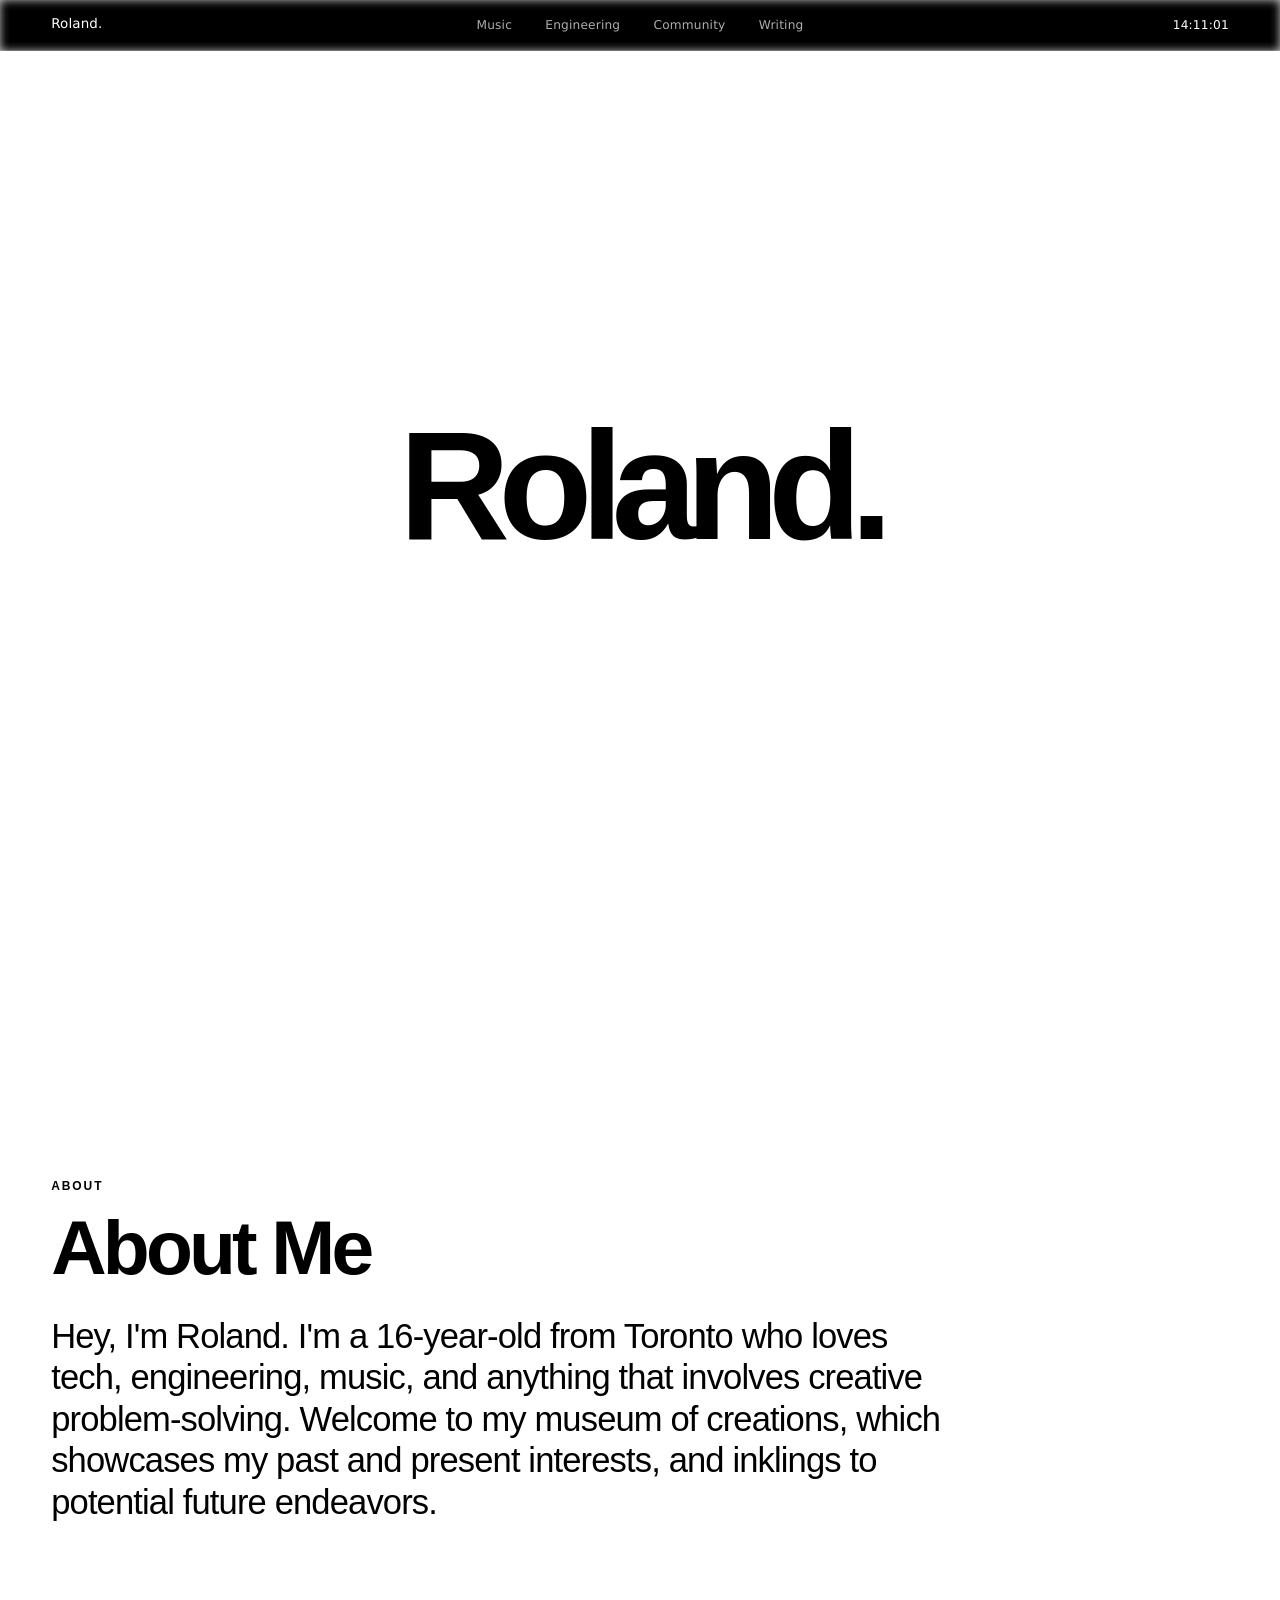
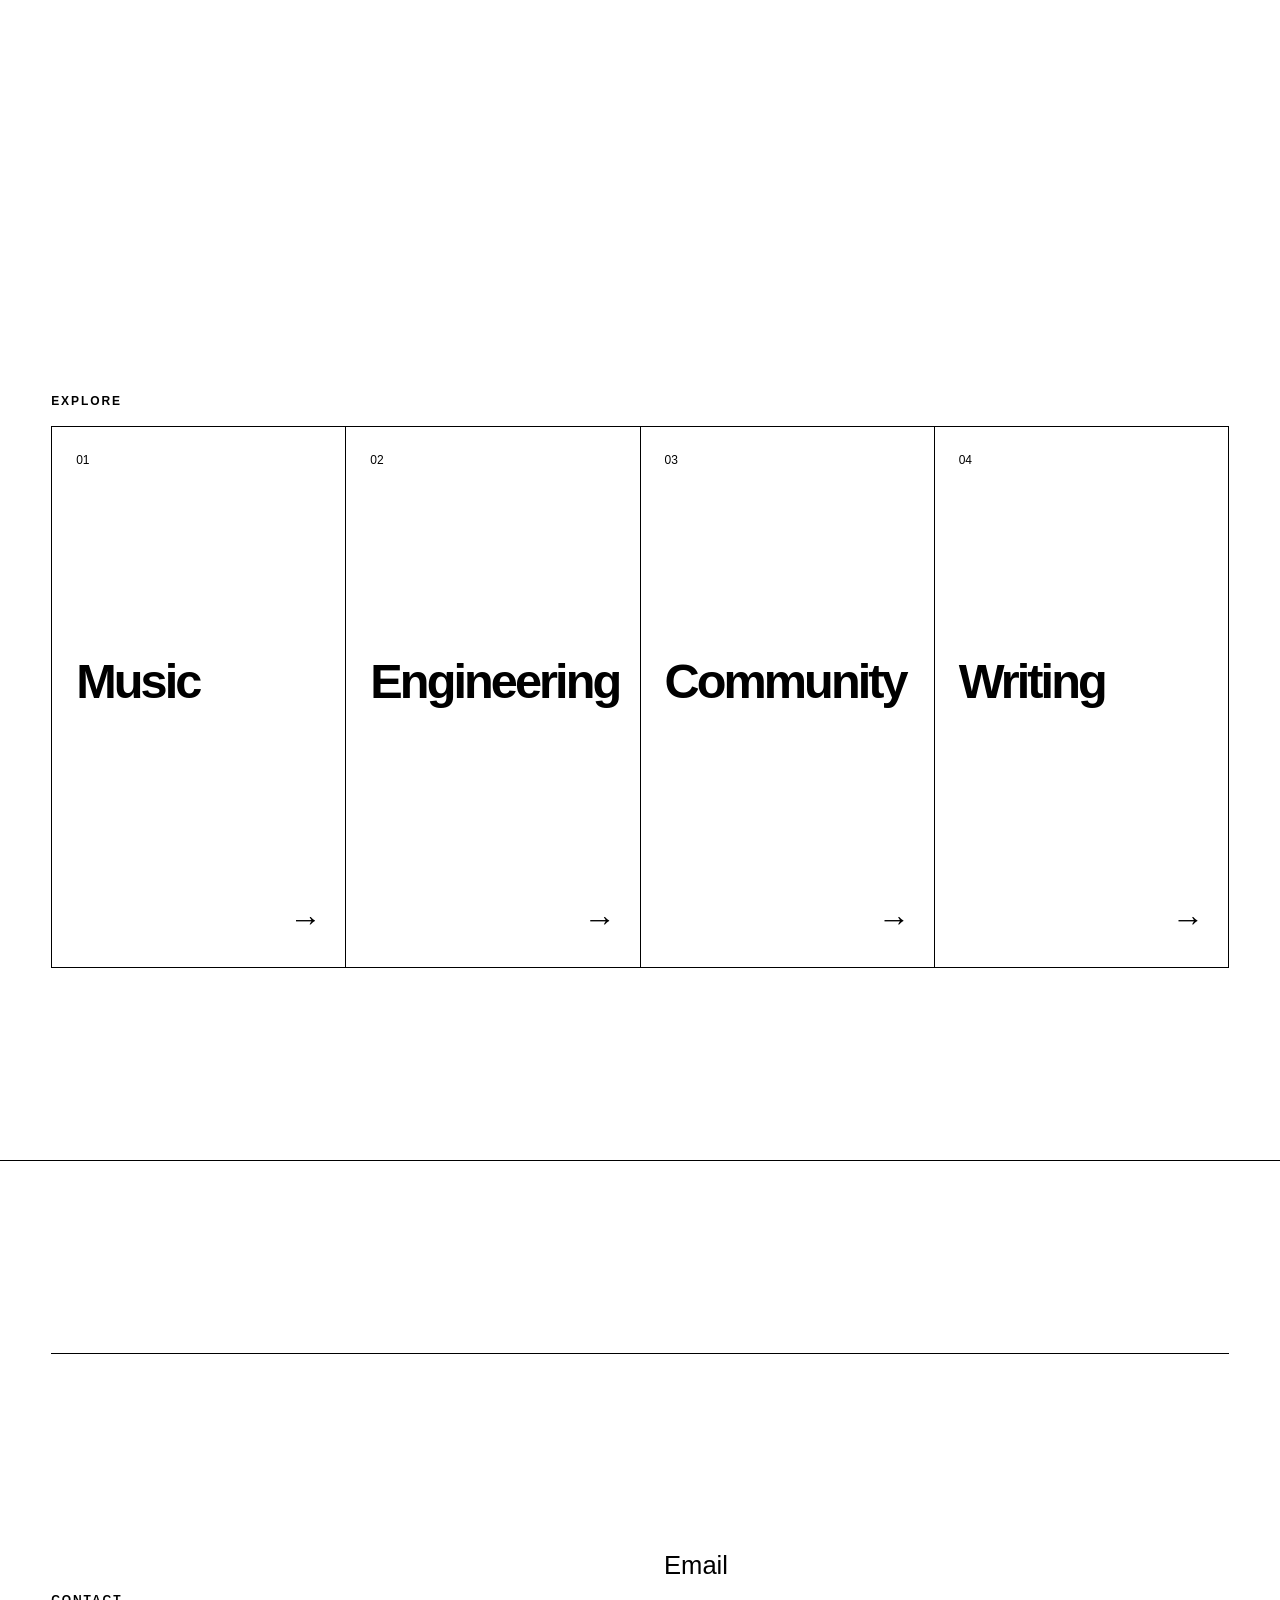
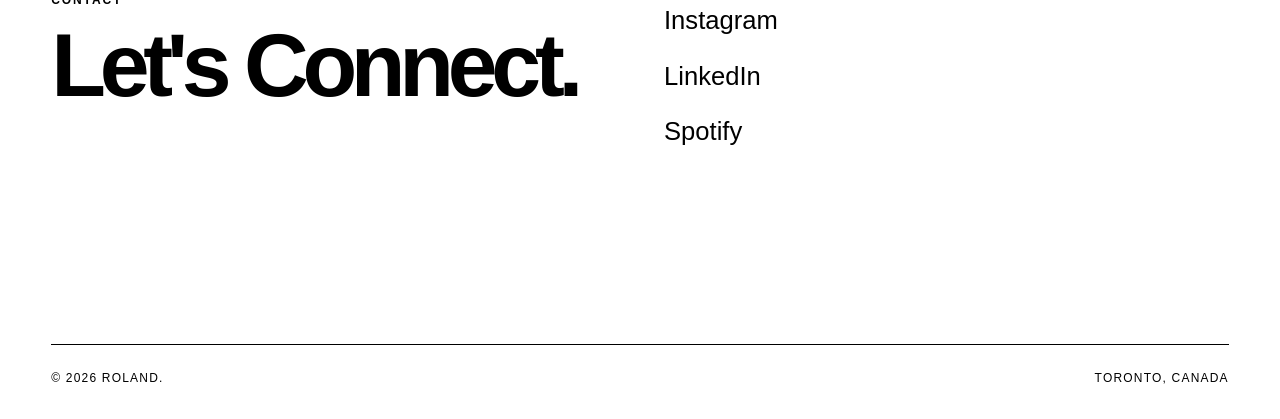
<file: index.html>
<!DOCTYPE html>
<html lang="en">
<head>
    <meta charset="UTF-8" />

    <!--
        Makes the layout responsive on phones/tablets.
    -->
    <meta
        name="viewport"
        content="width=device-width, initial-scale=1.0"
    />

    <meta
        name="description"
        content="Personal portfolio website"
    />

    <title>Roland. — Portfolio</title>

    <!-- Main stylesheet -->
    <link rel="stylesheet" href="styles.css" />
</head>

<body>

    <!-- =========================================================
         FIXED NAVIGATION
         ========================================================= -->
    <!-- =====================================================
     SITE HEADER
====================================================== -->

<header class="site-header">

    <!--
        Top-left logo / home button.
        Since we're already on the homepage,
        this still links back to index.html.
    -->
    <a
        href="index.html"
        class="site-header__name"
        aria-label="Roland — Home"
    >
        Roland.
    </a>


    <!--
        Center navigation.
    -->
    <nav
        class="site-header__nav"
        aria-label="Primary navigation"
    >

        <a href="music.html">
            Music
        </a>

        <a href="engineering.html">
            Engineering
        </a>

        <a href="community.html">
            Community
        </a>

        <a href="writing.html">
            Writing
        </a>

    </nav>


    <!--
        Your existing script.js can continue updating
        this element with Toronto time.
    -->
    <div
        id="toronto-clock"
        class="site-header__clock"
        aria-label="Current time in Toronto"
    >
        Toronto
    </div>

</header>


    <!-- =========================================================
         MAIN CONTENT
         ========================================================= -->
    <main>

        <!-- =====================================================
             HERO
             ===================================================== -->
        <section
            id="home"
            class="hero"
            aria-labelledby="hero-title"
        >

            <!--
                Cursor image layer.

                JavaScript dynamically creates temporary
                images inside this element when the mouse
                moves across the hero.
            -->
            <div
                id="cursor-pop-layer"
                class="cursor-pop-layer"
                aria-hidden="true"
            ></div>


            <!--
                The large central name.

                JavaScript modifies:
                - opacity
                - blur
                - scale

                as the page scrolls.
            -->
            <div class="hero-name-wrapper">
                <h1 id="hero-title" class="hero-name">
                    Roland.
                </h1>
            </div>

        </section>


        <!-- =====================================================
             ABOUT ME
             ===================================================== -->
        <section
            id="about"
            class="about section-reveal"
            aria-labelledby="about-heading"
        >

            <div class="content-container">

                <p class="section-label">
                    About
                </p>

                <h2 id="about-heading">
                    About Me
                </h2>

                <!--
                    REPLACE THIS TEXT with your actual biography.
                -->
                <p class="about-text">
                    Hey, I'm Roland. I'm a 16-year-old from Toronto who 
                    loves tech, engineering, music, and anything that involves 
                    creative problem-solving. Welcome to my museum of creations, 
                    which showcases my past and present interests, and inklings 
                    to potential future endeavors.
                </p>

            </div>

        </section>


        <!-- =====================================================
             CATEGORY PILLARS
             ===================================================== -->
        <section
            id="categories"
            class="categories"
            aria-labelledby="categories-heading"
        >

            <div class="content-container">

                <p class="section-label">
                    Explore
                </p>

                <h2 id="categories-heading" class="sr-only">
                    Portfolio Categories
                </h2>

                <div class="category-grid">

                    <!-- MUSIC -->
                    <a
                        href="music.html"
                        class="category-card section-reveal"
                        data-category="music"
                    >
                        <span class="category-number">
                            01
                        </span>

                        <span class="category-title">
                            Music
                        </span>

                        <span class="category-arrow">
                            →
                        </span>
                    </a>


                    <!-- ENGINEERING -->
                    <a
                        href="engineering.html"
                        class="category-card section-reveal"
                        data-category="engineering"
                    >
                        <span class="category-number">
                            02
                        </span>

                        <span class="category-title">
                            Engineering
                        </span>

                        <span class="category-arrow">
                            →
                        </span>
                    </a>


                    <!-- COMMUNITY -->
                    <a
                        href="community.html"
                        class="category-card section-reveal"
                        data-category="community"
                    >
                        <span class="category-number">
                            03
                        </span>

                        <span class="category-title">
                            Community
                        </span>

                        <span class="category-arrow">
                            →
                        </span>
                    </a>


                    <!-- WRITING -->
                    <a
                        href="writing.html"
                        class="category-card section-reveal"
                        data-category="writing"
                    >
                        <span class="category-number">
                            04
                        </span>

                        <span class="category-title">
                            Writing
                        </span>

                        <span class="category-arrow">
                            →
                        </span>
                    </a>

                </div>

            </div>

        </section>


        <!-- =====================================================
             FOOTER
             ===================================================== -->
        <footer class="site-footer">

            <div class="content-container">

                <!-- =================================================
                     PHOTO GALLERY
                     ================================================= -


                =================================================
                     CONTACT
                     ================================================= -->
                <section
                    class="contact-section"
                    aria-labelledby="contact-heading"
                >

                    <div>
                        <p class="section-label">
                            Contact
                        </p>

                        <h2 id="contact-heading">
                            Let's Connect.
                        </h2>
                    </div>


                    <div class="contact-links">

                        <!--
                            Replace these placeholder links
                            with your actual contact information.
                        -->

                        <a
                            href="mailto:rolandding1007@gmail.com"
                            class="contact-link"
                        >
                            Email
                        </a>

                        <a
                            href="https://www.instagram.com/_r014nd_/"
                            target="_blank"
                            rel="noopener noreferrer"
                            class="contact-link"
                        >
                            Instagram
                        </a>

                        <a
                            href="https://www.linkedin.com/in/roland-ding-085025352/"
                            target="_blank"
                            rel="noopener noreferrer"
                            class="contact-link"
                        >
                            LinkedIn
                        </a>

                        <a
                            href="https://open.spotify.com/artist/5dKHX4kZrWJDdj8Nybg2la?si=z5fyQTNGR42-eQhkdFoxZQ"
                            target="_blank"
                            rel="noopener noreferrer"
                            class="contact-link"
                        >
                            Spotify
                        </a>

                    </div>

                </section>


                <!-- =================================================
                     COPYRIGHT / FOOTER META
                     ================================================= -->
                <div class="footer-bottom">

                    <span>
                        © <span id="current-year"></span> Roland.
                    </span>

                    <span>
                        Toronto, Canada
                    </span>

                </div>

            </div>

        </footer>

    </main>


    <!-- Main JavaScript -->
    <script src="script.js"></script>

</body>
</html>
</file>
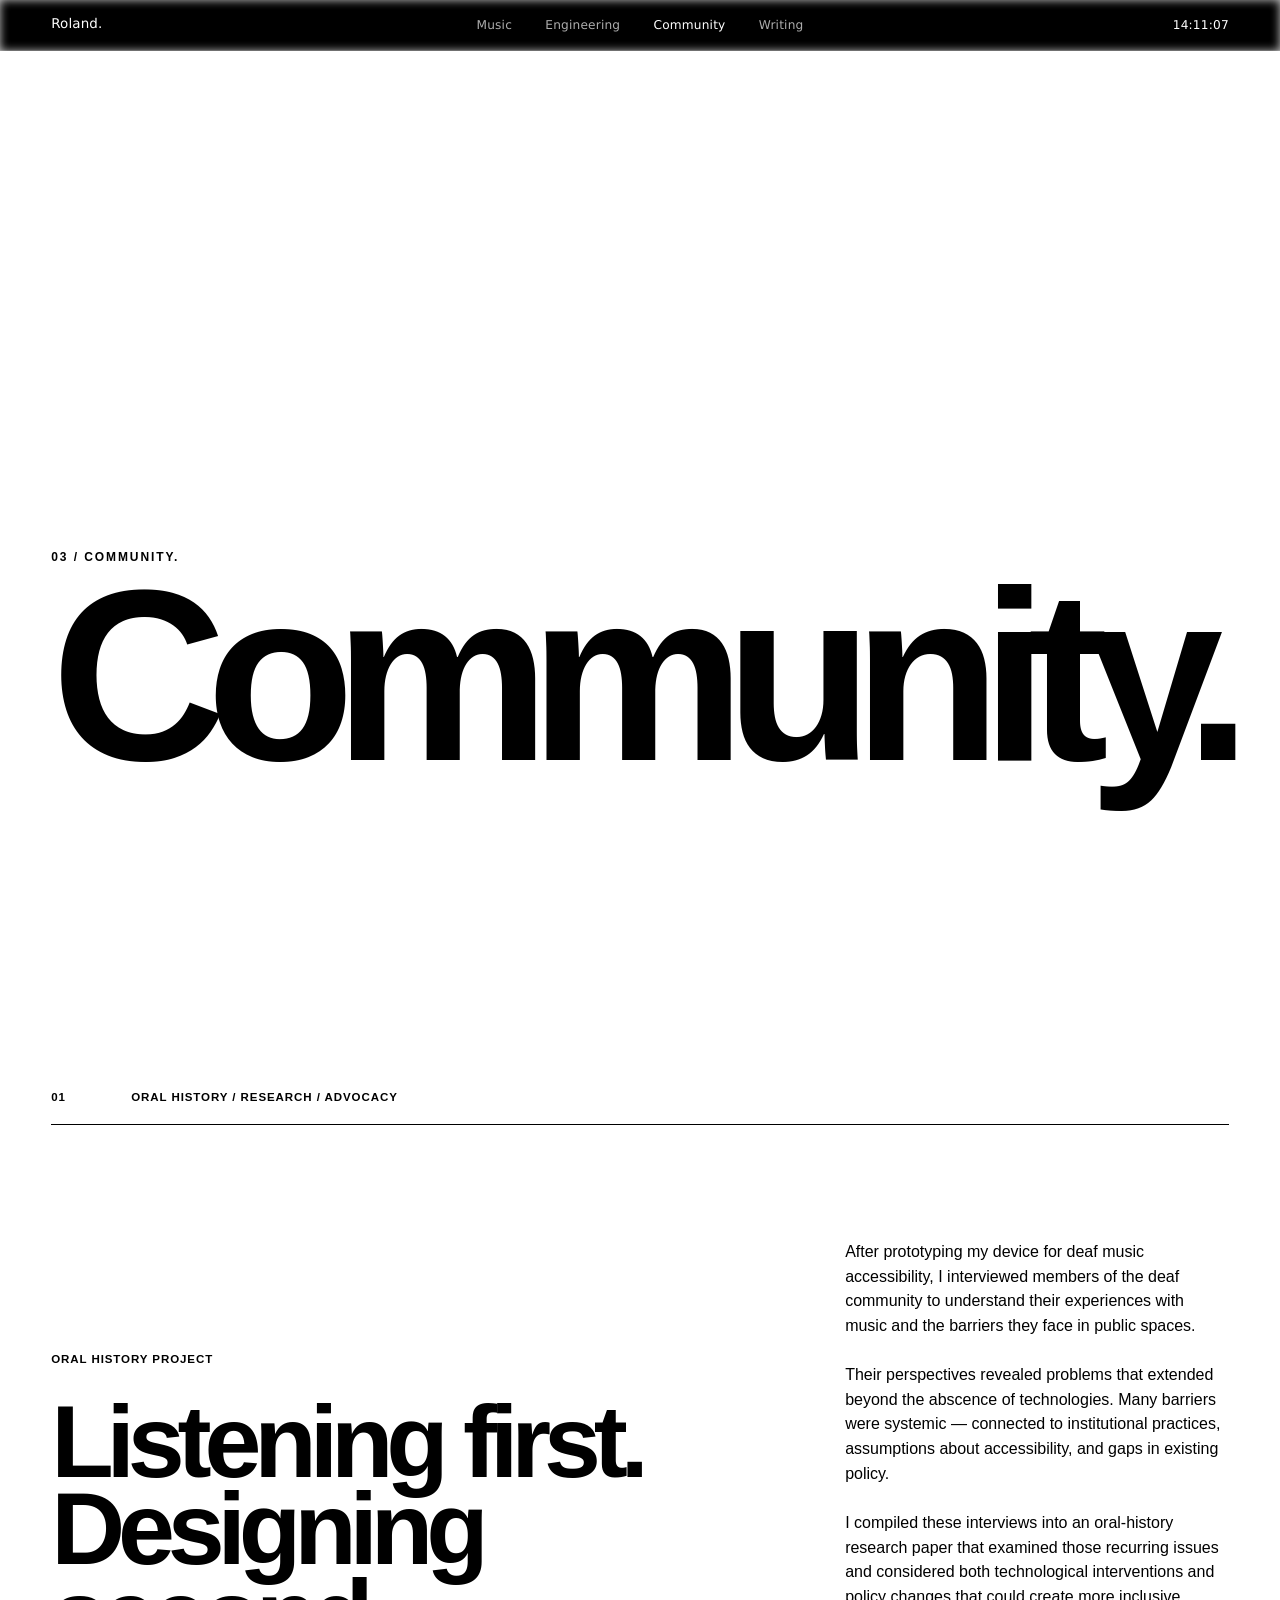
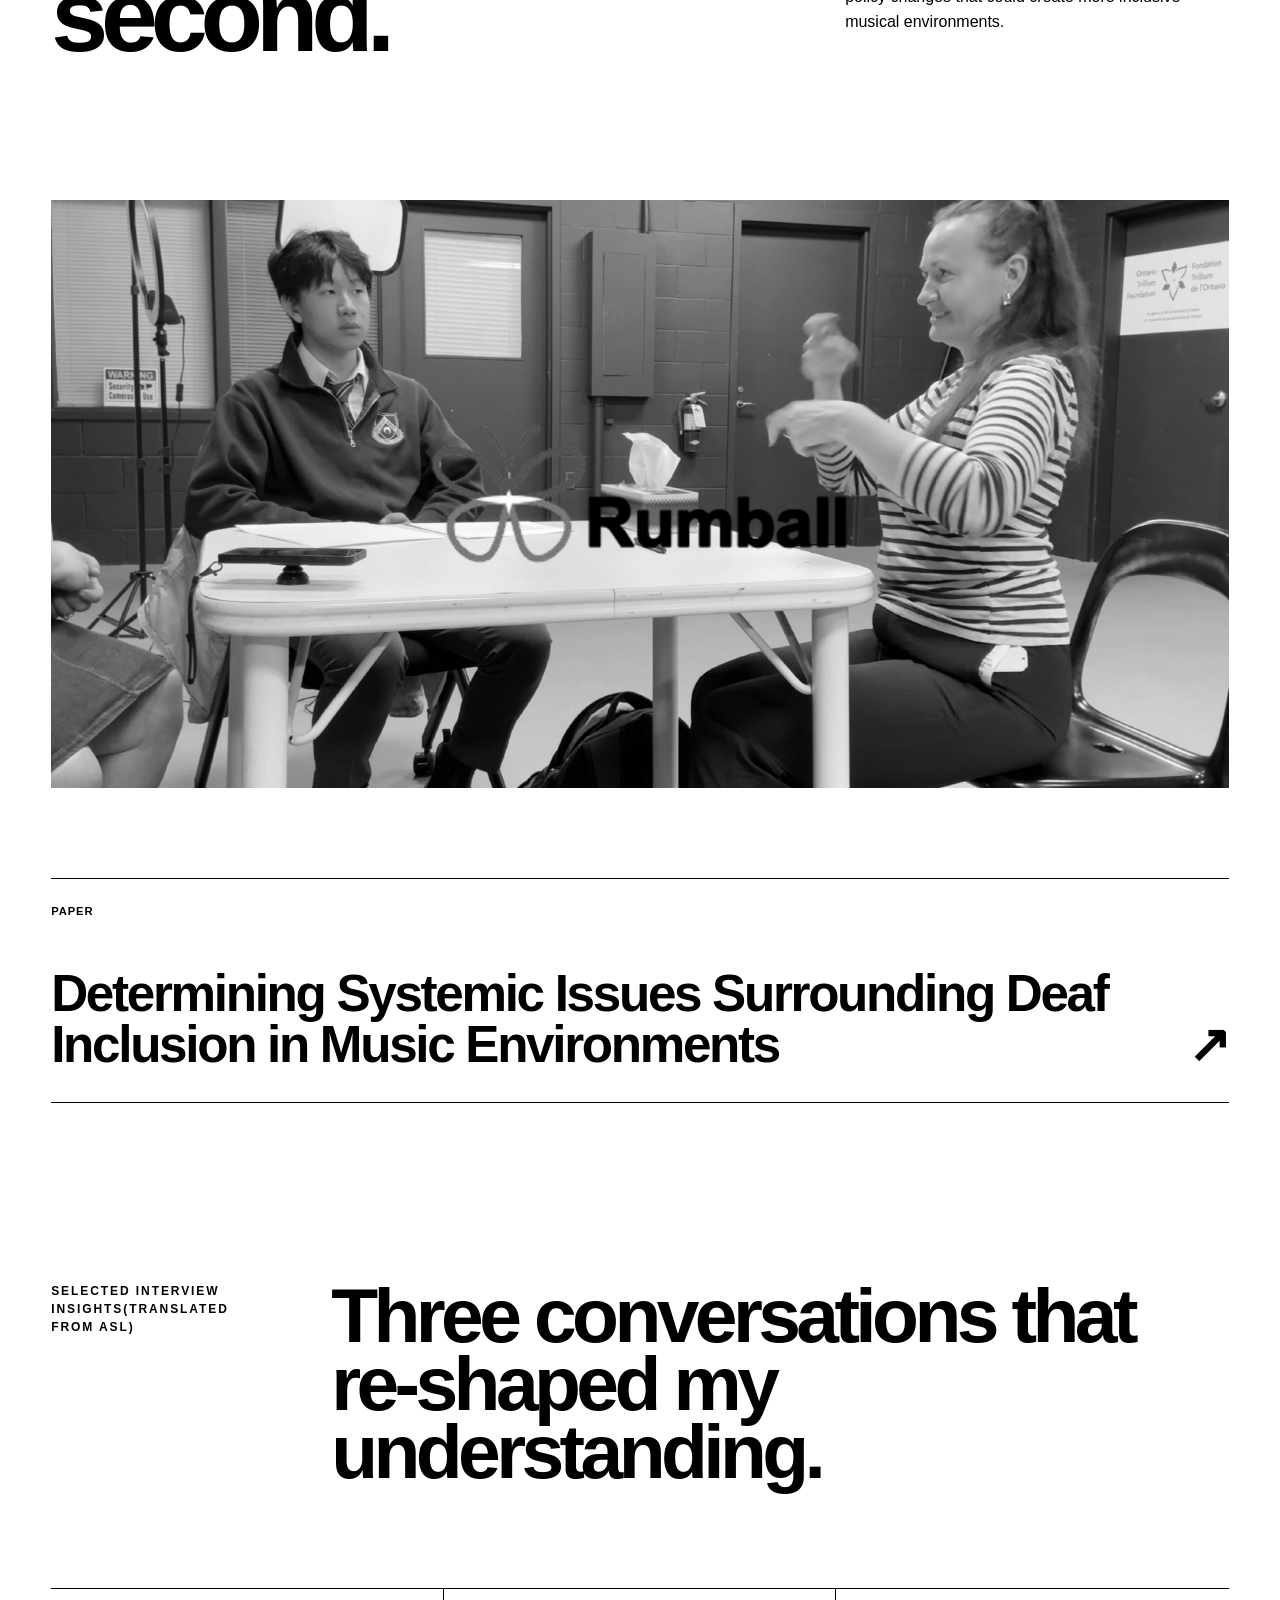
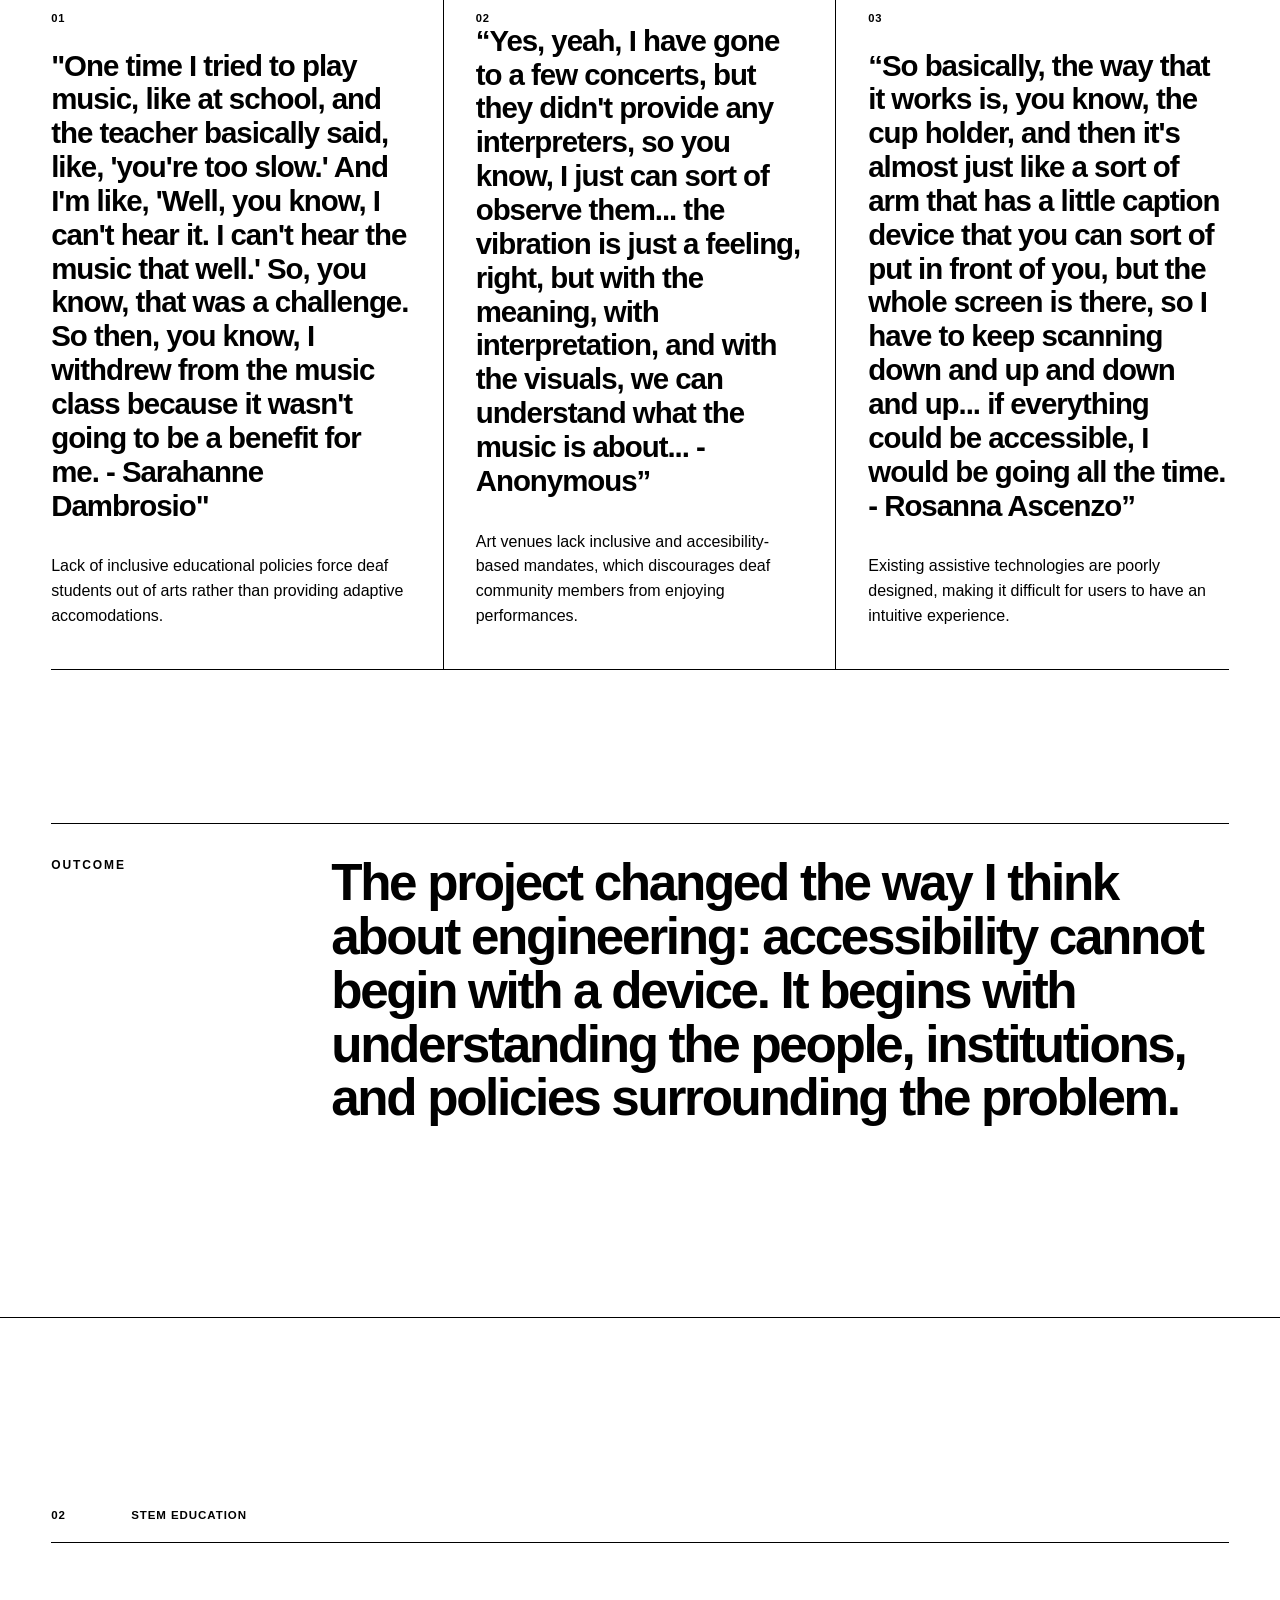
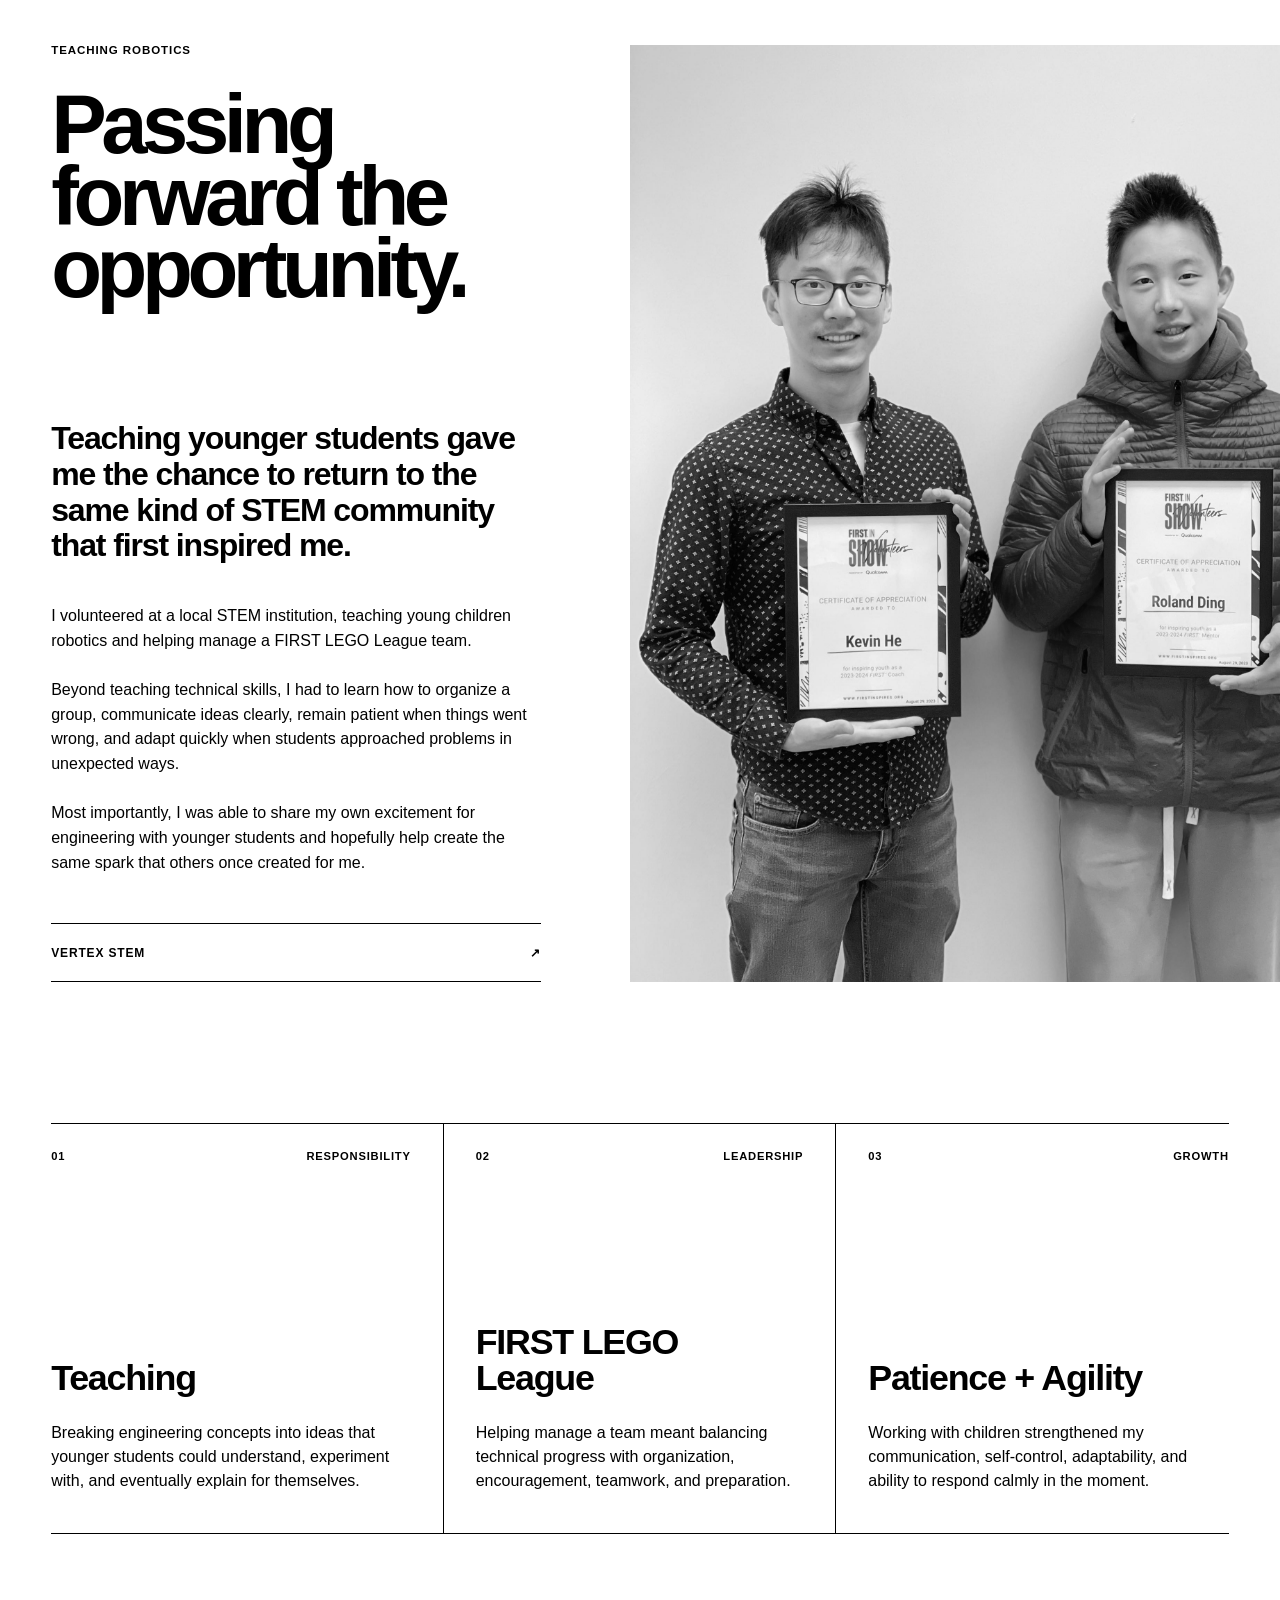
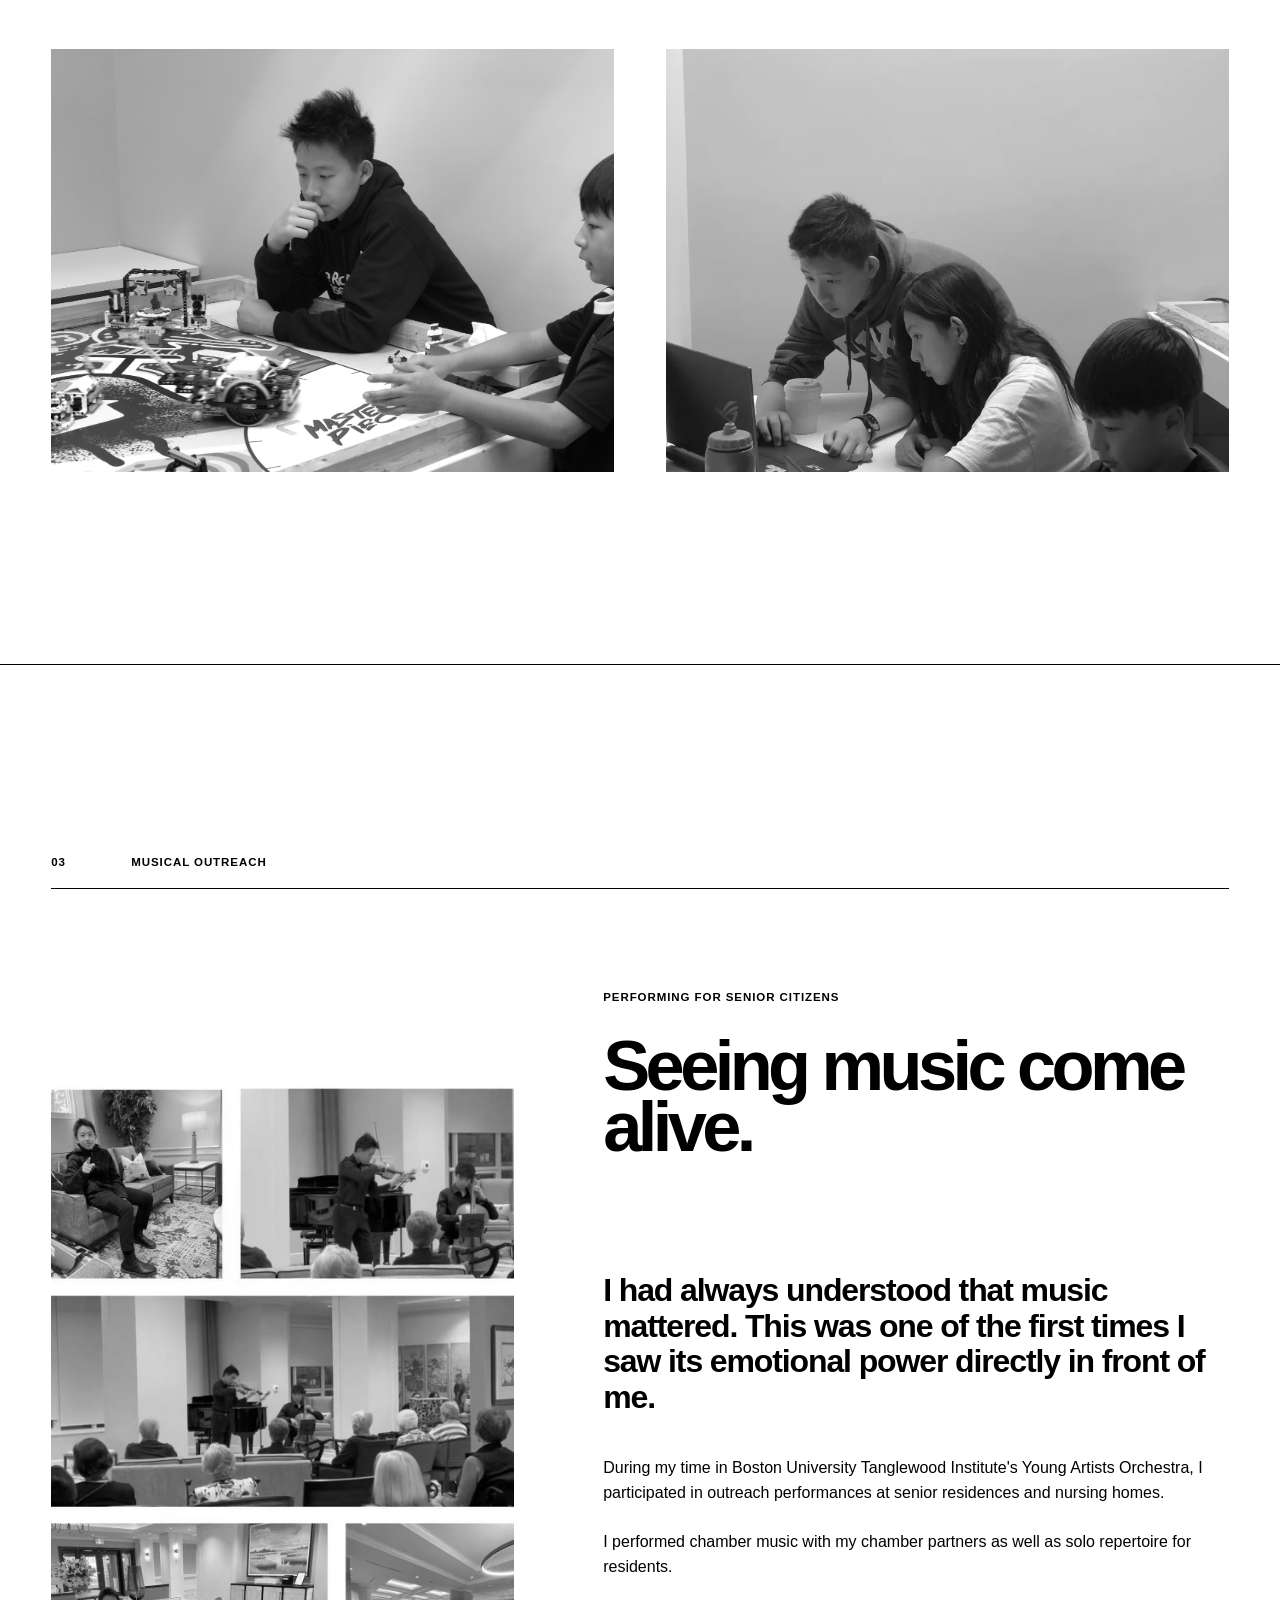
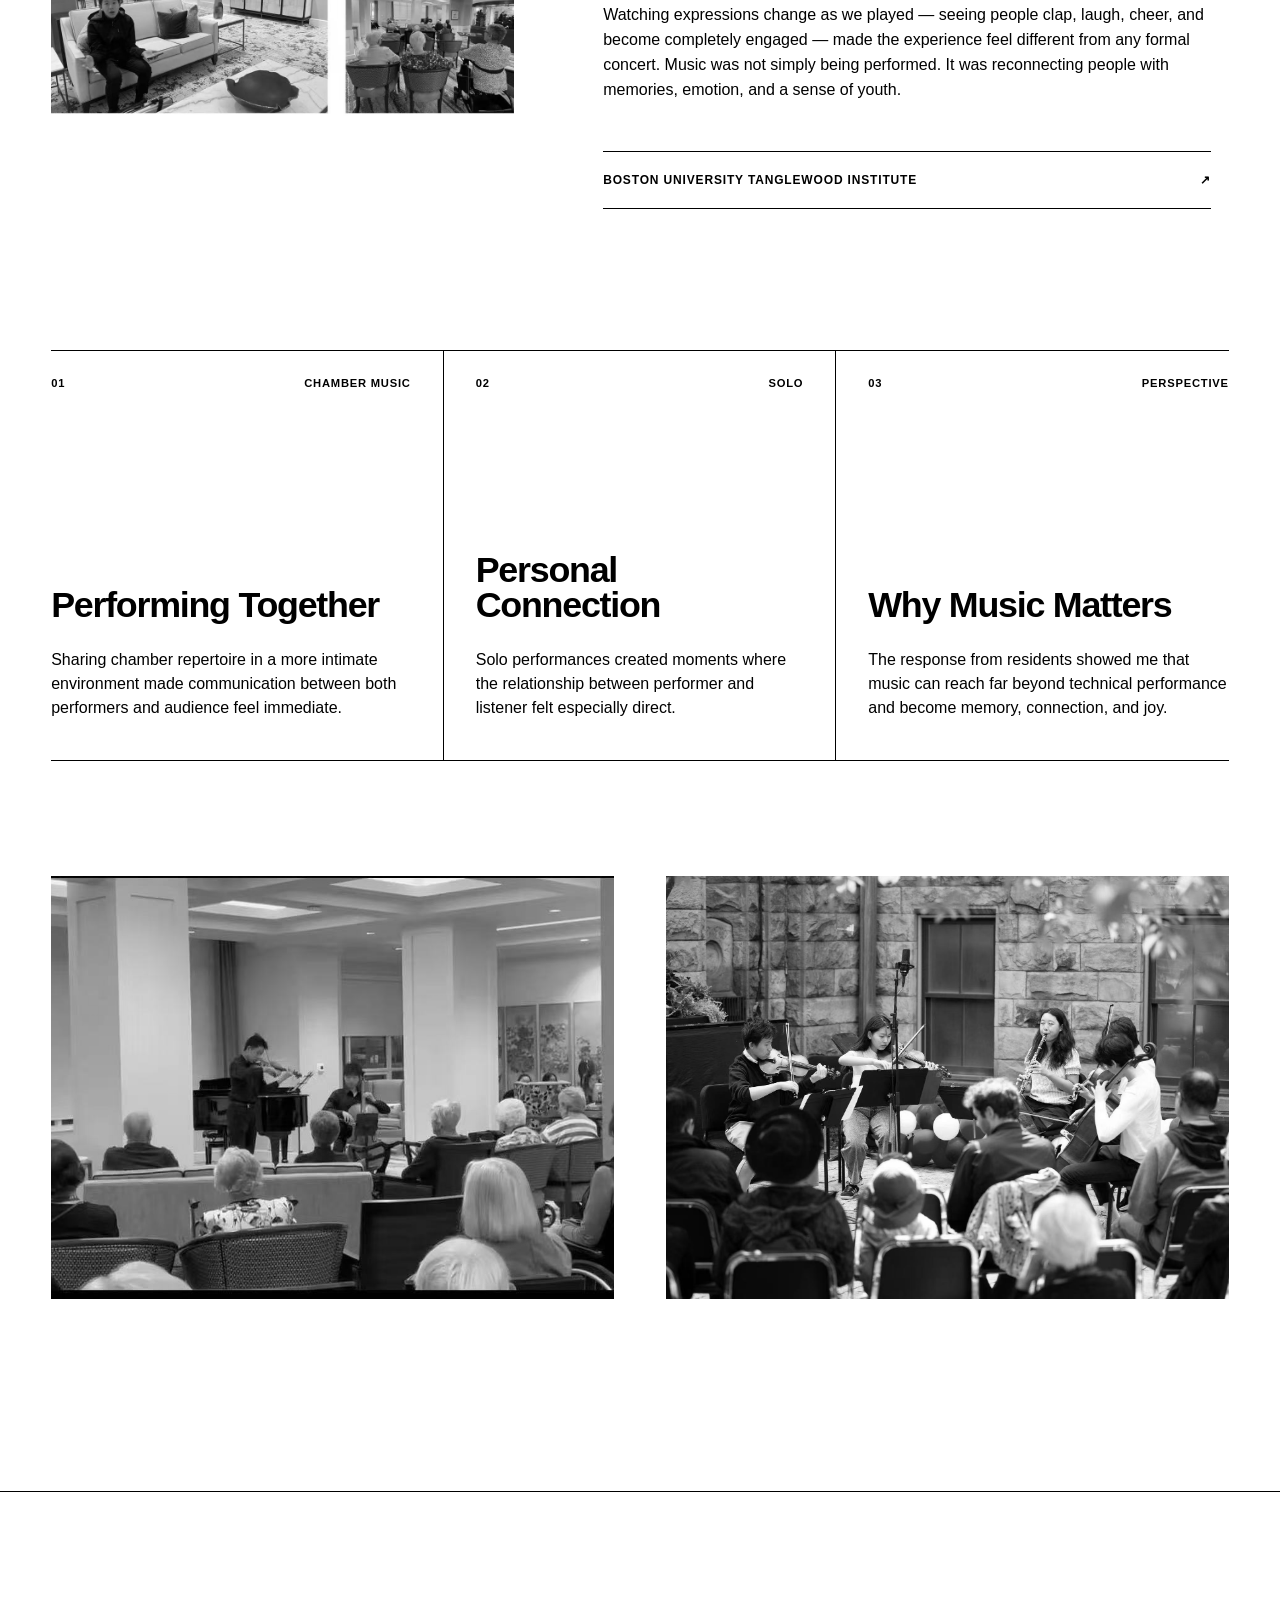
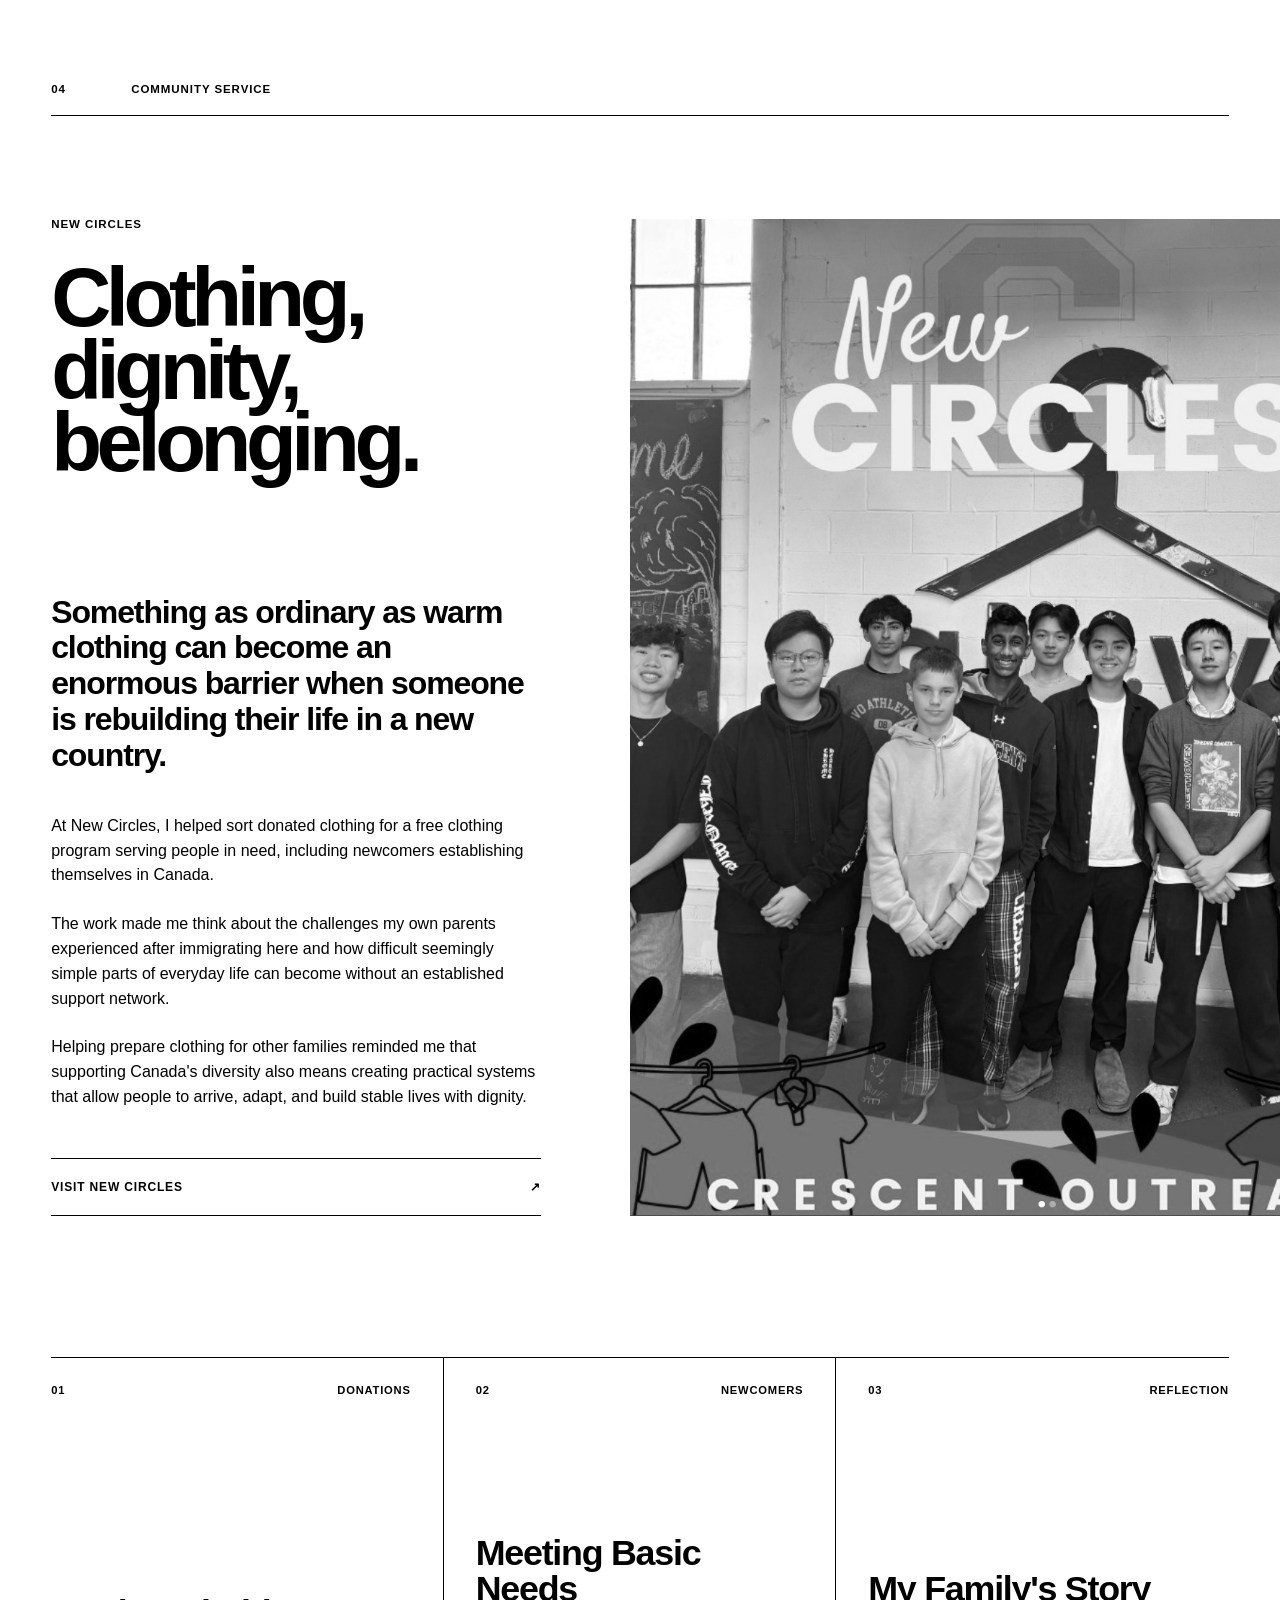
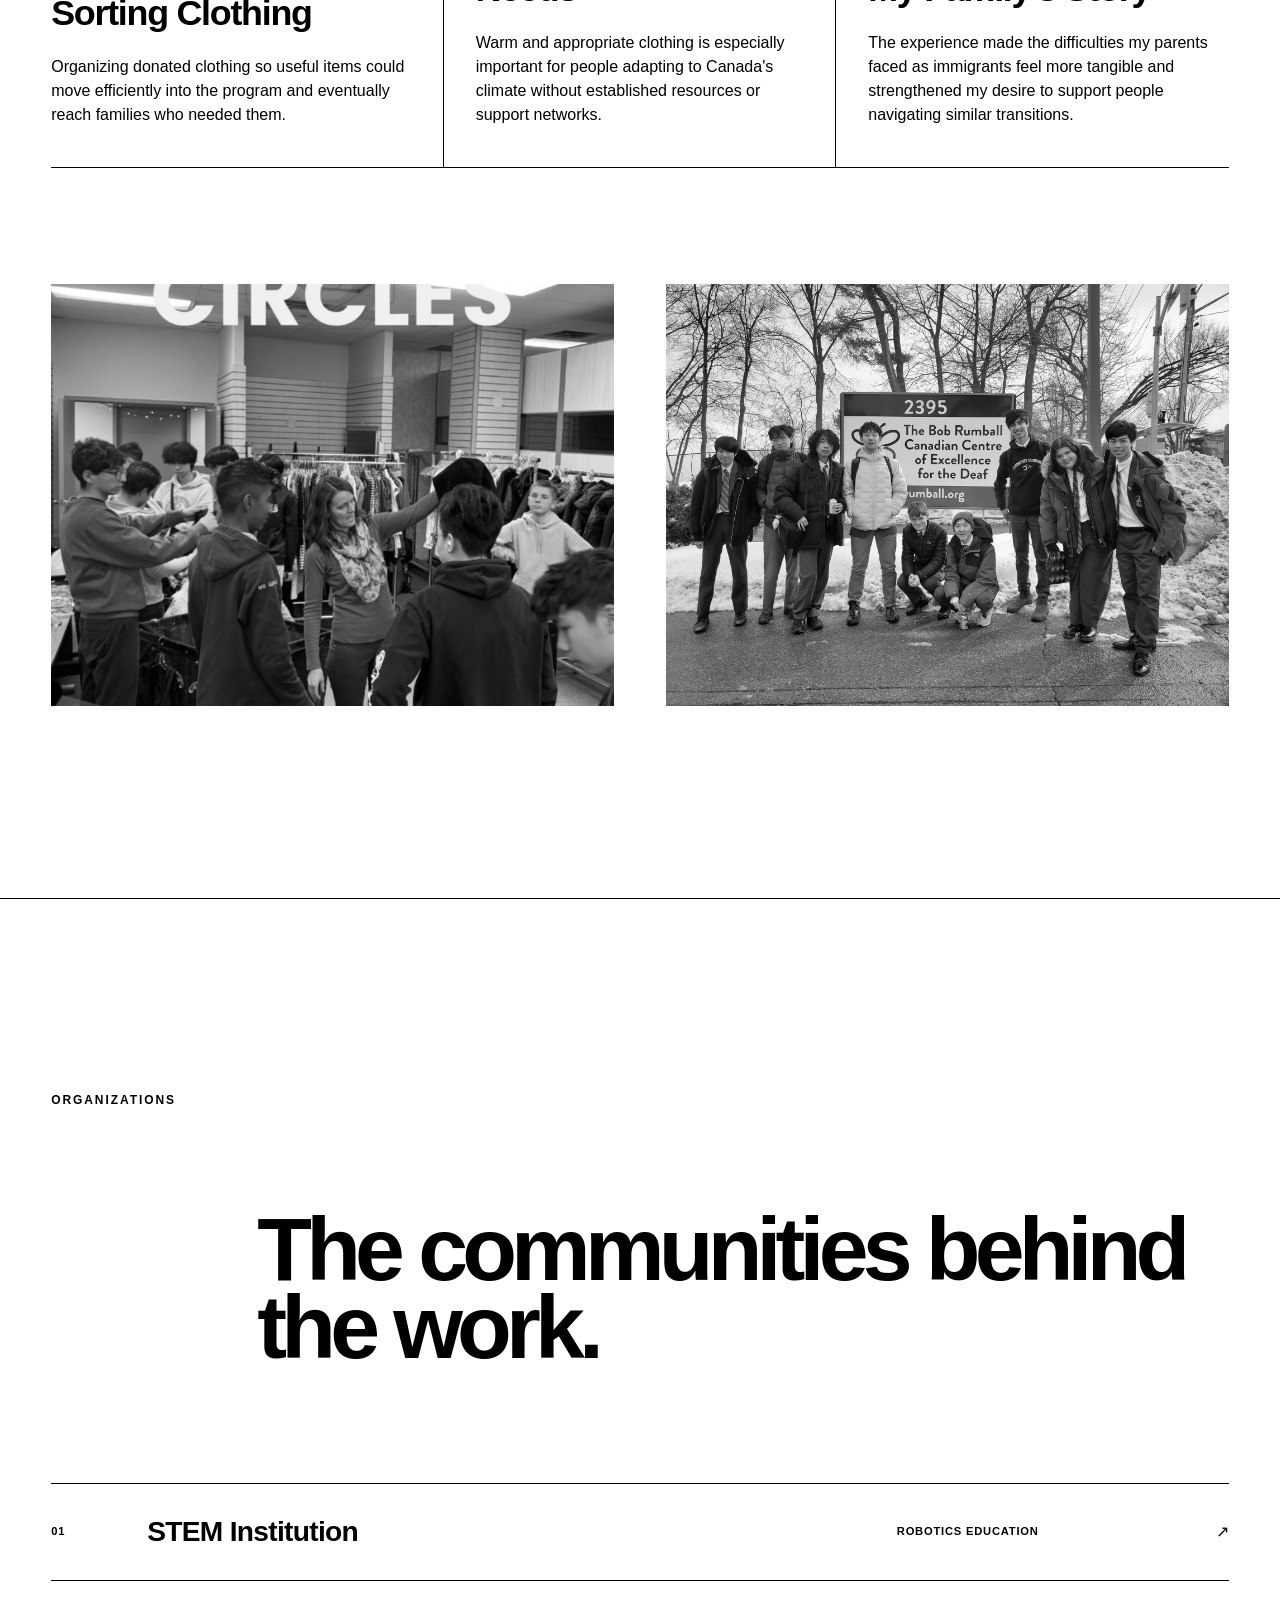
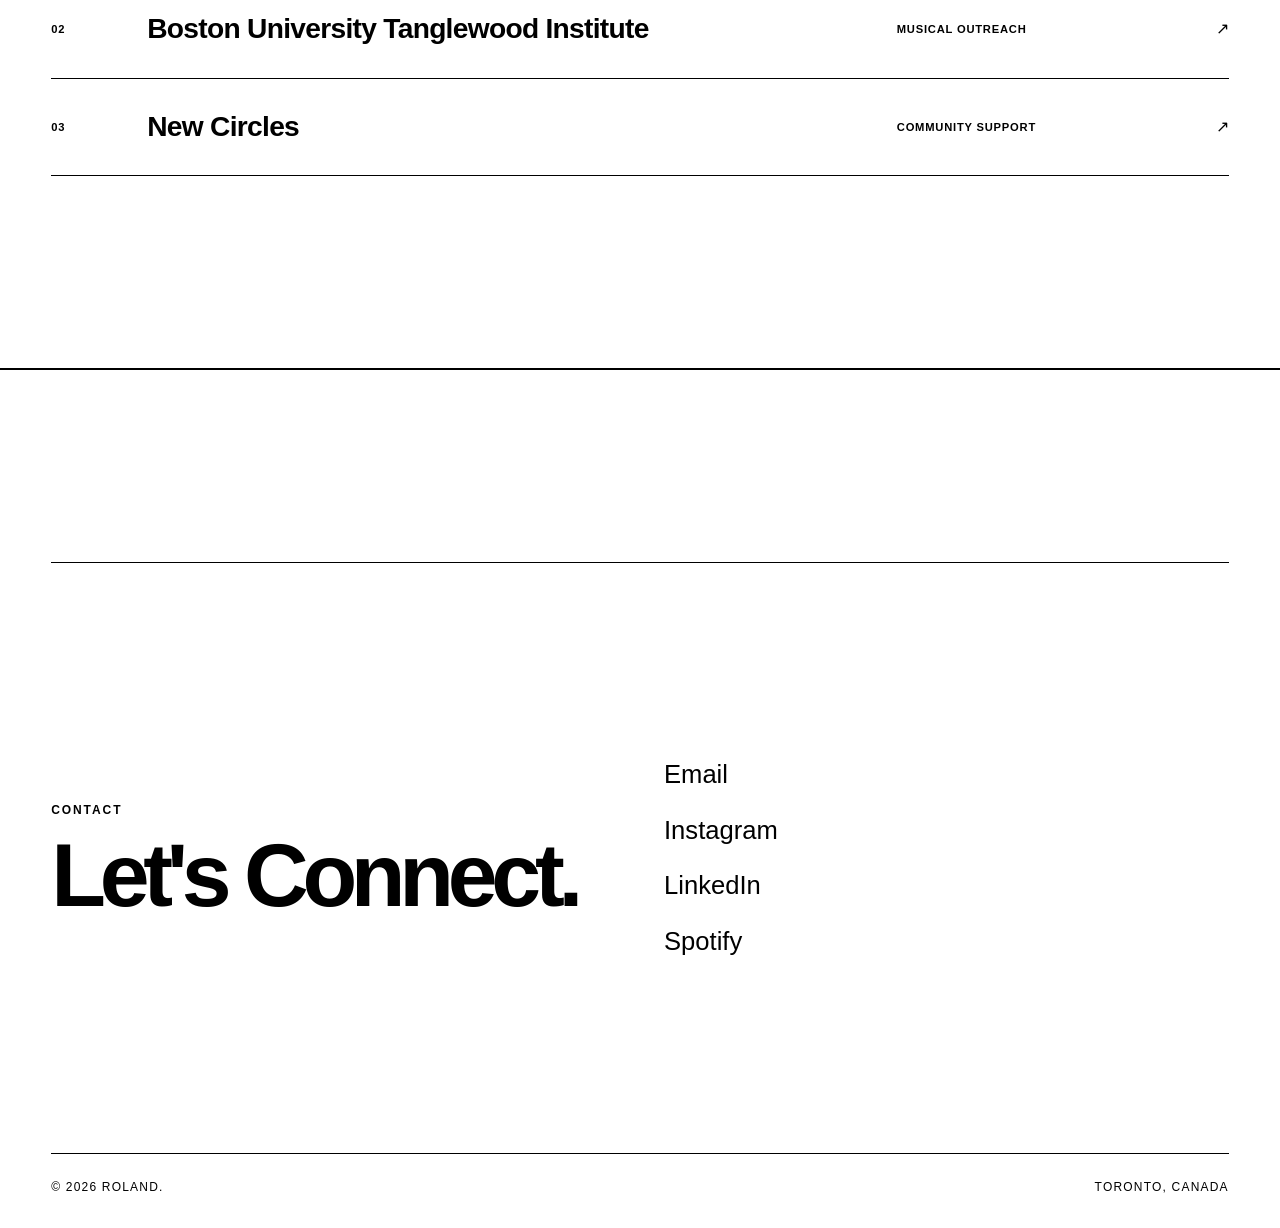
<file: community.html>
<!DOCTYPE html>
<html lang="en">

<head>
    <meta charset="UTF-8">

    <meta
        name="viewport"
        content="width=device-width, initial-scale=1.0"
    >

    <meta
        name="description"
        content="Community work by Roland — STEM education, musical outreach, and service."
    >

    <title>Community — Roland.</title>

    <link
        rel="stylesheet"
        href="styles.css"
    >
</head>


<body class="community-page">


    <!-- =====================================================
         GLOBAL HEADER
    ====================================================== -->

    <header class="site-header">

        <a
            href="index.html"
            class="site-header__name"
            aria-label="Roland — Home"
        >
            Roland.
        </a>


        <nav
            class="site-header__nav"
            aria-label="Primary navigation"
        >

            <a href="music.html">
                Music
            </a>

            <a href="engineering.html">
                Engineering
            </a>

            <a
                href="community.html"
                aria-current="page"
            >
                Community
            </a>

            <a href="writing.html">
                Writing
            </a>

        </nav>


        <div
            id="toronto-clock"
            class="site-header__clock"
            aria-label="Current time in Toronto"
        >
            Toronto
        </div>

    </header>



    <main class="community-main">


        <!-- =================================================
             HERO
        ================================================== -->

         <section class="music-hero" aria-labelledby="music-page-title">
            <div class="content-container">

                <div class="music-hero-inner section-reveal">

                    <p class="section-label">
                        03 / Community.
                    </p>

                    <h1 id="music-page-title">
                    Community.
                    </h1>

                </div>

            </div>
        </section>

        <!-- =================================================
     00 — ORAL HISTORY PROJECT
================================================== -->

<section
    class="community-oral-history section-reveal"
    aria-labelledby="oral-history-title"
>

    <div class="content-container">


        <!-- =================================================
             SECTION HEADER
        ================================================== -->

        <div class="community-section-header">

            <span>01</span>

            <span>
                Oral History / Research / Advocacy
            </span>

        </div>



        <!-- =================================================
             LARGE INTRO
        ================================================== -->

        <div class="community-oral-history-intro">


            <div class="community-oral-history-heading">

                <p class="community-kicker">
                    Oral History Project
                </p>


                <h2 id="oral-history-title">
                    Listening first.
                    <br>
                    Designing second.
                </h2>

            </div>



            <div class="community-oral-history-copy">

                <p>
                    After prototyping my device for deaf music accessibility,
                    I interviewed members of the deaf community to understand their
                    experiences with music and the barriers they face in public spaces.
                </p>

                <p>
                    Their perspectives revealed problems that extended
                    beyond the abscence of technologies. Many barriers were
                    systemic — connected to institutional practices,
                    assumptions about accessibility, and gaps in
                    existing policy.
                </p>

                <p>
                    I compiled these interviews into an oral-history
                    research paper that examined those recurring
                    issues and considered both technological
                    interventions and policy changes that could create
                    more inclusive musical environments.
                </p>

            </div>

        </div>



        <!-- =================================================
             LARGE IMAGE
        ================================================== -->

        <figure class="community-oral-history-media">

            <img
                src="images/community-oral-history-main.jpg"
                alt="Oral history and deaf accessibility research project"
                loading="lazy"
            >

        </figure>



        <!-- =================================================
             PAPER LINK
        ================================================== -->

        <a
            href="#"
            class="community-paper-link"
            target="_blank"
            rel="noopener noreferrer"
        >

            <div class="community-paper-link-label">
                Paper
            </div>


            <div class="community-paper-link-title">

                <span>
                    Determining Systemic Issues Surrounding
                    Deaf Inclusion in Music Environments
                </span>

                <span aria-hidden="true">
                    ↗
                </span>

            </div>

        </a>



        <!-- =================================================
             INTERVIEW ANECDOTES
        ================================================== -->

        <div class="community-anecdotes-heading">

            <p class="section-label">
                Selected Interview Insights(Translated from ASL)
            </p>


            <h3>
                Three conversations
                that re-shaped my understanding.
            </h3>

        </div>



        <div class="community-anecdote-grid">


            <!-- ANECDOTE 01 -->

            <article class="community-anecdote-card">

                <div class="community-anecdote-meta">

                    <span>
                        01
                    </span>

                    
                </div>


                <div class="community-anecdote-content">

                    <p class="community-anecdote-quote">
                        "One time I tried to play music, like at school, and the teacher basically said, like, 'you're too slow.' And I'm like, 'Well, you know, I can't hear it. I can't hear the music that well.' So, you know, that was a challenge. So then, you know, I withdrew from the music class because it wasn't going to be a benefit for me. - Sarahanne Dambrosio"
                    </p>


                    <p>
                        Lack of inclusive educational policies force deaf students out of arts rather than providing adaptive accomodations.
                    </p>

                </div>

            </article>



            <!-- ANECDOTE 02 -->

            <article class="community-anecdote-card">

                <div class="community-anecdote-meta">

                    <span>
                        02
                    </span>

                </div>


                <div class="community-anecdote-content">

                    <p class="community-anecdote-quote">
                        “Yes, yeah, I have gone to a few concerts, but they didn't provide any interpreters, so you know, I just can sort of observe them... the vibration is just a feeling, right, but with the meaning, with interpretation, and with the visuals, we can understand what the music is about... - Anonymous”
                    </p>


                    <p>
                        Art venues lack inclusive and accesibility-based mandates, which discourages deaf community members from enjoying performances.
                    </p>

                </div>

            </article>



            <!-- ANECDOTE 03 -->

            <article class="community-anecdote-card">

                <div class="community-anecdote-meta">

                    <span>
                        03
                    </span>
                </div>


                <div class="community-anecdote-content">

                    <p class="community-anecdote-quote">
                        “So basically, the way that it works is, you know, the cup holder, and then it's almost just like a sort of arm that has a little caption device that you can sort of put in front of you, but the whole screen is there, so I have to keep scanning down and up and down and up... if everything could be accessible, I would be going all the time. - Rosanna Ascenzo”
                    </p>


                    <p>
                        Existing assistive technologies are poorly designed, making it difficult for users to have an intuitive experience.
                    </p>

                </div>

            </article>

        </div>



        <!-- =================================================
             OUTCOME
        ================================================== -->

        <div class="community-oral-history-outcome">

            <p class="section-label">
                Outcome
            </p>


            <p>
                The project changed the way I think about engineering:
                accessibility cannot begin with a device. It begins
                with understanding the people, institutions, and
                policies surrounding the problem.
            </p>

        </div>

    </div>

</section>



        <!-- =================================================
             02 — TEACHING ROBOTICS
        ================================================== -->

        <section
            class="community-experience section-reveal"
            aria-labelledby="robotics-community-title"
        >

            <div class="content-container">


                <div class="community-section-header">

                    <span>02</span>

                    <span>
                        STEM Education
                    </span>

                </div>



                <div class="community-feature-grid">


                    <!-- TEXT -->

                    <div class="community-feature-copy">

                        <div>

                            <p class="community-kicker">
                                Teaching Robotics
                            </p>


                            <h2 id="robotics-community-title">
                                Passing forward
                                the opportunity.
                            </h2>

                        </div>


                        <div class="community-feature-body">

                            <p class="community-lead">
                                Teaching younger students gave me
                                the chance to return to the same kind
                                of STEM community that first inspired me.
                            </p>


                            <p>
                                I volunteered at a local STEM institution,
                                teaching young children robotics and helping
                                manage a FIRST LEGO League team.
                            </p>


                            <p>
                                Beyond teaching technical skills, I had to
                                learn how to organize a group, communicate
                                ideas clearly, remain patient when things
                                went wrong, and adapt quickly when students
                                approached problems in unexpected ways.
                            </p>


                            <p>
                                Most importantly, I was able to share my own
                                excitement for engineering with younger
                                students and hopefully help create the same
                                spark that others once created for me.
                            </p>


                            <a
                                href="https://vertexstem.ca"
                                target="_blank"
                                rel="noopener noreferrer"
                                class="community-organization-link"
                            >

                                <span>
                                    Vertex Stem
                                </span>

                                <span aria-hidden="true">
                                    ↗
                                </span>

                            </a>

                        </div>

                    </div>



                    <!-- IMAGE -->

                    <figure class="community-feature-media">

                        <img
                            src="images/community-robotics-main.jpg"
                            alt="Teaching robotics to younger students"
                            loading="lazy"
                        >

                    </figure>

                </div>



                <!-- SMALLER DETAIL SECTIONS -->

                <div class="community-detail-grid">


                    <article class="community-detail-card">

                        <div class="community-detail-card-meta">

                            <span>
                                01
                            </span>

                            <span>
                                Responsibility
                            </span>

                        </div>


                        <div>

                            <h3>
                                Teaching
                            </h3>

                            <p>
                                Breaking engineering concepts into ideas
                                that younger students could understand,
                                experiment with, and eventually explain
                                for themselves.
                            </p>

                        </div>

                    </article>



                    <article class="community-detail-card">

                        <div class="community-detail-card-meta">

                            <span>
                                02
                            </span>

                            <span>
                                Leadership
                            </span>

                        </div>


                        <div>

                            <h3>
                                FIRST LEGO League
                            </h3>

                            <p>
                                Helping manage a team meant balancing
                                technical progress with organization,
                                encouragement, teamwork, and preparation.
                            </p>

                        </div>

                    </article>



                    <article class="community-detail-card">

                        <div class="community-detail-card-meta">

                            <span>
                                03
                            </span>

                            <span>
                                Growth
                            </span>

                        </div>


                        <div>

                            <h3>
                                Patience + Agility
                            </h3>

                            <p>
                                Working with children strengthened my
                                communication, self-control, adaptability,
                                and ability to respond calmly in the moment.
                            </p>

                        </div>

                    </article>

                </div>



                <div class="community-supporting-images">

                    <figure class="community-supporting-media">

                        <img
                            src="images/community-robotics-01.jpg"
                            alt="Robotics education activity"
                            loading="lazy"
                        >

                    </figure>


                    <figure class="community-supporting-media">

                        <img
                            src="images/community-robotics-02.jpg"
                            alt="FIRST LEGO League robotics work"
                            loading="lazy"
                        >

                    </figure>

                </div>

            </div>

        </section>



        <!-- =================================================
             02 — PERFORMING FOR SENIOR CITIZENS
        ================================================== -->

        <section
            class="community-experience section-reveal"
            aria-labelledby="senior-performance-title"
        >

            <div class="content-container">


                <div class="community-section-header">

                    <span>03</span>

                    <span>
                        Musical Outreach
                    </span>

                </div>



                <div
                    class="
                        community-feature-grid
                        community-feature-grid--reverse
                    "
                >


                    <!-- IMAGE -->

                    <figure class="community-feature-media">

                        <img
                            src="images/community-seniors-main.jpg"
                            alt="Performing music during community outreach"
                            loading="lazy"
                        >

                    </figure>



                    <!-- TEXT -->

                    <div class="community-feature-copy">

                        <div>

                            <p class="community-kicker">
                                Performing for Senior Citizens
                            </p>


                            <h2 id="senior-performance-title">
                                Seeing music
                                come alive.
                            </h2>

                        </div>


                        <div class="community-feature-body">

                            <p class="community-lead">
                                I had always understood that music mattered.
                                This was one of the first times I saw its
                                emotional power directly in front of me.
                            </p>


                            <p>
                                During my time in Boston University
                                Tanglewood Institute's Young Artists
                                Orchestra, I participated in outreach
                                performances at senior residences and
                                nursing homes.
                            </p>


                            <p>
                                I performed chamber music with my chamber
                                partners as well as solo repertoire for
                                residents.
                            </p>


                            <p>
                                Watching expressions change as we played —
                                seeing people clap, laugh, cheer, and become
                                completely engaged — made the experience
                                feel different from any formal concert.
                                Music was not simply being performed.
                                It was reconnecting people with memories,
                                emotion, and a sense of youth.
                            </p>


                            <a
                                href="https://www.bu.edu/cfa/tanglewood/"
                                target="_blank"
                                rel="noopener noreferrer"
                                class="community-organization-link"
                            >

                                <span>
                                    Boston University Tanglewood Institute
                                </span>

                                <span aria-hidden="true">
                                    ↗
                                </span>

                            </a>

                        </div>

                    </div>

                </div>



                <!-- SMALLER DETAIL SECTIONS -->

                <div class="community-detail-grid">


                    <article class="community-detail-card">

                        <div class="community-detail-card-meta">

                            <span>
                                01
                            </span>

                            <span>
                                Chamber Music
                            </span>

                        </div>


                        <div>

                            <h3>
                                Performing Together
                            </h3>

                            <p>
                                Sharing chamber repertoire in a more intimate
                                environment made communication between both
                                performers and audience feel immediate.
                            </p>

                        </div>

                    </article>



                    <article class="community-detail-card">

                        <div class="community-detail-card-meta">

                            <span>
                                02
                            </span>

                            <span>
                                Solo
                            </span>

                        </div>


                        <div>

                            <h3>
                                Personal Connection
                            </h3>

                            <p>
                                Solo performances created moments where
                                the relationship between performer and
                                listener felt especially direct.
                            </p>

                        </div>

                    </article>



                    <article class="community-detail-card">

                        <div class="community-detail-card-meta">

                            <span>
                                03
                            </span>

                            <span>
                                Perspective
                            </span>

                        </div>


                        <div>

                            <h3>
                                Why Music Matters
                            </h3>

                            <p>
                                The response from residents showed me that
                                music can reach far beyond technical
                                performance and become memory, connection,
                                and joy.
                            </p>

                        </div>

                    </article>

                </div>



                <div class="community-supporting-images">

                    <figure class="community-supporting-media">

                        <img
                            src="images/community-seniors-01.jpg"
                            alt="Chamber music outreach performance"
                            loading="lazy"
                        >

                    </figure>


                    <figure class="community-supporting-media">

                        <img
                            src="images/community-seniors-02.jpg"
                            alt="Musical outreach performance"
                            loading="lazy"
                        >

                    </figure>

                </div>

            </div>

        </section>



        <!-- =================================================
             03 — NEW CIRCLES
        ================================================== -->

        <section
            class="community-experience section-reveal"
            aria-labelledby="new-circles-title"
        >

            <div class="content-container">


                <div class="community-section-header">

                    <span>04</span>

                    <span>
                        Community Service
                    </span>

                </div>



                <div class="community-feature-grid">


                    <!-- TEXT -->

                    <div class="community-feature-copy">

                        <div>

                            <p class="community-kicker">
                                New Circles
                            </p>


                            <h2 id="new-circles-title">
                                Clothing,
                                dignity,
                                belonging.
                            </h2>

                        </div>


                        <div class="community-feature-body">

                            <p class="community-lead">
                                Something as ordinary as warm clothing
                                can become an enormous barrier when someone
                                is rebuilding their life in a new country.
                            </p>


                            <p>
                                At New Circles, I helped sort donated
                                clothing for a free clothing program
                                serving people in need, including newcomers
                                establishing themselves in Canada.
                            </p>


                            <p>
                                The work made me think about the challenges
                                my own parents experienced after immigrating
                                here and how difficult seemingly simple parts
                                of everyday life can become without an
                                established support network.
                            </p>


                            <p>
                                Helping prepare clothing for other families
                                reminded me that supporting Canada's diversity
                                also means creating practical systems that
                                allow people to arrive, adapt, and build
                                stable lives with dignity.
                            </p>


                            <a
                                href="https://newcircles.ca/"
                                target="_blank"
                                rel="noopener noreferrer"
                                class="community-organization-link"
                            >

                                <span>
                                    Visit New Circles
                                </span>

                                <span aria-hidden="true">
                                    ↗
                                </span>

                            </a>

                        </div>

                    </div>



                    <!-- IMAGE -->

                    <figure class="community-feature-media">

                        <img
                            src="images/community-newcircles-main.jpg"
                            alt="Volunteering with clothing donations at New Circles"
                            loading="lazy"
                        >

                    </figure>

                </div>



                <!-- SMALLER DETAIL SECTIONS -->

                <div class="community-detail-grid">


                    <article class="community-detail-card">

                        <div class="community-detail-card-meta">

                            <span>
                                01
                            </span>

                            <span>
                                Donations
                            </span>

                        </div>


                        <div>

                            <h3>
                                Sorting Clothing
                            </h3>

                            <p>
                                Organizing donated clothing so useful items
                                could move efficiently into the program
                                and eventually reach families who needed them.
                            </p>

                        </div>

                    </article>



                    <article class="community-detail-card">

                        <div class="community-detail-card-meta">

                            <span>
                                02
                            </span>

                            <span>
                                Newcomers
                            </span>

                        </div>


                        <div>

                            <h3>
                                Meeting Basic Needs
                            </h3>

                            <p>
                                Warm and appropriate clothing is especially
                                important for people adapting to Canada's
                                climate without established resources or
                                support networks.
                            </p>

                        </div>

                    </article>



                    <article class="community-detail-card">

                        <div class="community-detail-card-meta">

                            <span>
                                03
                            </span>

                            <span>
                                Reflection
                            </span>

                        </div>


                        <div>

                            <h3>
                                My Family's Story
                            </h3>

                            <p>
                                The experience made the difficulties my
                                parents faced as immigrants feel more
                                tangible and strengthened my desire to
                                support people navigating similar transitions.
                            </p>

                        </div>

                    </article>

                </div>



                <div class="community-supporting-images">

                    <figure class="community-supporting-media">

                        <img
                            src="images/community-newcircles-01.jpg"
                            alt="Clothing donations prepared for sorting"
                            loading="lazy"
                        >

                    </figure>


                    <figure class="community-supporting-media">

                        <img
                            src="images/community-newcircles-02.jpg"
                            alt="Volunteer work at New Circles"
                            loading="lazy"
                        >

                    </figure>

                </div>

            </div>

        </section>



        <!-- =================================================
             ORGANIZATIONS
        ================================================== -->

        <section
            class="community-organizations section-reveal"
            aria-labelledby="organizations-title"
        >

            <div class="content-container">


                <p class="section-label">
                    Organizations
                </p>


                <div class="community-organizations-heading">

                    <h2 id="organizations-title">
                        The communities
                        behind the work.
                    </h2>

                </div>



                <div class="community-organization-list">


                    <!-- Replace # when you give me the
                         STEM institution's actual website -->

                    <a
                        href="https://vertexstem.ca"
                        target="_blank"
                        rel="noopener noreferrer"
                        class="community-organization-row"
                    >

                        <span class="community-organization-number">
                            01
                        </span>

                        <span class="community-organization-name">
                            STEM Institution
                        </span>

                        <span class="community-organization-type">
                            Robotics Education
                        </span>

                        <span aria-hidden="true">
                            ↗
                        </span>

                    </a>



                    <a
                        href="https://www.bu.edu/cfa/tanglewood/"
                        target="_blank"
                        rel="noopener noreferrer"
                        class="community-organization-row"
                    >

                        <span class="community-organization-number">
                            02
                        </span>

                        <span class="community-organization-name">
                            Boston University Tanglewood Institute
                        </span>

                        <span class="community-organization-type">
                            Musical Outreach
                        </span>

                        <span aria-hidden="true">
                            ↗
                        </span>

                    </a>



                    <a
                        href="https://newcircles.ca/"
                        target="_blank"
                        rel="noopener noreferrer"
                        class="community-organization-row"
                    >

                        <span class="community-organization-number">
                            03
                        </span>

                        <span class="community-organization-name">
                            New Circles
                        </span>

                        <span class="community-organization-type">
                            Community Support
                        </span>

                        <span aria-hidden="true">
                            ↗
                        </span>

                    </a>

                </div>

            </div>

        </section>



    <!-- =====================================================
         SAME SHARED FOOTER
    ====================================================== -->

     <footer class="site-footer">

        <div class="content-container">


            <!-- =============================================
             FOOTER GALLERY
        ============================================== -->



           <!-- =================================================
                 CONTACT
                 ================================================= -->
            <section class="contact-section" aria-labelledby="contact-heading">

                <div>

                    <p class="section-label">
                        Contact
                    </p>

                    <h2 id="contact-heading">
                        Let's Connect.
                    </h2>

                </div>


                <div class="contact-links">

                    <a href="mailto:rolandding1007@gmail.com" class="contact-link">
                        Email
                    </a>

                    <a href="https://www.instagram.com/_r014nd_/" target="_blank" rel="noopener noreferrer"
                        class="contact-link">
                        Instagram
                    </a>

                    <a href="https://www.linkedin.com/in/roland-ding-085025352/" target="_blank"
                        rel="noopener noreferrer" class="contact-link">
                        LinkedIn
                    </a>

                    <a href="https://open.spotify.com/artist/5dKHX4kZrWJDdj8Nybg2la?si=z5fyQTNGR42-eQhkdFoxZQ"
                        target="_blank" rel="noopener noreferrer" class="contact-link">
                        Spotify
                    </a>

                </div>

            </section>


            <!-- =============================================
             FOOTER BOTTOM
        ============================================== -->

            <div class="footer-bottom">

                <span>
                    © <span id="current-year"></span> Roland.
                </span>


                <span>
                    Toronto, Canada
                </span>

            </div>

        </div>

    </footer>


    <script src="script.js"></script>

</body>

</html>
</file>
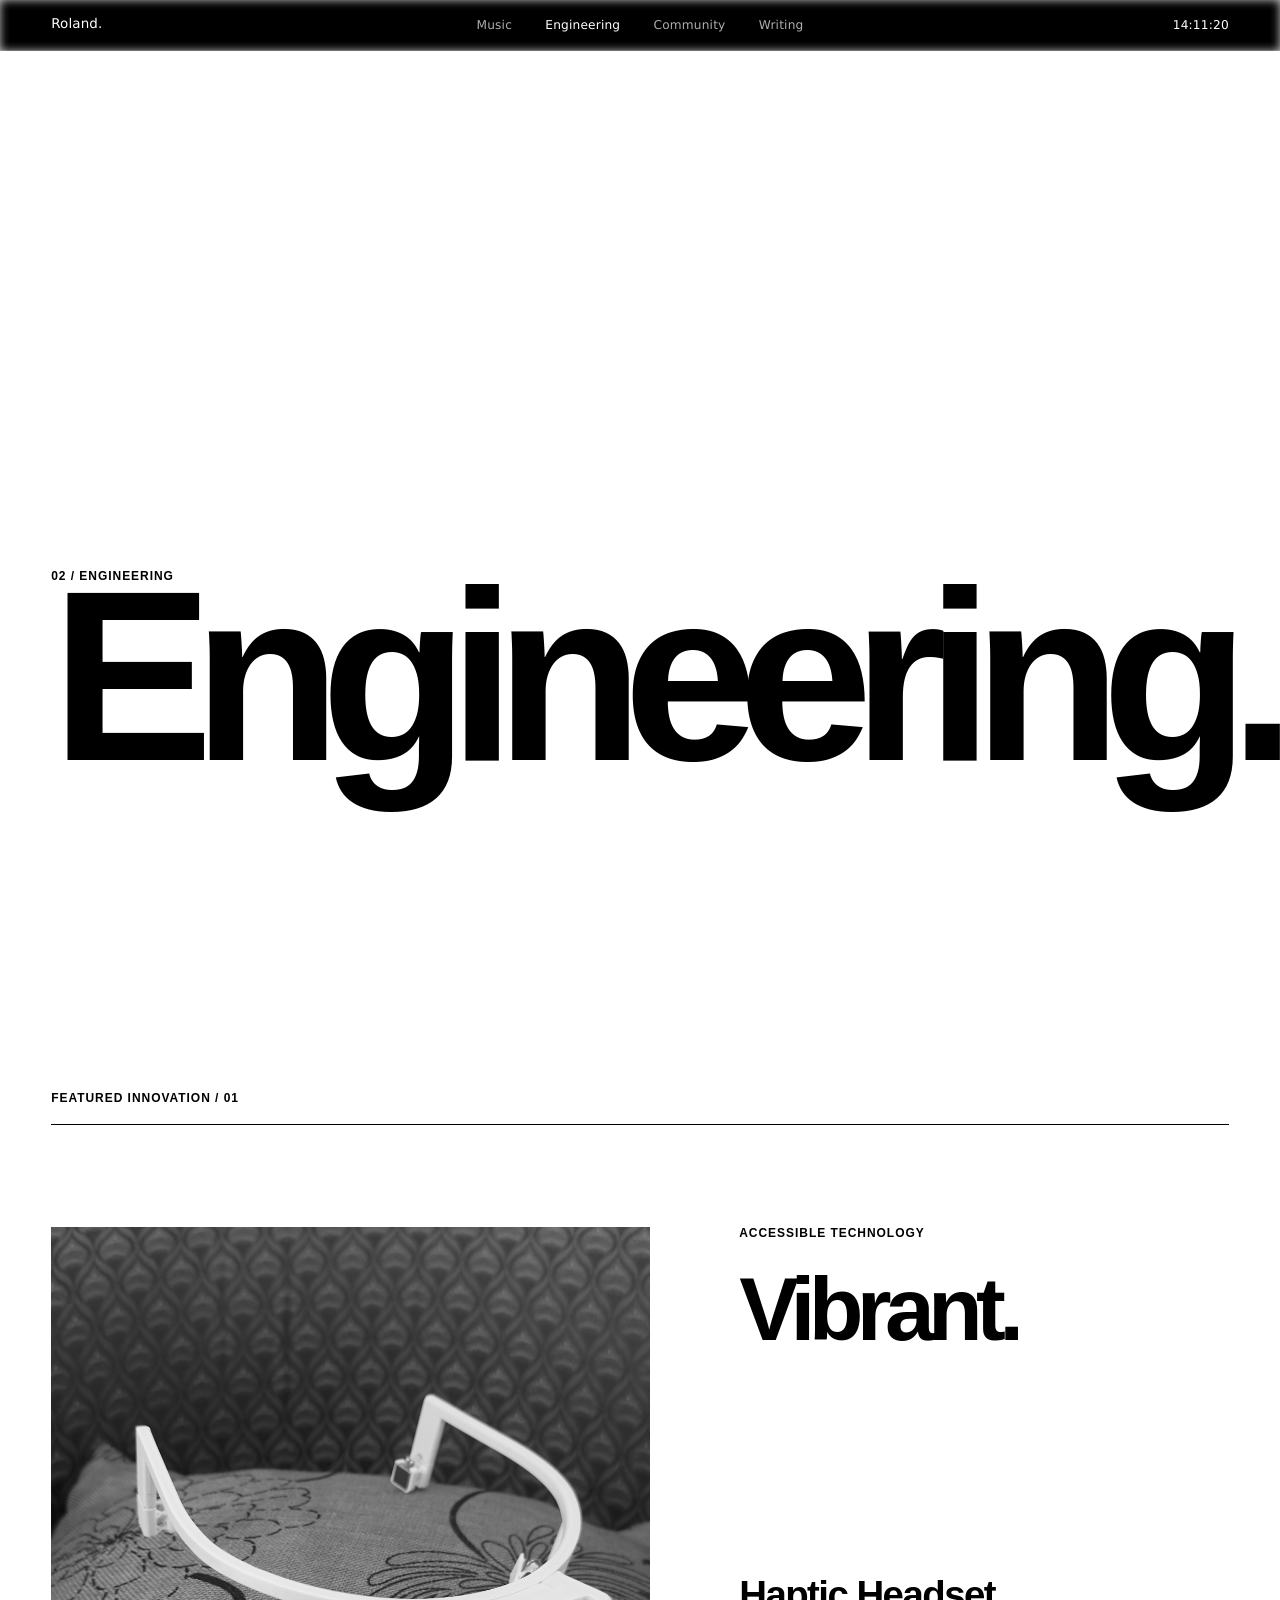
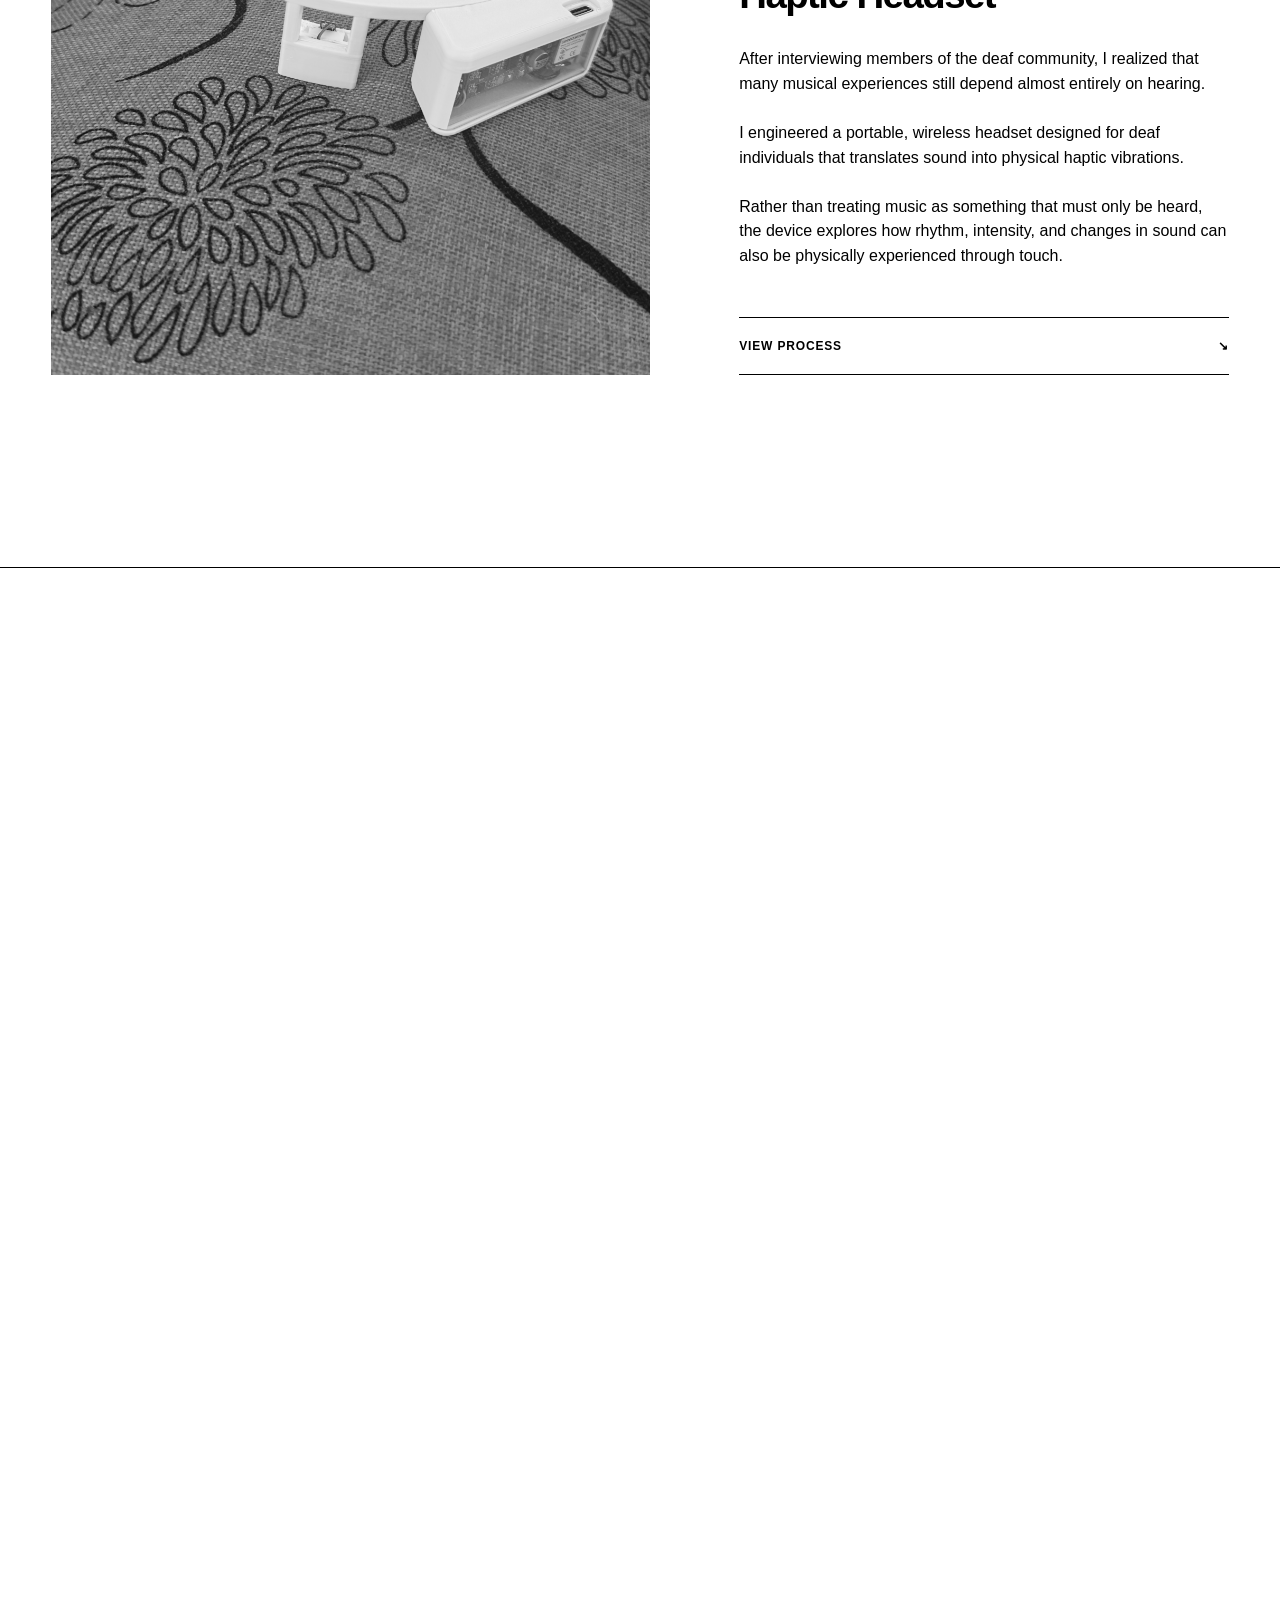
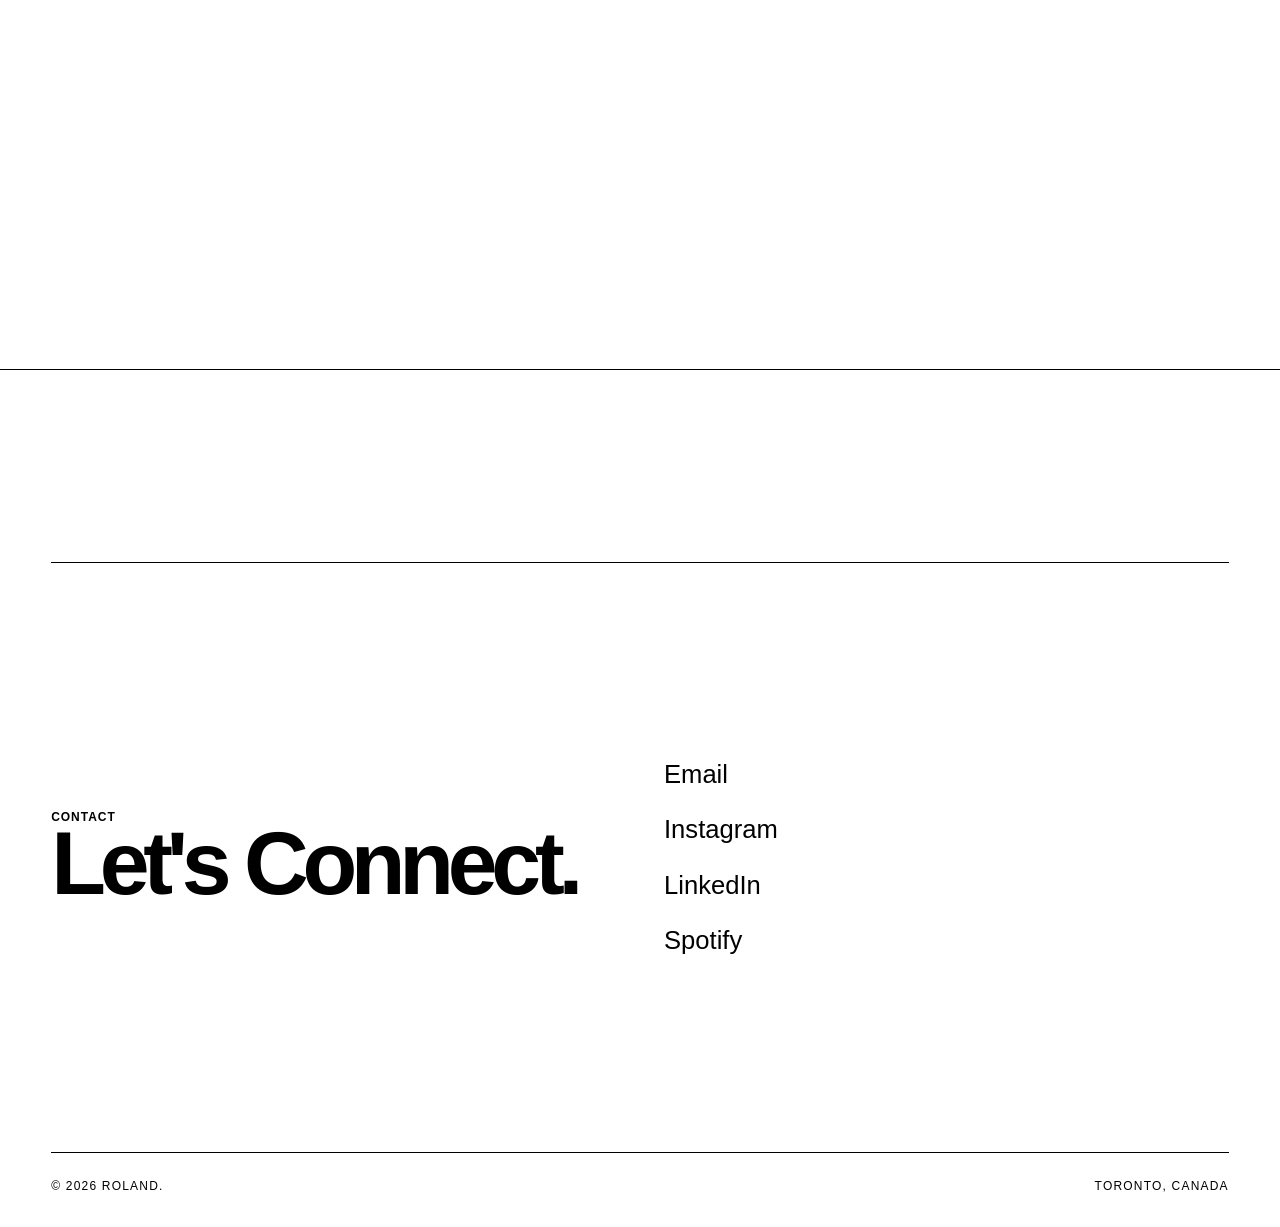
<file: engineering.html>
<!DOCTYPE html>
<html lang="en">

<head>
    <meta charset="UTF-8">

    <meta name="viewport" content="width=device-width, initial-scale=1.0">

    <meta name="description"
        content="Engineering projects by Roland — hardware, software, robotics, and accessible innovation.">

    <title>Engineering — Roland.</title>

    <!-- Shared stylesheet -->
    <link rel="stylesheet" href="styles.css">
</head>


<body class="engineering-page">


    <!-- =====================================================
         GLOBAL HEADER
    ====================================================== -->

    <header class="site-header">

        <a href="index.html" class="site-header__name" aria-label="Roland — Home">
            Roland.
        </a>


        <nav class="site-header__nav" aria-label="Primary navigation">

            <a href="music.html">
                Music
            </a>

            <a href="engineering.html" aria-current="page">
                Engineering
            </a>

            <a href="community.html">
                Community
            </a>

            <a href="writing.html">
                Writing
            </a>

        </nav>


        <div id="toronto-clock" class="site-header__clock" aria-label="Current time in Toronto">
            Toronto
        </div>

    </header>



    <!-- =====================================================
         MAIN
    ====================================================== -->

    <main>


        <!-- =================================================
             HERO
        ================================================== -->

        <section class="music-hero" aria-labelledby="music-page-title">
            <div class="content-container">

                <div class="music-hero-inner section-reveal">

                    <p class="section-label">
                        02 / Engineering
                    </p>

                    <h1 id="music-page-title">
                        Engineering.
                    </h1>

                </div>

            </div>
        </section>



        <!-- =================================================
             FEATURED INNOVATION
             HAPTIC HEADSET
        ================================================== -->

        <section class="engineering-feature section-reveal" aria-labelledby="haptic-title">

            <div class="content-container">


                <div class="engineering-section-header">

                    <p class="section-label">
                        Featured Innovation / 01
                    </p>

                </div>



                <div class="engineering-feature-grid">


                    <!-- =====================================
                         FEATURE IMAGE
                    ====================================== -->

                    <div class="
                            engineering-media
                            engineering-media--feature
                        ">

                        <img src="images/engineering-haptic.jpg" alt="Haptic headset engineering prototype"
                            loading="lazy">

                    </div>



                    <!-- =====================================
                         FEATURE COPY
                    ====================================== -->

                    <div class="engineering-feature-copy">

                        <div>

                            <p class="engineering-kicker">
                                Accessible Technology
                            </p>


                            <h2 id="haptic-title">
                                Vibrant.
                            </h2>

                        </div>



                        <div class="engineering-feature-text">

                            <h3>
                                Haptic Headset
                            </h3>


                            <p>
                                After interviewing members of the
                                deaf community, I realized that
                                many musical experiences still
                                depend almost entirely on hearing.
                            </p>


                            <p>
                                I engineered a portable, wireless
                                headset designed for deaf individuals
                                that translates sound into physical
                                haptic vibrations.
                            </p>


                            <p>
                                Rather than treating music as something
                                that must only be heard, the device
                                explores how rhythm, intensity, and
                                changes in sound can also be physically
                                experienced through touch.
                            </p>


                            <a href="#engineering-process" class="engineering-link">

                                <span>
                                    View Process
                                </span>

                                <span aria-hidden="true">
                                    ↘
                                </span>

                            </a>

                        </div>

                    </div>

                </div>

            </div>

        </section>



        <!-- =====================================================
     TECHNICAL DEVELOPMENT
====================================================== -->

        <section id="engineering-process" class="engineering-development">


            <!-- =================================================
         01 — 3D MODELING / PRINTING
         TEXT LEFT / IMAGE RIGHT
    ================================================== -->

            <div class="engineering-development-row section-reveal">

                <div class="engineering-development-copy">

                    <p class="section-label">
                        Technical Development / 01
                    </p>

                    <h2 class="engineering-development-title">
                        <span>3D Modeling</span>
                        <span>/ Printing</span>
                    </h2>

                    <div class="engineering-development-description">

                        <p>
                            Designing the physical structure of the headset
                            required turning ideas into precise, testable
                            geometry.
                        </p>

                        <p>
                            I used CAD and iterative 3D printing to develop
                            the form, refine component placement, test fit,
                            and improve the physical design through repeated
                            prototypes.
                        </p>

                    </div>


                    <div class="engineering-development-cards">

                        <article class="engineering-development-card">

                            <div class="engineering-development-card-meta">
                                <span>01</span>
                                <span>CAD</span>
                            </div>

                            <h3>
                                3D Modeling
                            </h3>

                            <p>
                                Developing the headset geometry, internal
                                component layout, and mechanical structure
                                before fabrication.
                            </p>

                        </article>


                        <article class="engineering-development-card">

                            <div class="engineering-development-card-meta">
                                <span>02</span>
                                <span>Fabrication</span>
                            </div>

                            <h3>
                                3D Printing
                            </h3>

                            <p>
                                Producing physical iterations to test dimensions,
                                ergonomics, assembly, and component fit.
                            </p>

                        </article>

                    </div>

                </div>


                <figure class="engineering-development-media">

                    <img src="images/engineering-3d-modeling.jpg"
                        alt="3D modeling and printing process for the haptic headset" loading="lazy">

                </figure>

            </div>



            <!-- =================================================
         02 — ELECTRICAL DESIGN / HARDWARE
         IMAGE LEFT / TEXT RIGHT
    ================================================== -->

            <div class="engineering-development-row engineering-development-row--reverse section-reveal">

                <div class="engineering-development-copy">

                    <p class="section-label">
                        Technical Development / 02
                    </p>

                    <h2 class="engineering-development-title">
                        <span>Electrical Design</span>
                        <span>/ Hardware</span>
                    </h2>

                    <div class="engineering-development-description">

                        <p>
                            The headset required a compact electrical system
                            capable of controlling the hardware responsible
                            for physical haptic feedback.
                        </p>

                        <p>
                            I worked through component selection, wiring,
                            power distribution, hardware integration, and
                            fitting the electronics inside a wearable device.
                        </p>

                    </div>


                    <div class="engineering-development-cards">

                        <article class="engineering-development-card">

                            <div class="engineering-development-card-meta">
                                <span>01</span>
                                <span>Electronics</span>
                            </div>

                            <h3>
                                Electrical Design
                            </h3>

                            <p>
                                Planning connections between power,
                                control electronics, and the components
                                responsible for generating haptic feedback.
                            </p>

                        </article>


                        <article class="engineering-development-card">

                            <div class="engineering-development-card-meta">
                                <span>02</span>
                                <span>Integration</span>
                            </div>

                            <h3>
                                Hardware
                            </h3>

                            <p>
                                Integrating electronics into the physical
                                headset while balancing size, reliability,
                                portability, and accessibility.
                            </p>

                        </article>

                    </div>

                </div>


                <figure class="engineering-development-media">

                    <img src="images/engineering-electrical.jpg" alt="Electrical hardware inside the haptic headset"
                        loading="lazy">

                </figure>

            </div>



            <!-- =================================================
         03 — PROGRAMMING
         TEXT LEFT / IMAGE RIGHT
    ================================================== -->

            <div class="engineering-development-row section-reveal">

                <div class="engineering-development-copy">

                    <p class="section-label">
                        Technical Development / 03
                    </p>

                    <h2 class="engineering-development-title">
                        <span>Programming</span>
                    </h2>

                    <div class="engineering-development-description">

                        <p>
                            Software connects the incoming audio information
                            to the physical response of the headset.
                        </p>

                        <p>
                            I developed the logic required to interpret input,
                            control the electronic hardware, and translate sound
                            into responsive patterns of vibration.
                        </p>

                    </div>


                    <div class="engineering-development-cards">

                        <article class="engineering-development-card">

                            <div class="engineering-development-card-meta">
                                <span>01</span>
                                <span>Logic</span>
                            </div>

                            <h3>
                                Signal Processing
                            </h3>

                            <p>
                                Translating changing audio information into
                                usable values that drive the headset's
                                physical response.
                            </p>

                        </article>


                        <article class="engineering-development-card">

                            <div class="engineering-development-card-meta">
                                <span>02</span>
                                <span>Control</span>
                            </div>

                            <h3>
                                Hardware Control
                            </h3>

                            <p>
                                Using software to coordinate the behaviour
                                of the electronics and control the haptic
                                feedback experienced by the user.
                            </p>

                        </article>

                    </div>

                </div>


                <figure class="engineering-development-media">

                    <img src="images/engineering-programming.jpg" alt="Programming the haptic headset" loading="lazy">

                </figure>

            </div>

        </section>

        <!-- =================================================
             ROBOTICS
        ================================================== -->

        <section class="engineering-robotics section-reveal" aria-labelledby="robotics-title">

            <div class="content-container">


                <!-- =========================================
                     ROBOTICS HEADING
                ========================================== -->

                <div class="engineering-robotics-heading">

                    <p class="section-label">
                        Robotics Team / 02
                    </p>


                    <h2 id="robotics-title">
                        Engineering as
                        <br>
                        a team sport.
                    </h2>


                    <p class="engineering-robotics-intro">
                        My school's robotics team gave me the
                        opportunity to work on systems where
                        software and hardware have to operate
                        together in the real world.
                    </p>

                </div>



                <!-- =========================================
                     MAIN ROBOTICS IMAGE
                ========================================== -->

                <div class="
                        engineering-media
                        engineering-media--robotics
                    ">

                    <img src="images/engineering-robotics.jpg" alt="School robotics team project" loading="lazy">

                </div>



                <!-- =========================================
                     SPECIALIZATIONS
                ========================================== -->

                <div class="engineering-specializations">


                    <!-- PROGRAMMING -->

                    <article class="engineering-specialization">

                        <div class="engineering-specialization-top">

                            <span>
                                01
                            </span>

                            <span>
                                Software
                            </span>

                        </div>


                        <div>

                            <h3>
                                Computer Science
                                <br>
                                / Programming
                            </h3>


                            <p>
                                Writing and refining the robot's
                                logic, connecting software decisions
                                to sensors, motors, and physical
                                movement.
                            </p>

                        </div>

                    </article>



                    <!-- ELECTRICAL -->

                    <article class="engineering-specialization">

                        <div class="engineering-specialization-top">

                            <span>
                                02
                            </span>

                            <span>
                                Hardware
                            </span>

                        </div>


                        <div>

                            <h3>
                                Electrical
                                <br>
                                Systems
                            </h3>


                            <p>
                                Wiring and integrating electrical
                                components, sensors, motors, power
                                systems, and supporting hardware
                                throughout the robot.
                            </p>

                        </div>

                    </article>

                </div>



                <!-- =========================================
                     ROBOTICS GALLERY
                ========================================== -->

                <div class="engineering-robotics-gallery">


                    <figure class="engineering-media">

                        <img src="images/engineering-robotics-01.jpg" alt="Robotics programming work" loading="lazy">

                    </figure>


                    <figure class="engineering-media">

                        <img src="images/engineering-robotics-02.jpg" alt="Robot electrical systems" loading="lazy">

                    </figure>


                    <figure class="engineering-media">

                        <img src="images/engineering-robotics-03.jpg" alt="Robotics team development" loading="lazy">

                    </figure>

                </div>

            </div>

        </section>

    </main>



    <!-- =====================================================
         FOOTER
    ====================================================== -->

    <!-- =====================================================
     FOOTER
====================================================== -->

    <footer class="site-footer">

        <div class="content-container">


            <!-- =============================================
             FOOTER GALLERY
        ============================================== -->



           <!-- =================================================
                 CONTACT
                 ================================================= -->
            <section class="contact-section" aria-labelledby="contact-heading">

                <div>

                    <p class="section-label">
                        Contact
                    </p>

                    <h2 id="contact-heading">
                        Let's Connect.
                    </h2>

                </div>


                <div class="contact-links">

                    <a href="mailto:rolandding1007@gmail.com" class="contact-link">
                        Email
                    </a>

                    <a href="https://www.instagram.com/_r014nd_/" target="_blank" rel="noopener noreferrer"
                        class="contact-link">
                        Instagram
                    </a>

                    <a href="https://www.linkedin.com/in/roland-ding-085025352/" target="_blank"
                        rel="noopener noreferrer" class="contact-link">
                        LinkedIn
                    </a>

                    <a href="https://open.spotify.com/artist/5dKHX4kZrWJDdj8Nybg2la?si=z5fyQTNGR42-eQhkdFoxZQ"
                        target="_blank" rel="noopener noreferrer" class="contact-link">
                        Spotify
                    </a>

                </div>

            </section>


            <!-- =============================================
             FOOTER BOTTOM
        ============================================== -->

            <div class="footer-bottom">

                <span>
                    © <span id="current-year"></span> Roland.
                </span>


                <span>
                    Toronto, Canada
                </span>

            </div>

        </div>

    </footer>



    <!-- Shared site JavaScript -->
    <script src="script.js"></script>

</body>

</html>
</file>
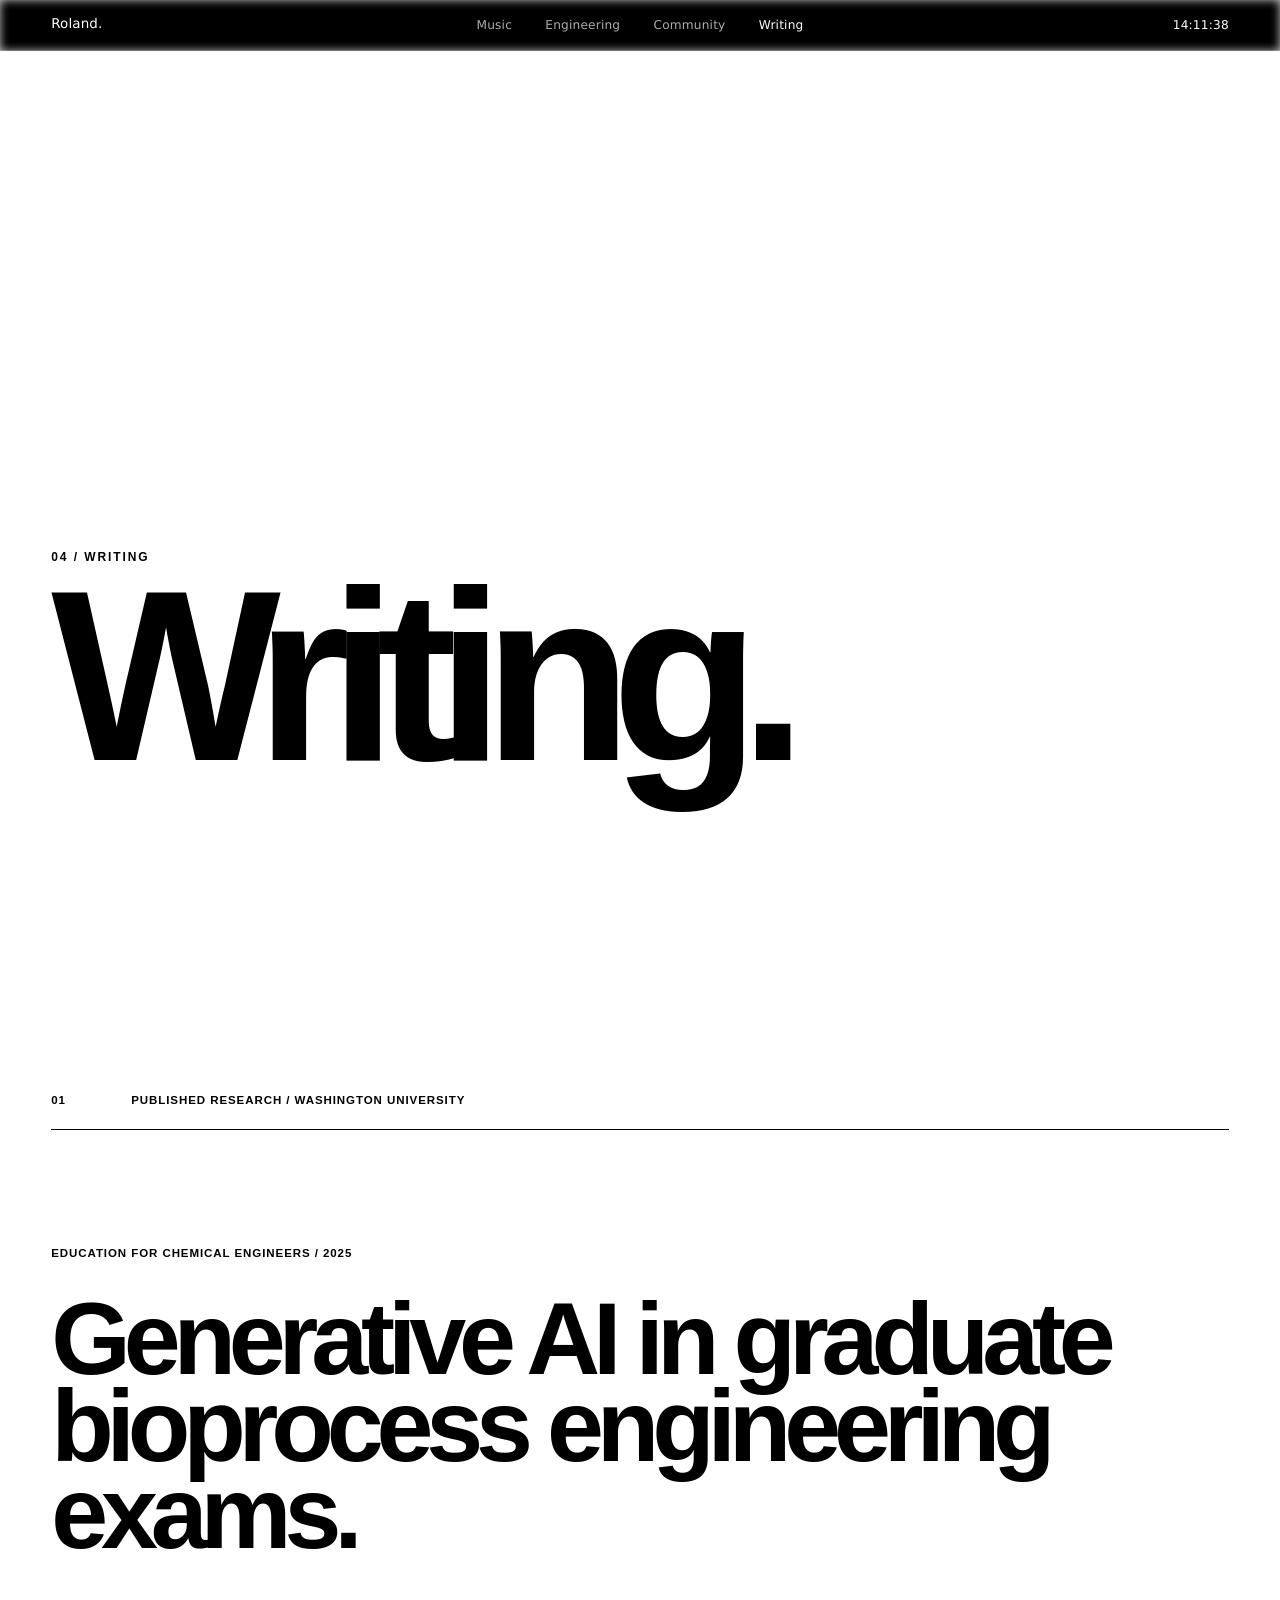
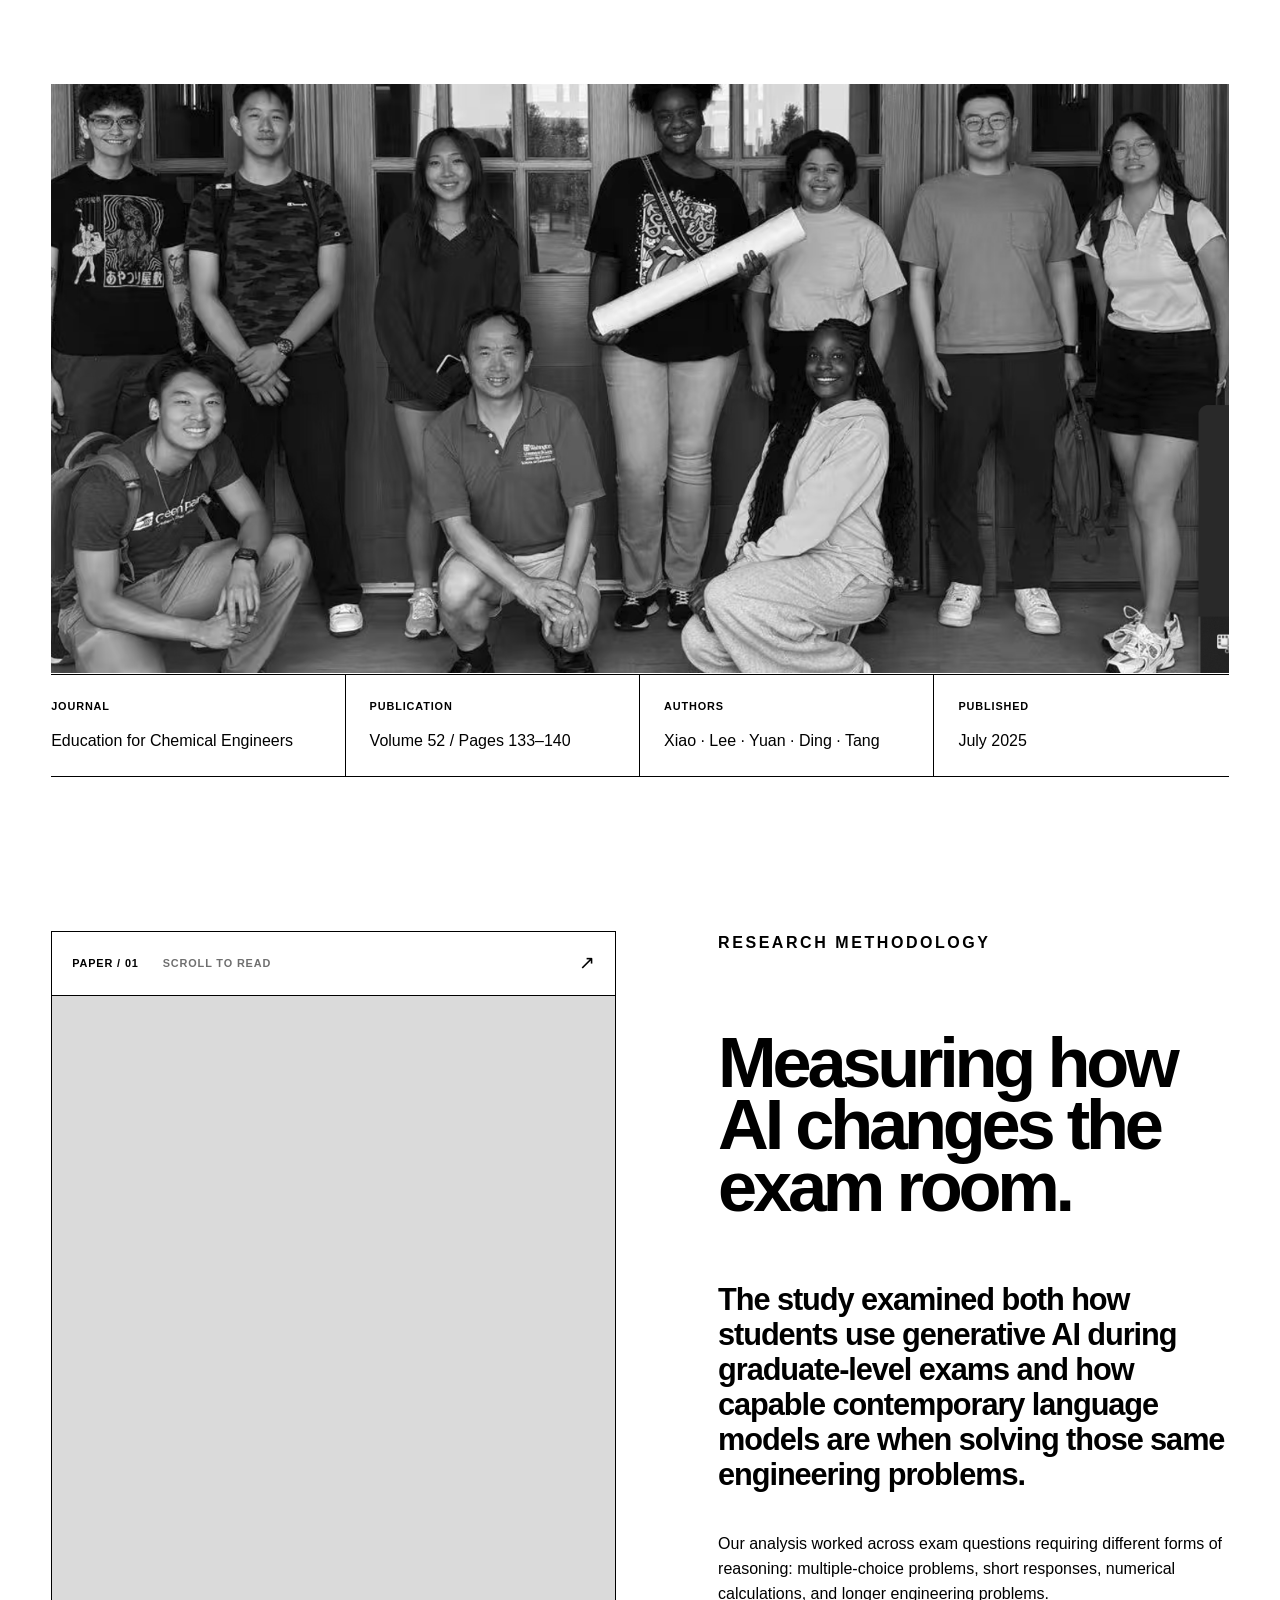
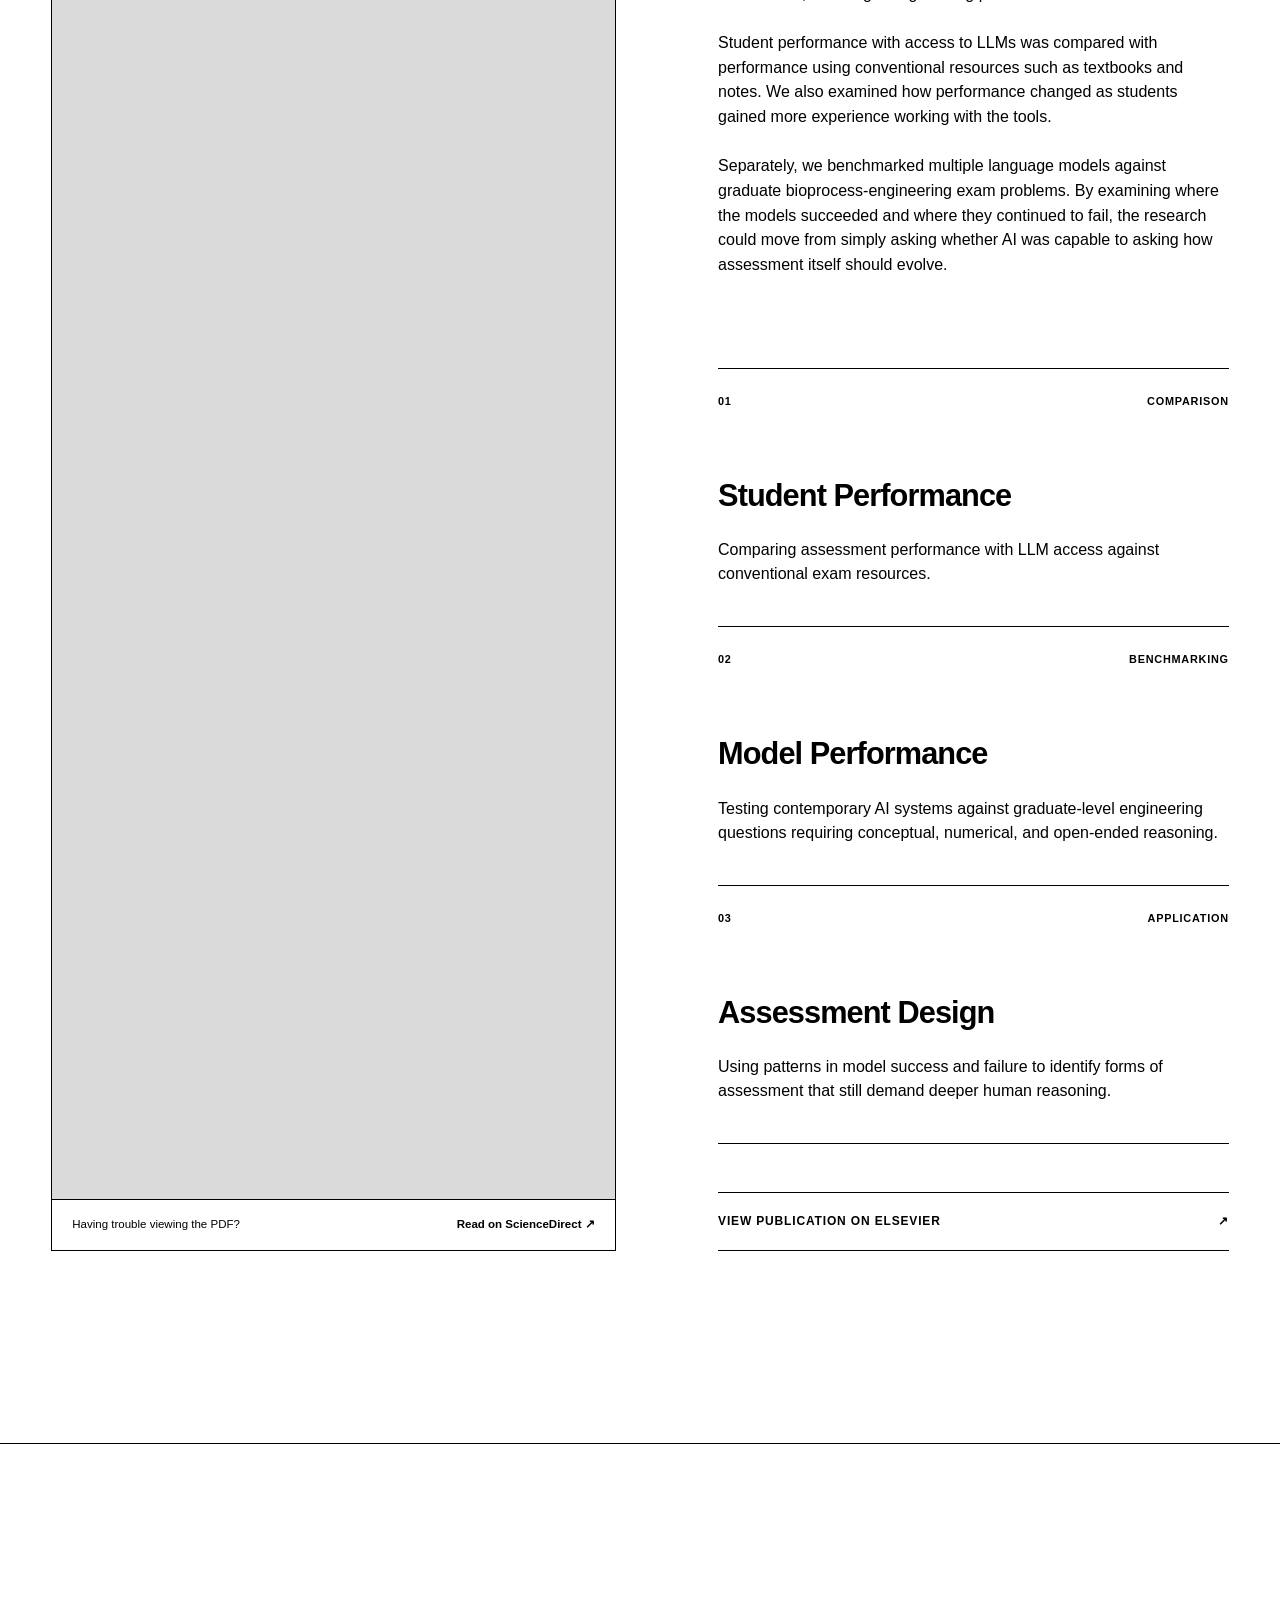
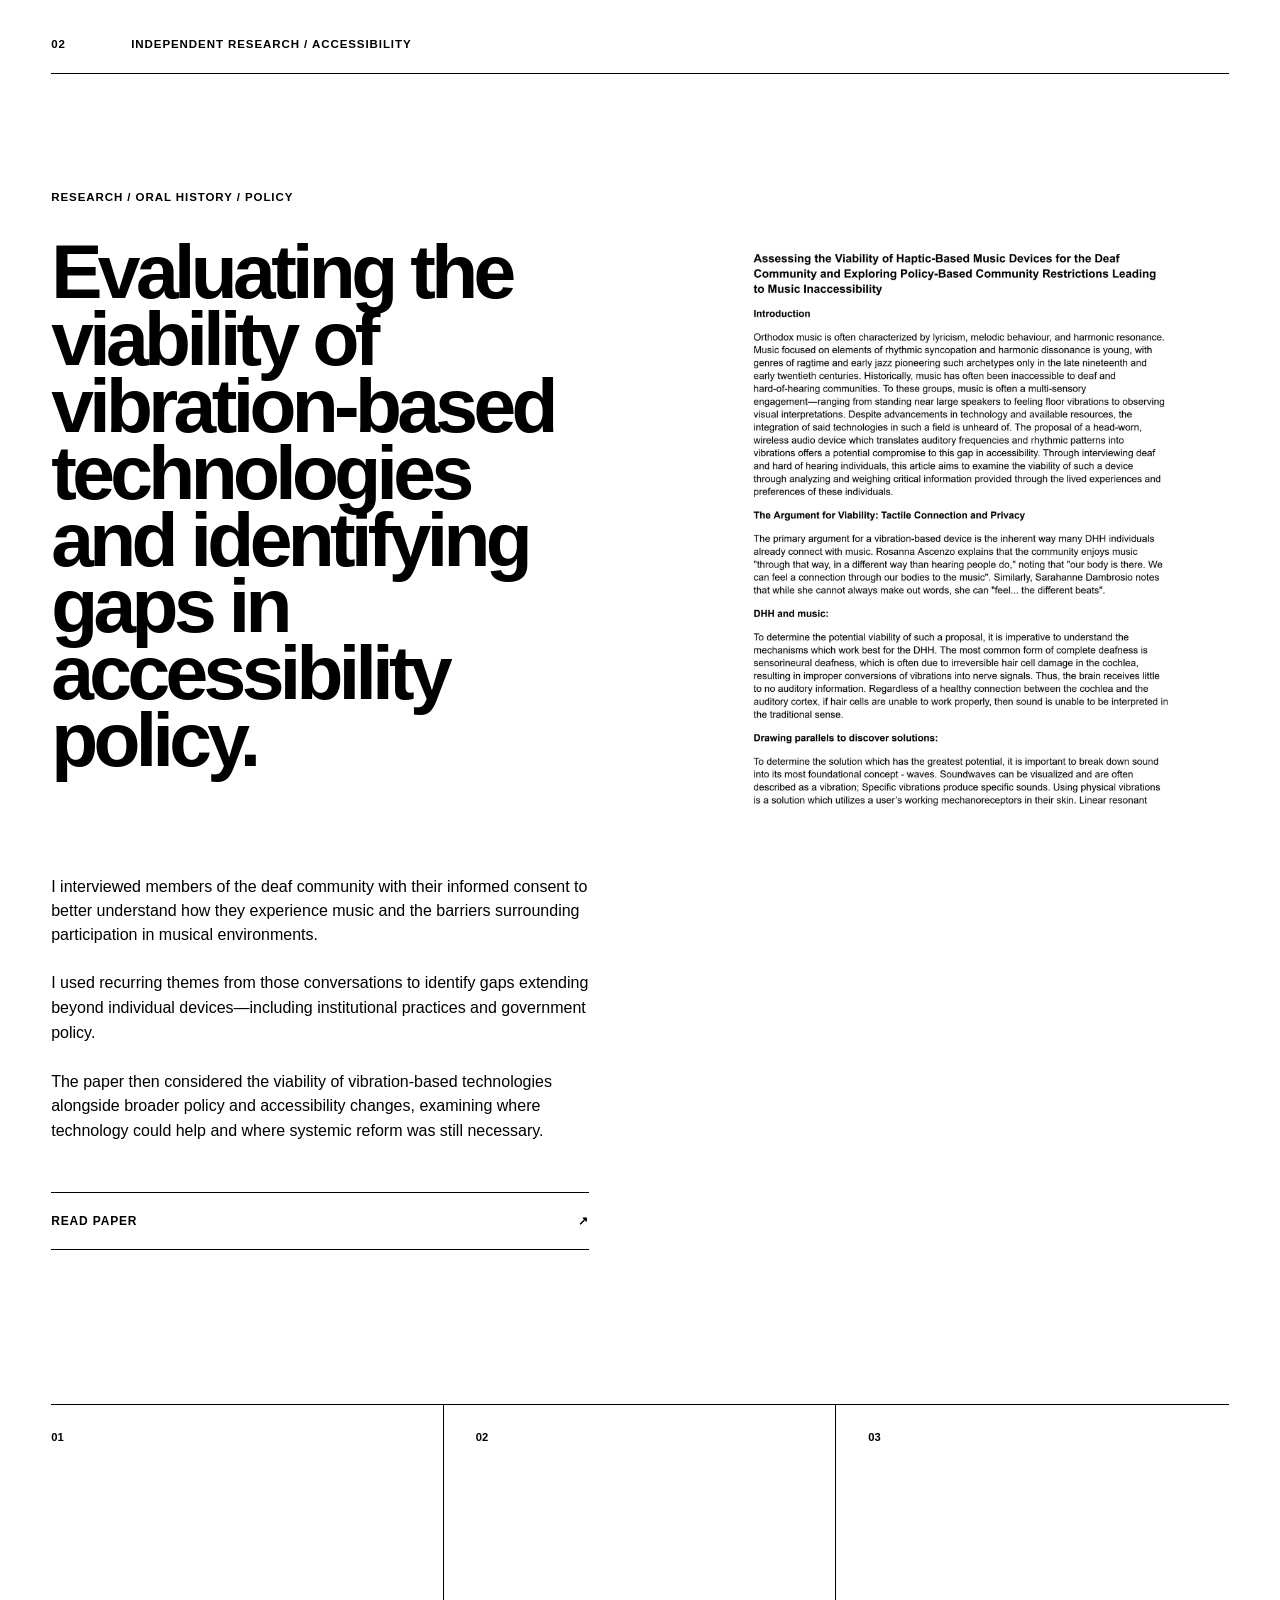
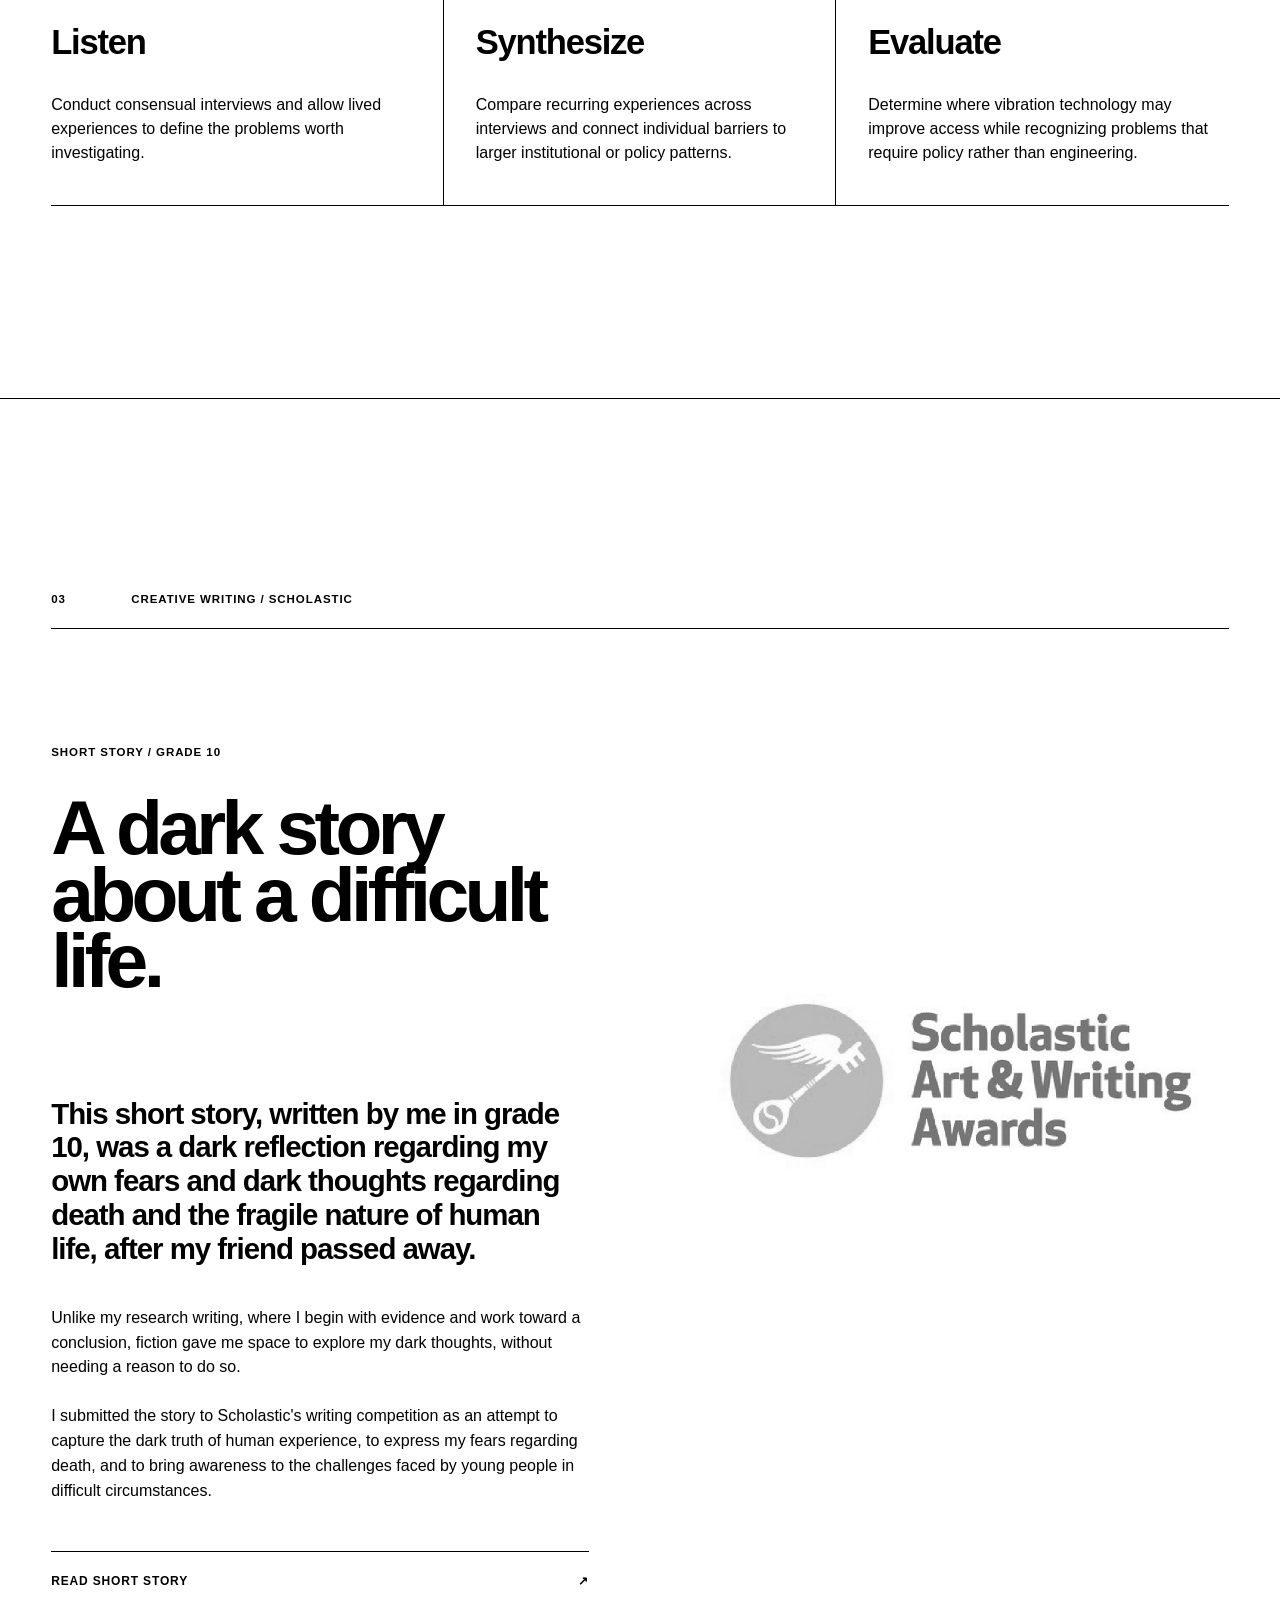
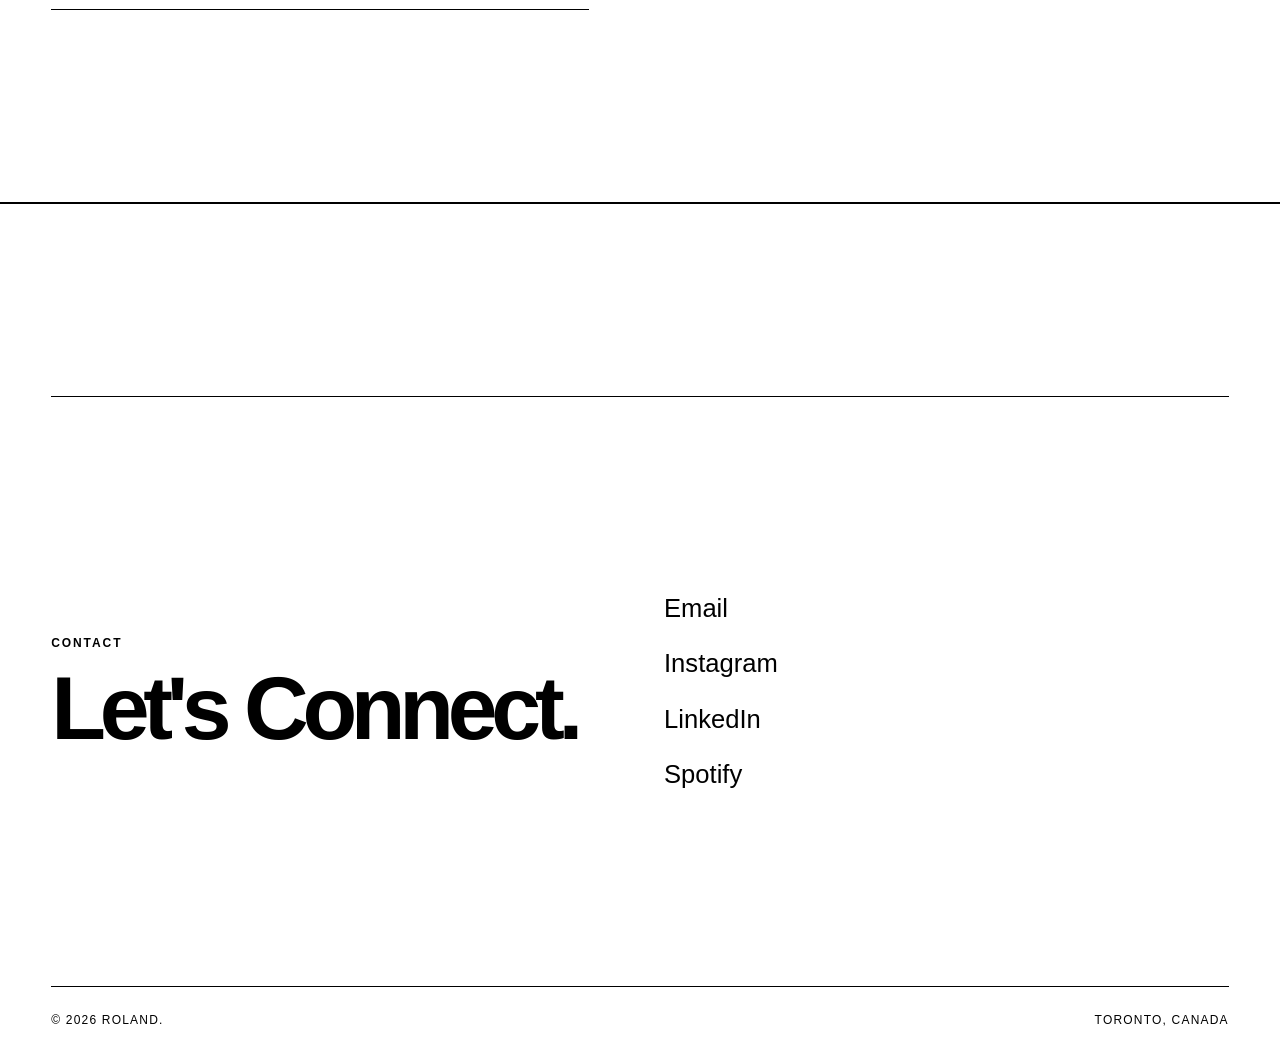
<file: writing.html>
<!DOCTYPE html>
<html lang="en">

<head>
    <meta charset="UTF-8">

    <meta name="viewport" content="width=device-width, initial-scale=1.0">

    <meta name="description" content="Selected research, academic writing, and creative writing by Roland.">

    <title>Writing — Roland.</title>

    <link rel="stylesheet" href="styles.css">
</head>


<body class="writing-page">


    <!-- =====================================================
         SHARED HEADER
    ====================================================== -->

    <header class="site-header">

        <a href="index.html" class="site-header__name" aria-label="Roland — Home">
            Roland.
        </a>


        <nav class="site-header__nav" aria-label="Primary navigation">

            <a href="music.html">
                Music
            </a>

            <a href="engineering.html">
                Engineering
            </a>

            <a href="community.html">
                Community
            </a>

            <a href="writing.html" aria-current="page">
                Writing
            </a>

        </nav>


        <div id="toronto-clock" class="site-header__clock" aria-label="Current time in Toronto">
            Toronto
        </div>

    </header>



    <!-- =====================================================
         MAIN
    ====================================================== -->

    <main class="writing-main">


        <!-- =================================================
             HERO
        ================================================== -->

        <section class="music-hero" aria-labelledby="music-page-title">
            <div class="content-container">

                <div class="music-hero-inner section-reveal">

                    <p class="section-label">
                        04 / Writing
                    </p>

                    <h1 id="music-page-title">
                        Writing.
                    </h1>

                </div>

            </div>
        </section>



        <!-- =================================================
             01 — WASHINGTON UNIVERSITY RESEARCH
        ================================================== -->

        <section class="writing-publication writing-publication--primary section-reveal"
            aria-labelledby="washu-paper-title">

            <div class="content-container">


                <!-- =========================================
                     SECTION LABEL
                ========================================== -->

                <div class="writing-section-header">

                    <span>
                        01
                    </span>

                    <span>
                        Published Research / Washington University
                    </span>

                </div>



                <!-- =========================================
                     TITLE
                ========================================== -->

                <div class="writing-publication-heading">

                    <p class="writing-kicker">
                        Education for Chemical Engineers / 2025
                    </p>


                    <h2 id="washu-paper-title">
                        Generative AI in
                        graduate bioprocess
                        engineering exams.
                    </h2>

                </div>



                <!-- =========================================
                     TEAM IMAGE
                ========================================== -->
                <figure class="writing-team-image">

                    <img src="images/writing-washu-team.jpg" alt="Research team at Washington University in St. Louis"
                        loading="lazy">

                </figure>



                <!-- =========================================
                     PUBLICATION METADATA
                ========================================== -->

                <div class="writing-publication-meta">

                    <div>
                        <span class="writing-meta-label">
                            Journal
                        </span>

                        <span>
                            Education for Chemical Engineers
                        </span>
                    </div>


                    <div>
                        <span class="writing-meta-label">
                            Publication
                        </span>

                        <span>
                            Volume 52 / Pages 133–140
                        </span>
                    </div>


                    <div>
                        <span class="writing-meta-label">
                            Authors
                        </span>

                        <span>
                            Xiao · Lee · Yuan · Ding · Tang
                        </span>
                    </div>


                    <div>
                        <span class="writing-meta-label">
                            Published
                        </span>

                        <span>
                            July 2025
                        </span>
                    </div>

                </div>



                <!-- =========================================
                     PAPER READER + METHODOLOGY
                ========================================== -->

                <div class="writing-research-grid">


                    <!-- =====================================
                         INTERACTIVE PAPER PANEL
                    ====================================== -->

                    <div class="writing-reader-column">

                        <div class="writing-reader-shell">

                            <div class="writing-reader-header">

                                <div>

                                    <span class="writing-reader-label">
                                        Paper / 01
                                    </span>


                                    <span class="writing-reader-status">
                                        Scroll to read
                                    </span>

                                </div>


                                <a href="https://www.sciencedirect.com/science/article/pii/S1749772825000259"
                                    target="_blank" rel="noopener noreferrer" aria-label="Open paper on ScienceDirect">
                                    ↗
                                </a>

                            </div>



                            <!--
                                Put the PDF in:

                                documents/generative-ai-bioprocess-exams.pdf
                            -->

                            <iframe class="writing-paper-frame"
                                src="documents/generative-ai-bioprocess-exams.pdf#view=FitH"
                                title="Generative AI in Graduate Bioprocess Engineering Exams research paper"
                                loading="lazy">
                            </iframe>



                            <div class="writing-reader-fallback">

                                <span>
                                    Having trouble viewing the PDF?
                                </span>


                                <a href="https://www.sciencedirect.com/science/article/pii/S1749772825000259"
                                    target="_blank" rel="noopener noreferrer">
                                    Read on ScienceDirect ↗
                                </a>

                            </div>

                        </div>

                    </div>



                    <!-- =====================================
                         RESEARCH METHODOLOGY
                    ====================================== -->

                    <div class="writing-methodology">

                        <p class="section-label">
                            Research Methodology
                        </p>


                        <h3>
                            Measuring how
                            AI changes the
                            exam room.
                        </h3>


                        <p class="writing-methodology-lead">
                            The study examined both how students use
                            generative AI during graduate-level exams
                            and how capable contemporary language
                            models are when solving those same
                            engineering problems.
                        </p>


                        <p>
                            Our analysis worked across exam questions
                            requiring different forms of reasoning:
                            multiple-choice problems, short responses,
                            numerical calculations, and longer
                            engineering problems.
                        </p>


                        <p>
                            Student performance with access to LLMs
                            was compared with performance using
                            conventional resources such as textbooks
                            and notes. We also examined how performance
                            changed as students gained more experience
                            working with the tools.
                        </p>


                        <p>
                            Separately, we benchmarked multiple language
                            models against graduate bioprocess-engineering
                            exam problems. By examining where the models
                            succeeded and where they continued to fail,
                            the research could move from simply asking
                            whether AI was capable to asking how
                            assessment itself should evolve.
                        </p>



                        <!-- =================================
                             METHODOLOGY DETAIL CARDS
                        ================================== -->

                        <div class="writing-method-cards">


                            <article class="writing-method-card">

                                <div class="writing-method-card-meta">

                                    <span>
                                        01
                                    </span>

                                    <span>
                                        Comparison
                                    </span>

                                </div>


                                <h4>
                                    Student Performance
                                </h4>


                                <p>
                                    Comparing assessment performance
                                    with LLM access against conventional
                                    exam resources.
                                </p>

                            </article>



                            <article class="writing-method-card">

                                <div class="writing-method-card-meta">

                                    <span>
                                        02
                                    </span>

                                    <span>
                                        Benchmarking
                                    </span>

                                </div>


                                <h4>
                                    Model Performance
                                </h4>


                                <p>
                                    Testing contemporary AI systems
                                    against graduate-level engineering
                                    questions requiring conceptual,
                                    numerical, and open-ended reasoning.
                                </p>

                            </article>



                            <article class="writing-method-card">

                                <div class="writing-method-card-meta">

                                    <span>
                                        03
                                    </span>

                                    <span>
                                        Application
                                    </span>

                                </div>


                                <h4>
                                    Assessment Design
                                </h4>


                                <p>
                                    Using patterns in model success and
                                    failure to identify forms of
                                    assessment that still demand deeper
                                    human reasoning.
                                </p>

                            </article>

                        </div>



                        <!-- =================================
                             EXTERNAL LINK
                        ================================== -->

                        <a href="https://www.sciencedirect.com/science/article/pii/S1749772825000259" target="_blank"
                            rel="noopener noreferrer" class="writing-publication-link">

                            <span>
                                View Publication on Elsevier
                            </span>

                            <span aria-hidden="true">
                                ↗
                            </span>

                        </a>

                    </div>

                </div>

            </div>

        </section>



        <!-- =================================================
             02 — DEAF ACCESSIBILITY RESEARCH
        ================================================== -->

        <section class="writing-publication section-reveal" aria-labelledby="deaf-paper-title">

            <div class="content-container">


                <div class="writing-section-header">

                    <span>
                        02
                    </span>

                    <span>
                        Independent Research / Accessibility
                    </span>

                </div>



                <div class="writing-secondary-grid">


                    <!-- =====================================
                         TEXT
                    ====================================== -->

                    <div class="writing-secondary-copy">

                        <p class="writing-kicker">
                            Research / Oral History / Policy
                        </p>


                        <h2 id="deaf-paper-title">
                            Evaluating the viability of vibration-based technologies and identifying gaps in
                            accessibility policy.
                        </h2>


                        <div class="writing-secondary-body" <p>
                            I interviewed members of the deaf
                            community with their informed consent
                            to better understand how they experience
                            music and the barriers surrounding
                            participation in musical environments.
                            </p>


                            <p>
                                I used recurring themes from those
                                conversations to identify gaps extending
                                beyond individual devices—including
                                institutional practices and government
                                policy.
                            </p>


                            <p>
                                The paper then considered the viability
                                of vibration-based technologies alongside
                                broader policy and accessibility changes,
                                examining where technology could help and
                                where systemic reform was still necessary.
                            </p>


                            <a href="documents/deaf-inclusion-music-environments.pdf" target="_blank"
                                class="writing-publication-link">

                                <span>
                                    Read Paper
                                </span>

                                <span aria-hidden="true">
                                    ↗
                                </span>

                            </a>

                        </div>

                    </div>



                    <!-- =====================================
                         IMAGE
                    ====================================== -->

                    <figure class="writing-secondary-image">

                        <img src="images/writing-deaf-inclusion.jpg"
                            alt="Research related to deaf inclusion in musical environments" loading="lazy">

                    </figure>

                </div>



                <!-- =========================================
                     PROCESS
                ========================================== -->

                <div class="writing-process-grid">


                    <article class="writing-process-card">

                        <span>
                            01
                        </span>

                        <h3>
                            Listen
                        </h3>

                        <p>
                            Conduct consensual interviews and allow
                            lived experiences to define the problems
                            worth investigating.
                        </p>

                    </article>


                    <article class="writing-process-card">

                        <span>
                            02
                        </span>

                        <h3>
                            Synthesize
                        </h3>

                        <p>
                            Compare recurring experiences across
                            interviews and connect individual barriers
                            to larger institutional or policy patterns.
                        </p>

                    </article>


                    <article class="writing-process-card">

                        <span>
                            03
                        </span>

                        <h3>
                            Evaluate
                        </h3>

                        <p>
                            Determine where vibration technology may
                            improve access while recognizing problems
                            that require policy rather than engineering.
                        </p>

                    </article>

                </div>

            </div>

        </section>



        <!-- =================================================
             03 — CREATIVE WRITING
        ================================================== -->

        <section class="writing-publication writing-creative section-reveal" aria-labelledby="creative-writing-title">

            <div class="content-container">


                <div class="writing-section-header">

                    <span>
                        03
                    </span>

                    <span>
                        Creative Writing / Scholastic
                    </span>

                </div>



                <div class="writing-creative-grid">


                    <div class="writing-creative-copy">

                        <p class="writing-kicker">
                            Short Story / Grade 10
                        </p>


                        <!--
                            Replace this with the actual title
                            when you send it to me.
                        -->

                        <h2 id="creative-writing-title">
                            A dark story about a difficult life.
                        </h2>


                        <div class="writing-creative-description">

                            <p class="writing-secondary-lead">
                                This short story, written by me in grade 10, was a dark reflection regarding my own
                                fears and dark thoughts regarding death and the fragile nature of human life, after my
                                friend passed away.
                            </p>


                            <p>
                                Unlike my research writing, where I
                                begin with evidence and work toward a
                                conclusion, fiction gave me space to
                                explore my dark thoughts, without needing a reason to do so.
                            </p>


                            <p>
                                I submitted the story to Scholastic's
                                writing competition as an attempt to
                                capture the dark truth of human experience, to express my fears regarding death, and to
                                bring awareness to the challenges faced by young people in difficult circumstances.
                            </p>


                            <a href="documents/scholastic-short-story.pdf" target="_blank"
                                class="writing-publication-link">

                                <span>
                                    Read Short Story
                                </span>

                                <span aria-hidden="true">
                                    ↗
                                </span>

                            </a>

                        </div>

                    </div>



                    <figure class="writing-creative-image">

                        <img src="images/writing-short-story.jpg" alt="Creative writing project" loading="lazy">

                    </figure>

                </div>

            </div>

        </section>

    </main>



    <!-- =====================================================
         SHARED FOOTER
    ====================================================== -->

     <footer class="site-footer">

        <div class="content-container">


            <!-- =============================================
             FOOTER GALLERY
        ============================================== -->



           <!-- =================================================
                 CONTACT
                 ================================================= -->
            <section class="contact-section" aria-labelledby="contact-heading">

                <div>

                    <p class="section-label">
                        Contact
                    </p>

                    <h2 id="contact-heading">
                        Let's Connect.
                    </h2>

                </div>


                <div class="contact-links">

                    <a href="mailto:rolandding1007@gmail.com" class="contact-link">
                        Email
                    </a>

                    <a href="https://www.instagram.com/_r014nd_/" target="_blank" rel="noopener noreferrer"
                        class="contact-link">
                        Instagram
                    </a>

                    <a href="https://www.linkedin.com/in/roland-ding-085025352/" target="_blank"
                        rel="noopener noreferrer" class="contact-link">
                        LinkedIn
                    </a>

                    <a href="https://open.spotify.com/artist/5dKHX4kZrWJDdj8Nybg2la?si=z5fyQTNGR42-eQhkdFoxZQ"
                        target="_blank" rel="noopener noreferrer" class="contact-link">
                        Spotify
                    </a>

                </div>

            </section>


            <!-- =============================================
             FOOTER BOTTOM
        ============================================== -->

            <div class="footer-bottom">

                <span>
                    © <span id="current-year"></span> Roland.
                </span>


                <span>
                    Toronto, Canada
                </span>

            </div>

        </div>

    </footer>


    <script src="script.js"></script>

</body>

</html>
</file>
<file: styles.css>
/* ================================================================
   GLOBAL CUSTOMIZATION VARIABLES
   ----------------------------------------------------------------
   Most of the site's visual behavior can be changed here without
   touching the rest of the stylesheet.
   ================================================================ */

:root {

    /* ------------------------------------------------------------
       COLORS
       ------------------------------------------------------------ */

    --color-background: #ffffff;
    --color-foreground: #000000;
    --color-muted: #6f6f6f;
    --color-border: #000000;
    --color-white: #ffffff;
    --color-black: #000000;


    /* ------------------------------------------------------------
       TYPOGRAPHY
       ------------------------------------------------------------ */

    --font-main:
        Inter,
        Helvetica Neue,
        Helvetica,
        Arial,
        sans-serif;

    --font-size-body: 1rem;
    --font-size-nav: 0.85rem;

    --font-size-hero:
        clamp(4rem, 12vw, 13rem);

    --font-size-section:
        clamp(2.5rem, 6vw, 7rem);


    /* ------------------------------------------------------------
       SPACING
       ------------------------------------------------------------ */

    --page-padding:
        clamp(1.25rem, 4vw, 4rem);

    --section-spacing:
        clamp(6rem, 15vw, 15rem);


    /* ------------------------------------------------------------
       BORDERS
       ------------------------------------------------------------ */

    --border-width: 1px;


    /* ------------------------------------------------------------
       ANIMATION SETTINGS
       ------------------------------------------------------------ */

    --transition-fast: 180ms ease;
    --transition-medium: 500ms cubic-bezier(0.22, 1, 0.36, 1);
    --transition-slow: 900ms cubic-bezier(0.22, 1, 0.36, 1);

    --reveal-distance: 30px;
    --hero-blur-max: 14px;


    /* ------------------------------------------------------------
       CATEGORY CARD
       ------------------------------------------------------------ */

    --card-height:
        clamp(28rem, 60vh, 48rem);
}


/* ================================================================
   RESET
   ================================================================ */

*,
*::before,
*::after {
    box-sizing: border-box;
}


html {
    scroll-behavior: smooth;
}


body {
    margin: 0;

    background: var(--color-background);
    color: var(--color-foreground);

    font-family: var(--font-main);
    font-size: var(--font-size-body);

    line-height: 1.5;

    overflow-x: hidden;
}


/* Remove default link styling */

a {
    color: inherit;
    text-decoration: none;
}


/* Images should never overflow their containers */

img {
    display: block;
    width: 100%;
}


/* ================================================================
   ACCESSIBILITY
   ================================================================ */

/*
    Screen-reader-only utility.
*/

.sr-only {
    position: absolute;
    width: 1px;
    height: 1px;
    padding: 0;
    margin: -1px;

    overflow: hidden;
    clip: rect(0, 0, 0, 0);

    white-space: nowrap;
    border: 0;
}


/* ================================================================
   SHARED CONTAINER
   ================================================================ */

.content-container {
    width: 100%;
    max-width: 1800px;

    margin: 0 auto;

    padding-left: var(--page-padding);
    padding-right: var(--page-padding);
}


/* ================================================================
   NAVIGATION
   ================================================================ */

/* ==========================================================
   GLOBAL SITE HEADER
   ==========================================================

   Used across:
   - Home
   - Music
   - Engineering
   - Community
   - Writing

   The header remains fixed above the site and uses
   white typography at all times.
========================================================== */

/* ==========================================================
   GLOBAL SITE HEADER
========================================================== */

/* ==========================================================
   GLOBAL SITE HEADER
   ==========================================================
   - Fixed at top
   - Dark translucent glass
   - CONTENT BEHIND HEADER IS INVERTED
   - Clean modern typography
========================================================== */

.site-header {
    position: fixed;

    top: 0;
    left: 0;

    z-index: 1000;

    width: 100%;

    display: grid;

    grid-template-columns:
        1fr
        auto
        1fr;

    align-items: center;

    padding:
        1.15rem
        var(--page-padding);


    /* ======================================================
       DARK TRANSPARENT INVERTING BACKDROP
    ====================================================== */

    /*
     * Slight dark tint.
     *
     * Keep this fairly transparent so you can clearly
     * see the page content moving underneath.
     */
    background:
        rgba(0, 0, 0, 0.22);


    /*
     * THIS IS THE EFFECT YOU WERE ASKING FOR.
     *
     * Everything underneath the navbar is inverted:
     *
     * black  -> white
     * white  -> black
     * images -> inverted
     * page text -> inverted
     *
     * Small blur gives it a glass-like finish.
     */
    backdrop-filter:
        invert(1)
        blur(5px);

    -webkit-backdrop-filter:
        invert(1)
        blur(5px);


    /*
     * Small lower edge so the header feels defined.
     */
    border-bottom:
        1px solid
        rgba(255, 255, 255, 0.13);


    /*
     * IMPORTANT:
     *
     * Do NOT put mix-blend-mode here.
     */
    mix-blend-mode:
        normal;


    pointer-events:
        none;
}



/* ==========================================================
   HEADER LINKS
========================================================== */

.site-header a {
    text-decoration:
        none;

    pointer-events:
        auto;
}



/* ==========================================================
   NEW HEADER FONT
========================================================== */

/*
 * Much cleaner than the previous Helvetica treatment.
 *
 * Uses the native modern UI font on each device:
 *
 * macOS   -> SF Pro
 * Windows -> Segoe UI
 * Android -> system UI
 */

.site-header,
.site-header__name,
.site-header__nav,
.site-header__nav a,
.site-header__clock {

    font-family:
        system-ui,
        -apple-system,
        BlinkMacSystemFont,
        "Segoe UI",
        sans-serif;

    font-style:
        normal;

    text-rendering:
        geometricPrecision;

    -webkit-font-smoothing:
        antialiased;
    color:azure;
}



/* ==========================================================
   ROLAND.
========================================================== */

.site-header__name {
    justify-self:
        start;

    color:
        #ffffff;

    font-size:
        0.84rem;

    font-weight:
        500;

    line-height:
        1;

    letter-spacing:
        0.01em;

    transition:
        opacity
        180ms
        ease;
}


.site-header__name:hover {
    opacity:
        0.55;
}



/* ==========================================================
   CENTER NAVIGATION
========================================================== */

.site-header__nav {
    display:
        flex;

    align-items:
        center;

    justify-content:
        center;

    gap:
        clamp(
            1.6rem,
            2.6vw,
            2.9rem
        );
}


.site-header__nav a {

    color:
        #ffffff;

    font-size:
        0.76rem;

    font-weight:
        450;

    line-height:
        1;

    letter-spacing:
        0.015em;

    opacity:
        0.68;

    transition:
        opacity
        180ms
        ease;
}


.site-header__nav a:hover {
    opacity:
        1;
}


/*
 * Current page.
 */
.site-header__nav a[aria-current="page"] {
    opacity:
        1;
}



/* ==========================================================
   TORONTO CLOCK
========================================================== */

.site-header__clock {
    justify-self:
        end;

    color:
        #ffffff;

    font-size:
        0.76rem;

    font-weight:
        450;

    line-height:
        1;

    letter-spacing:
        0.015em;

    white-space:
        nowrap;

    pointer-events:
        auto;
}



/* ==========================================================
   MOBILE
========================================================== */

@media (max-width: 800px) {

    .site-header {
        grid-template-columns:
            1fr
            auto;

        padding:
            1rem
            var(--page-padding);
    }


    .site-header__nav {
        display:
            none;
    }


    .site-header__clock {
        justify-self:
            end;
    }

}

/* NAME / HOME */

.nav-name {
    justify-self: start;

    font-size: var(--font-size-nav);
    font-weight: 700;

    letter-spacing: -0.02em;

    transition:
        opacity var(--transition-fast),
        transform var(--transition-fast);
}


.nav-name:hover {
    opacity: 0.5;
    transform: translateX(-2px);
}


/* CENTER NAVIGATION */

.main-nav {
    display: flex;

    align-items: center;
    justify-content: center;

    gap:
        clamp(1.25rem, 4vw, 4rem);
}


.main-nav a {
    position: relative;

    font-size: var(--font-size-nav);
    font-weight: 500;

    white-space: nowrap;

    transition:
        opacity var(--transition-fast);
}
html {
    scroll-behavior: smooth;
}


/*
    Underline animation.
*/

.main-nav a::after {
    content: "";

    position: absolute;

    left: 0;
    bottom: -5px;

    width: 100%;
    height: 1px;

    background: var(--color-foreground);

    transform:
        scaleX(0);

    transform-origin: right;

    transition:
        transform var(--transition-medium);
}


.main-nav a:hover::after,
.main-nav a:focus-visible::after {
    transform:
        scaleX(1);

    transform-origin: left;
}


/* CLOCK */

.nav-clock {
    justify-self: end;

    font-size: var(--font-size-nav);

    font-variant-numeric: tabular-nums;

    letter-spacing: 0.04em;
}


/* ================================================================
   HERO
   ================================================================ */

.hero {

    /*
        100vh gives us a large cinematic first screen.
    */

    height: 100vh;
    min-height: 700px;

    position: relative;

    display: flex;
    align-items: center;
    justify-content: center;

    overflow: hidden;

    /*
        This provides separation from the fixed navigation.
    */

    padding-top: 72px;

    cursor: crosshair;
}


/*
    The wrapper remains centered.
*/

.hero-name-wrapper {
    position: relative;

    z-index: 2;

    text-align: center;

    /*
        JavaScript modifies these custom properties as the user
        scrolls.

        Keeping the values in CSS variables makes the effect
        easier to customize.
    */

    --hero-opacity: 1;
    --hero-blur: 0px;
    --hero-scale: 1;

    opacity: var(--hero-opacity);

    filter:
        blur(var(--hero-blur));

    transform:
        scale(var(--hero-scale));

    transition:
        opacity 80ms linear,
        filter 80ms linear,
        transform 80ms linear;

    will-change:
        opacity,
        filter,
        transform;
}


/*
    Large central name.
*/

.hero-name {
    margin: 0;

    font-size: var(--font-size-hero);

    font-weight: 900;

    line-height: 0.85;

    letter-spacing: -0.075em;

    white-space: nowrap;

    user-select: none;
}


/* ================================================================
   CURSOR IMAGE POP LAYER
   ================================================================ */

.cursor-pop-layer {
    position: absolute;

    inset: 0;

    z-index: 3;

    pointer-events: none;

    overflow: hidden;
}


/*
    Every image dynamically created by JavaScript receives
    .cursor-pop.
*/

.cursor-pop {
    position: absolute;

    width:
        clamp(120px, 14vw, 220px);

    aspect-ratio: 3 / 4;

    object-fit: cover;

    /*
        Images are initially centered on the mouse coordinates.
    */

    transform:
        translate(-50%, -50%)
        scale(0.75)
        rotate(var(--random-rotation));

    opacity: 0;

    filter:
        grayscale(100%)
        blur(2px);

    animation:
        cursorImageInOut
        var(--cursor-image-duration)
        cubic-bezier(0.22, 1, 0.36, 1)
        forwards;

    box-shadow:
        0 15px 50px rgba(0, 0, 0, 0.12);

    will-change:
        transform,
        opacity,
        filter;
}


/*
    Cursor image animation.

    Customize timing in script.js.
*/

@keyframes cursorImageInOut {

    0% {
        opacity: 0;

        transform:
            translate(-50%, -50%)
            scale(0.7)
            rotate(var(--random-rotation));

        filter:
            grayscale(100%)
            blur(8px);
    }

    15% {
        opacity: 1;

        transform:
            translate(-50%, -50%)
            scale(1)
            rotate(var(--random-rotation));

        filter:
            grayscale(100%)
            blur(0px);
    }

    75% {
        opacity: 0.8;
    }

    100% {
        opacity: 0;

        transform:
            translate(-50%, -50%)
            scale(1.05)
            rotate(var(--random-rotation));

        filter:
            grayscale(100%)
            blur(6px);
    }
}


/* ================================================================
   SECTION LABEL
   ================================================================ */

.section-label {
    margin: 0 0 1rem;

    font-size: 0.75rem;

    font-weight: 600;

    text-transform: uppercase;

    letter-spacing: 0.16em;
}


/* ================================================================
   ABOUT
   ================================================================ */

.about {

    min-height: 100vh;

    display: flex;
    align-items: center;

    padding-top: var(--section-spacing);
    padding-bottom: var(--section-spacing);
}


.about h2 {
    margin:
        0
        0
        2rem;

    font-size: var(--font-size-section);

    font-weight: 800;

    line-height: 0.95;

    letter-spacing: -0.05em;
}


.about-text {
    max-width: 900px;

    margin: 0;

    font-size:
        clamp(1.3rem, 2.7vw, 2.5rem);

    line-height: 1.2;

    letter-spacing: -0.025em;
}


/* ================================================================
   GENERIC SCROLL REVEAL
   ================================================================ */

/*
    JavaScript adds .is-visible when the element enters
    the viewport.
*/

.section-reveal {

    opacity: 0;

    transform:
        translateY(var(--reveal-distance))
        scale(0.98);

    filter:
        blur(8px);

    transition:
        opacity var(--transition-slow),
        transform var(--transition-slow),
        filter var(--transition-slow);
}


.section-reveal.is-visible {

    opacity: 1;

    transform:
        translateY(0)
        scale(1);

    filter:
        blur(0);
}


/* ================================================================
   CATEGORY SECTION
   ================================================================ */

.categories {

    padding-top: var(--section-spacing);
    padding-bottom: var(--section-spacing);
}


.category-grid {

    display: grid;

    grid-template-columns:
        repeat(4, minmax(0, 1fr));

    gap: 1px;

    background: var(--color-foreground);

    border:
        var(--border-width)
        solid
        var(--color-foreground);
}


/*
    CATEGORY CARDS
*/

.category-card {

    position: relative;

    min-height: var(--card-height);

    padding: 1.5rem;

    display: flex;

    flex-direction: column;

    justify-content: space-between;

    overflow: hidden;

    background: var(--color-background);

    transition:
        color var(--transition-medium),
        background var(--transition-medium);
}


/*
    Animated black fill.

    We use a pseudo-element instead of JavaScript for this.
*/

.category-card::before {

    content: "";

    position: absolute;

    inset: 0;

    background: var(--color-black);

    transform:
        translateY(101%);

    transition:
        transform var(--transition-medium);

    z-index: 0;
}


.category-card:hover::before,
.category-card:focus-visible::before {

    transform:
        translateY(0);
}


/*
    Card text sits above the animated background.
*/

.category-card > * {
    position: relative;
    z-index: 1;
}


.category-number {

    font-size: 0.75rem;

    font-weight: 500;
}


.category-title {

    font-size:
        clamp(2rem, 3.8vw, 4.5rem);

    line-height: 0.9;

    letter-spacing: -0.06em;

    font-weight: 800;
}


.category-arrow {

    align-self: flex-end;

    font-size: 2rem;

    transition:
        transform var(--transition-medium);
}


.category-card:hover .category-arrow,
.category-card:focus-visible .category-arrow {

    transform:
        translateX(8px);
}


/*
    Because the card background becomes black,
    invert the text.
*/

.category-card:hover,
.category-card:focus-visible {

    color: var(--color-white);
}


/* ================================================================
   FOOTER
   ================================================================ */

.site-footer {

    padding-top: var(--section-spacing);

    padding-bottom: 2rem;

    border-top:
        var(--border-width)
        solid
        var(--color-border);
}


/* ================================================================
   GALLERY
   ================================================================ */

.footer-gallery {

    padding-bottom: var(--section-spacing);
}


.footer-heading-row {

    display: flex;

    align-items: flex-end;
    justify-content: space-between;

    gap: 2rem;

    margin-bottom: 3rem;
}


.footer-heading-row h2 {

    margin: 0;

    font-size:
        clamp(2.5rem, 6vw, 7rem);

    line-height: 0.9;

    letter-spacing: -0.06em;

    font-weight: 800;
}


/*
    Responsive gallery grid.
*/

.gallery-grid {

    display: grid;

    grid-template-columns:
        repeat(3, minmax(0, 1fr));

    gap: 1px;

    background: var(--color-foreground);
}


.gallery-item {

    margin: 0;

    aspect-ratio: 1 / 1;

    overflow: hidden;

    background: #eeeeee;
}


.gallery-item img {

    height: 100%;

    object-fit: cover;

    filter:
        grayscale(100%);

    transition:
        transform var(--transition-slow),
        filter var(--transition-medium);
}


.gallery-item:hover img {

    transform:
        scale(1.04);

    filter:
        grayscale(0%);
}


/* ================================================================
   CONTACT
   ================================================================ */

.contact-section {

    min-height: 65vh;

    display: grid;

    grid-template-columns:
        1fr
        1fr;

    align-items: center;

    gap: 3rem;

    border-top:
        var(--border-width)
        solid
        var(--color-border);

    padding-top:
        var(--section-spacing);

    padding-bottom:
        var(--section-spacing);
}


.contact-section h2 {

    margin: 0;

    font-size:
        clamp(3rem, 7vw, 8rem);

    line-height: 0.9;

    letter-spacing: -0.07em;

    font-weight: 800;
}


.contact-links {

    display: flex;

    flex-direction: column;

    align-items: flex-start;

    gap: 1rem;
}


.contact-link {

    font-size:
        clamp(1.25rem, 2vw, 2rem);

    border-bottom:
        1px solid
        transparent;

    transition:
        border-color var(--transition-fast),
        transform var(--transition-fast);
}


.contact-link:hover {

    border-color:
        var(--color-foreground);

    transform:
        translateX(6px);
}


/* ================================================================
   FOOTER BOTTOM
   ================================================================ */

.footer-bottom {

    display: flex;

    justify-content: space-between;

    align-items: center;

    gap: 1rem;

    padding-top: 1.5rem;

    border-top:
        var(--border-width)
        solid
        var(--color-border);

    font-size:
        0.75rem;

    text-transform: uppercase;

    letter-spacing: 0.1em;
}


/* ================================================================
   FOCUS STATES
   ================================================================ */

a:focus-visible {

    outline:
        2px solid
        var(--color-black);

    outline-offset:
        5px;
}


/* ================================================================
   TABLET
   ================================================================ */

@media (max-width: 900px) {

    .site-header {

        grid-template-columns:
            1fr
            auto;
    }


    /*
        Navigation becomes slightly smaller and moves to the
        second row conceptually by allowing wrapping.
    */

    .main-nav {

        position: absolute;

        left: 50%;

        transform:
            translateX(-50%);

        top: 72px;

        width: 100%;

        justify-content: center;

        padding:
            0.75rem
            var(--page-padding);

        background:
            rgba(255, 255, 255, 0.96);

        border-bottom:
            1px solid
            var(--color-border);

        gap:
            clamp(0.9rem, 4vw, 2rem);
    }


    .hero {

        padding-top: 110px;
    }


    .category-grid {

        grid-template-columns:
            repeat(2, minmax(0, 1fr));
    }


    .category-card {

        min-height:
            50vh;
    }


    .contact-section {

        grid-template-columns:
            1fr;
    }
}


/* ================================================================
   MOBILE
   ================================================================ */

@media (max-width: 600px) {

    :root {

        --page-padding: 1rem;

        --card-height:
            60vh;
    }


    .site-header {

        height: 60px;
    }


    .main-nav {

        top: 60px;

        overflow-x: auto;

        justify-content: flex-start;

        padding-top: 0.75rem;
        padding-bottom: 0.75rem;
    }


    .nav-clock {

        font-size: 0.7rem;
    }


    .hero {

        min-height: 100svh;

        padding-top: 100px;
    }


    .hero-name {

        /*
            Allow the name to shrink enough to fit phones.
        */

        font-size:
            clamp(3.1rem, 17vw, 7rem);

        white-space: normal;
    }


    .category-grid {

        grid-template-columns:
            1fr;
    }


    .category-card {

        min-height:
            55vh;
    }


    .gallery-grid {

        grid-template-columns:
            repeat(2, minmax(0, 1fr));
    }


    .footer-heading-row {

        flex-direction: column;

        align-items: flex-start;
    }


    .footer-bottom {

        flex-direction: column;

        align-items: flex-start;
    }
}


/* ================================================================
   REDUCED MOTION
   ================================================================ */

/*
    Respects the user's OS accessibility preference.
*/

@media (prefers-reduced-motion: reduce) {

    html {
        scroll-behavior: auto;
    }


    *,
    *::before,
    *::after {

        animation-duration:
            0.01ms !important;

        animation-iteration-count:
            1 !important;

        transition-duration:
            0.01ms !important;
    }


    .cursor-pop-layer {
        display: none;
    }
}

/* ================================================================
   MUSIC PAGE
   ----------------------------------------------------------------
   Additional styles for the image-heavy Music subpage.
   All existing homepage styles remain untouched.
   ================================================================ */


/* ================================================================
   MUSIC HERO
   ================================================================ */

.music-hero {
    min-height: 100vh;

    display: flex;
    align-items: flex-end;

    padding-top: 72px;
    padding-bottom: clamp(4rem, 10vw, 9rem);
}


.music-hero-inner {
    width: 100%;
}


.music-hero h1 {
    margin: 0;

    font-size:
        clamp(5rem, 19vw, 18rem);

    font-weight: 900;

    line-height: 0.78;

    letter-spacing: -0.085em;
}


/* ================================================================
   SHARED MUSIC SECTION
   ================================================================ */

.music-section {
    padding-top: var(--section-spacing);
    padding-bottom: var(--section-spacing);
}


/* ================================================================
   ALTERNATING SPLIT LAYOUT
   ================================================================ */

.music-split {
    display: grid;

    grid-template-columns:
        minmax(0, 0.85fr)
        minmax(0, 1.15fr);

    align-items: center;

    gap:
        clamp(3rem, 8vw, 10rem);
}


.music-split--right {
    grid-template-columns:
        minmax(0, 1.15fr)
        minmax(0, 0.85fr);
}


.music-split--right .music-image-grid {
    order: 1;
}


.music-split--right .music-copy {
    order: 2;
}


/* ================================================================
   MUSIC COPY
   ================================================================ */

.music-copy {
    max-width: 650px;
}


.music-copy h2 {
    margin:
        0
        0
        2rem;

    font-size:
        clamp(3rem, 6vw, 7rem);

    font-weight: 800;

    line-height: 0.9;

    letter-spacing: -0.065em;
}


.music-copy > p:not(.section-label) {
    margin:
        0
        0
        1.5rem;

    max-width: 580px;

    font-size:
        clamp(1.05rem, 1.5vw, 1.35rem);

    line-height: 1.45;
}


/* ================================================================
   LARGE FEATURE IMAGE
   ================================================================ */

.music-feature-image {
    position: relative;

    margin: 0;

    width: 100%;

    aspect-ratio: 4 / 5;

    overflow: hidden;

    background: #eeeeee;
}


.music-feature-image img {
    width: 100%;
    height: 100%;

    object-fit: cover;

    filter: grayscale(100%);

    transition:
        transform var(--transition-slow),
        filter var(--transition-medium);
}


.music-feature-image:hover img {
    transform: scale(1.035);
    filter: grayscale(0%);
}


/* ================================================================
   TWO-IMAGE PERFORMANCE GRID
   ================================================================ */

.music-image-grid--two {
    display: grid;

    grid-template-columns:
        1fr
        1fr;

    gap: 1px;

    background: var(--color-foreground);
}


.music-grid-image {
    position: relative;

    margin: 0;

    min-width: 0;

    aspect-ratio: 3 / 4;

    overflow: hidden;

    background: #eeeeee;
}


.music-grid-image img {
    width: 100%;
    height: 100%;

    object-fit: cover;

    filter: grayscale(100%);

    transition:
        transform var(--transition-slow),
        filter var(--transition-medium);
}


.music-grid-image:hover img {
    transform: scale(1.04);
    filter: grayscale(0%);
}


/* ================================================================
   PERFORMANCE DETAIL LIST
   ================================================================ */

.music-detail-list {
    margin-top: 3rem;

    border-top:
        1px solid
        var(--color-border);
}


.music-detail-list > div {
    display: grid;

    grid-template-columns:
        50px
        1fr;

    gap: 1rem;

    padding:
        1rem
        0;

    border-bottom:
        1px solid
        var(--color-border);
}


.music-detail-list span {
    font-size: 0.75rem;
    font-weight: 600;
}


.music-detail-list p {
    margin: 0;

    font-size: 1rem;
}


/* ================================================================
   SECTION HEADING
   ================================================================ */

.music-section-heading {
    margin-bottom:
        clamp(3rem, 7vw, 6rem);
}


.music-section-heading h2 {
    max-width: 950px;

    margin: 0;

    font-size:
        clamp(3.5rem, 9vw, 10rem);

    font-weight: 800;

    line-height: 0.86;

    letter-spacing: -0.075em;
}


.music-intro-copy {
    max-width: 700px;

    margin:
        2rem
        0
        0;

    font-size:
        clamp(1.1rem, 1.8vw, 1.5rem);

    line-height: 1.4;
}


/* ================================================================
   PERFORMANCE MOSAIC
   ================================================================ */

.music-mosaic {
    display: grid;

    grid-template-columns:
        repeat(12, minmax(0, 1fr));

    grid-template-rows:
        repeat(2, minmax(250px, 34vw));

    gap: 1px;

    background: var(--color-foreground);
}


.music-mosaic-item {
    margin: 0;

    overflow: hidden;

    background: #eeeeee;
}


.music-mosaic-item--large {
    grid-column:
        1 / span 7;

    grid-row:
        1 / span 2;
}


.music-mosaic-item--small {
    grid-column:
        8 / span 5;
}


.music-mosaic-item--wide {
    grid-column:
        8 / span 5;
}


.music-mosaic-item img {
    width: 100%;
    height: 100%;

    object-fit: cover;

    filter: grayscale(100%);

    transition:
        transform var(--transition-slow),
        filter var(--transition-medium);
}


.music-mosaic-item:hover img {
    transform: scale(1.04);
    filter: grayscale(0%);
}


/* ================================================================
   CLUB GALLERY
   ================================================================ */

.music-club-grid {
    display: grid;

    grid-template-columns:
        repeat(3, minmax(0, 1fr));

    gap: 1px;

    background: var(--color-foreground);
}


.music-club-image {
    margin: 0;

    aspect-ratio: 1 / 1;

    overflow: hidden;

    background: #eeeeee;
}


.music-club-image:nth-child(1) {
    grid-column:
        span 2;

    aspect-ratio: 2 / 1;
}


.music-club-image:nth-child(4) {
    grid-column:
        span 2;

    aspect-ratio: 2 / 1;
}


.music-club-image img {
    width: 100%;
    height: 100%;

    object-fit: cover;

    filter: grayscale(100%);

    transition:
        transform var(--transition-slow),
        filter var(--transition-medium);
}


.music-club-image:hover img {
    transform: scale(1.04);
    filter: grayscale(0%);
}


/* ================================================================
   ALBUM / DISCOGRAPHY LAYOUT
   ================================================================ */

.music-album-layout {
    display: grid;

    grid-template-columns:
        minmax(0, 0.9fr)
        minmax(0, 1.1fr);

    gap:
        clamp(3rem, 8vw, 9rem);

    align-items: start;
}


/* ================================================================
   ALBUM IMAGE AREA
   ================================================================ */

.music-album-gallery {
    display: grid;

    grid-template-columns:
        repeat(2, minmax(0, 1fr));

    gap: 1px;

    background: var(--color-foreground);
}


.music-album-art {
    grid-column:
        1 / -1;

    margin: 0;

    aspect-ratio: 1 / 1;

    overflow: hidden;

    background: #eeeeee;
}


.music-studio-image {
    margin: 0;

    aspect-ratio: 1 / 1;

    overflow: hidden;

    background: #eeeeee;
}


.music-album-art img,
.music-studio-image img {
    width: 100%;
    height: 100%;

    object-fit: cover;

    filter: grayscale(100%);

    transition:
        transform var(--transition-slow),
        filter var(--transition-medium);
}


.music-album-art:hover img,
.music-studio-image:hover img {
    transform: scale(1.04);
    filter: grayscale(0%);
}


/* ================================================================
   SPOTIFY COLUMN
   ================================================================ */

.spotify-column {
    position: sticky;

    top: 110px;
}


.spotify-heading {
    margin-bottom: 1.5rem;
}


.spotify-heading h3 {
    margin: 0;

    font-size:
        clamp(2.5rem, 5vw, 5rem);

    font-weight: 800;

    line-height: 0.9;

    letter-spacing: -0.06em;
}


.spotify-frame {
    width: 100%;

    border:
        1px solid
        var(--color-border);

    background: var(--color-white);

    overflow: hidden;
}


.spotify-frame iframe {
    display: block;

    width: 100%;

    border: 0;
}


/* ================================================================
   CLOSING STATEMENT
   ================================================================ */

.music-closing {
    min-height: 80vh;

    display: flex;
    align-items: center;

    border-top:
        1px solid
        var(--color-border);

    border-bottom:
        1px solid
        var(--color-border);
}


.music-closing-inner {
    max-width: 1200px;
}


.music-closing-inner p {
    margin: 0;

    font-size:
        clamp(3rem, 7vw, 8rem);

    font-weight: 800;

    line-height: 0.9;

    letter-spacing: -0.075em;
}


/* ================================================================
   TABLET
   ================================================================ */

@media (max-width: 900px) {

    .music-split,
    .music-split--right,
    .music-album-layout {
        grid-template-columns: 1fr;
    }


    .music-split--right .music-image-grid {
        order: 1;
    }


    .music-split--right .music-copy {
        order: 2;
    }


    .music-copy {
        max-width: none;
    }


    .music-mosaic {
        grid-template-columns:
            repeat(2, minmax(0, 1fr));

        grid-template-rows:
            auto;
    }


    .music-mosaic-item--large,
    .music-mosaic-item--small,
    .music-mosaic-item--wide {
        grid-column: auto;
        grid-row: auto;

        aspect-ratio: 4 / 3;
    }


    .music-mosaic-item--large {
        grid-column: 1 / -1;

        aspect-ratio: 16 / 9;
    }


    .spotify-column {
        position: static;
    }
}


/* ================================================================
   MOBILE
   ================================================================ */

@media (max-width: 600px) {

    .music-hero {
        min-height: 75svh;

        align-items: flex-end;

        padding-bottom: 4rem;
    }


    .music-hero h1 {
        font-size:
            clamp(4.5rem, 24vw, 8rem);
    }


    .music-image-grid--two,
    .music-club-grid,
    .music-album-gallery {
        grid-template-columns: 1fr;
    }


    .music-club-image:nth-child(1),
    .music-club-image:nth-child(4) {
        grid-column: auto;

        aspect-ratio: 1 / 1;
    }


    .music-mosaic {
        grid-template-columns: 1fr;
    }


    .music-mosaic-item--large {
        grid-column: auto;

        aspect-ratio: 4 / 3;
    }


    .music-closing {
        min-height: 60vh;
    }


    .spotify-frame iframe {
        height: 500px;
    }
}

/* ================================================================
   VIDEO SHOWCASE
   ----------------------------------------------------------------
   Reusable responsive video layout.

   This block supports:
   - Local HTML5 MP4 videos
   - YouTube embeds
   - Vimeo embeds
   - Responsive desktop/mobile layouts
   - Existing .section-reveal animations
   ================================================================ */


/* ================================================================
   MAIN CONTAINER
   ================================================================ */

.video-showcase {
    width: 100%;

    padding-top:
        var(--section-spacing);

    padding-bottom:
        var(--section-spacing);
}


.video-showcase-inner {
    width: 100%;

    max-width: 1600px;

    margin:
        0 auto;

    padding-left:
        var(--page-padding);

    padding-right:
        var(--page-padding);
}


/* ================================================================
   HEADING
   ================================================================ */

.video-showcase-heading {
    margin-bottom:
        clamp(2.5rem, 6vw, 6rem);
}


.video-showcase-heading h2 {
    margin: 0;

    font-size:
        clamp(3rem, 8vw, 9rem);

    font-weight: 800;

    line-height: 0.88;

    letter-spacing: -0.07em;
}


/* ================================================================
   VIDEO ITEM LAYOUT
   ================================================================ */

.video-showcase-item {
    margin:
        0 0
        clamp(4rem, 10vw, 10rem);
}


.video-showcase-item:last-child {
    margin-bottom: 0;
}


/* ================================================================
   VIDEO FRAME
   ================================================================ */

/*
    Shared wrapper around both types of video.

    The border keeps the media visually consistent with the
    monochrome design.
*/

.video-frame {
    position: relative;

    width: 100%;

    overflow: hidden;

    background:
        var(--color-black);

    border:
        1px solid
        var(--color-border);
}


/* ================================================================
   LOCAL VIDEO
   ================================================================ */

/*
    The local video uses a 16:9 frame.

    Change the aspect-ratio here if you want a cinematic
    21:9 layout or a taller portrait video.
*/

.video-frame--local {
    aspect-ratio: 16 / 9;
}


.video-frame--local .showcase-video {
    display: block;

    width: 100%;
    height: 100%;

    object-fit: cover;

    /*
        Maintains your site's monochrome visual language.

        Remove grayscale(100%) if you want the original video
        colors to remain visible.
    */
    filter:
        grayscale(100%);

    transition:
        filter var(--transition-medium);
}


/*
    Optional hover behavior.
*/

.video-showcase-item:hover
.video-frame--local .showcase-video {
    filter:
        grayscale(0%);
}


/* ================================================================
   YOUTUBE / VIMEO EMBED
   ================================================================ */

/*
    The aspect-ratio property makes the iframe responsive
    without JavaScript.

    16:9 = standard widescreen video.
*/

.video-frame--embed {
    aspect-ratio: 16 / 9;
}


.showcase-embed {
    position: absolute;

    inset: 0;

    width: 100%;
    height: 100%;

    display: block;

    border: 0;

    background:
        var(--color-black);
}


/* ================================================================
   CAPTIONS
   ================================================================ */

.video-caption {
    display: grid;

    grid-template-columns:
        minmax(160px, 0.35fr)
        minmax(0, 1fr);

    gap:
        2rem;

    padding-top:
        1rem;

    border-top:
        1px solid
        var(--color-border);
}


.video-caption-title {
    font-size:
        0.75rem;

    font-weight:
        700;

    text-transform:
        uppercase;

    letter-spacing:
        0.12em;
}


.video-caption-text {
    max-width:
        800px;

    font-size:
        clamp(0.95rem, 1.3vw, 1.15rem);

    line-height:
        1.4;

    color:
        var(--color-muted);
}


/* ================================================================
   ALTERNATIVE: CENTERED NARROW VIDEO
   ----------------------------------------------------------------
   Add .video-showcase--narrow to the <section> if you later want
   a smaller presentation rather than a full-width video.
   ================================================================ */

.video-showcase--narrow .video-showcase-inner {
    max-width:
        1100px;
}


/* ================================================================
   MOBILE / TABLET
   ================================================================ */

@media (max-width: 700px) {

    .video-caption {
        grid-template-columns:
            1fr;

        gap:
            0.5rem;
    }


    .video-caption-title {
        margin-bottom:
            0.25rem;
    }


    .video-showcase-item {
        margin-bottom:
            4rem;
    }
}


/* ================================================================
   ACCESSIBILITY / REDUCED MOTION
   ================================================================ */

@media (prefers-reduced-motion: reduce) {

    .video-frame--local .showcase-video {
        transition: none;
    }
}
/* ================================================================
   SIDE-BY-SIDE VIDEO GRID (UPDATED)
   ================================================================ */
.video-grid {
    display: grid;
    grid-template-columns: repeat(2, minmax(0, 1fr)); /* minmax(0, 1fr) prevents content from blowing out the grid */
    width: 100%;
}

.video-grid .video-showcase-item {
    margin: 0;
    min-width: 0; /* Crucial for grid items containing iframes */
}

@media (max-width: 900px) {
    .video-grid {
        grid-template-columns: 1fr;
    }
}
/* ================================================================
   DISCIPLINE & GROWTH — CARD LAYOUT
   ================================================================ */

.music-discipline-block {
    margin-bottom:
        clamp(8rem, 16vw, 16rem);
}

.music-discipline-block:last-child {
    margin-bottom: 0;
}


/* Subsection heading */

.music-copy h3 {
    margin:
        0
        0
        2rem;

    font-size:
        clamp(2.5rem, 5vw, 5.5rem);

    line-height: 0.9;

    font-weight: 800;

    letter-spacing: -0.065em;
}


/* ================================================================
   DETAIL CARDS
   ================================================================ */

.music-detail-cards {
    margin-top: 3rem;

    border-top:
        1px solid
        var(--color-border);
}


.music-detail-card {
    display: grid;

    grid-template-columns:
        minmax(120px, 0.3fr)
        minmax(0, 1fr);

    gap: 2rem;

    padding:
        1.5rem 0;

    border-bottom:
        1px solid
        var(--color-border);
}


.music-detail-card-meta {
    display: flex;

    flex-direction: column;

    gap: 0.25rem;
}


.music-detail-card-label {
    font-size:
        0.65rem;

    font-weight:
        700;

    text-transform:
        uppercase;

    letter-spacing:
        0.12em;

    color:
        var(--color-muted);
}


.music-detail-card-value {
    font-size:
        0.95rem;

    font-weight:
        600;
}


.music-detail-card-content h4 {
    margin:
        0 0 0.5rem;

    font-size:
        clamp(1.2rem, 1.8vw, 1.6rem);

    line-height:
        1.1;

    font-weight:
        700;
}


.music-detail-card-content p {
    margin: 0;

    max-width: 550px;

    font-size:
        0.95rem;

    line-height:
        1.45;

    color:
        var(--color-muted);
}


/* ================================================================
   REVERSE LAYOUT
   ----------------------------------------------------------------
   Keeps the semantic class you requested while leveraging the
   existing Music split system.
   ================================================================ */

.music-split.reverse-layout .music-feature-image {
    order: 1;
}

.music-split.reverse-layout .music-copy {
    order: 2;
}


/* ================================================================
   MOBILE
   ================================================================ */

@media (max-width: 700px) {

    .music-detail-card {
        grid-template-columns: 1fr;

        gap: 0.75rem;
    }

    .music-detail-card-meta {
        flex-direction: row;

        align-items: center;

        justify-content: space-between;
    }

    .music-split.reverse-layout .music-feature-image,
    .music-split.reverse-layout .music-copy {
        order: initial;
    }
}
/* ================================================================
   ENGINEERING PAGE
   ----------------------------------------------------------------
   Engineering-specific styles.

   The existing global variables, navigation, footer,
   .content-container, .section-reveal, etc. are reused.
   ================================================================ */
/* ==========================================================
   ENGINEERING PAGE
   ==========================================================
   Matches the typography, spacing, weight, image treatment,
   borders, and responsive rhythm of the Music page.
========================================================== */


/* ==========================================================
   PAGE BASE
========================================================== */

/* ==========================================================
   ENGINEERING PAGE
   Original pre-3D layout
========================================================== */


/* ==========================================================
   BASE
========================================================== */

.engineering-page {
    background:
        var(--color-background);

    color:
        var(--color-foreground);
}


.engineering-page img,
.engineering-page video {
    display:
        block;

    width:
        100%;

    height:
        100%;

    object-fit:
        cover;
}



/* ==========================================================
   SHARED ENGINEERING LABELS
========================================================== */

.engineering-page .section-label,
.engineering-kicker {
    margin:
        0;

    font-family:
        var(--font-main);

    font-size:
        0.75rem;

    font-weight:
        600;

    line-height:
        1;

    letter-spacing:
        0.08em;

    text-transform:
        uppercase;
}



/* ==========================================================
   ENGINEERING HERO
========================================================== */

.engineering-hero {
    min-height:
        100svh;

    display:
        flex;

    align-items:
        flex-end;

    padding:
        clamp(
            9rem,
            16vh,
            13rem
        )
        0
        clamp(
            4rem,
            7vw,
            7rem
        );

    border-bottom:
        1px solid
        var(--color-border);
}


.engineering-hero .content-container {
    width:
        100%;
}


.engineering-hero-grid {
    display:
        grid;

    grid-template-columns:
        minmax(0, 1.45fr)
        minmax(18rem, 0.55fr);

    gap:
        clamp(
            4rem,
            9vw,
            10rem
        );

    align-items:
        end;

    margin-top:
        clamp(
            4rem,
            8vw,
            8rem
        );
}


.engineering-hero h1 {
    margin:
        0;

    max-width:
        90rem;

    font-family:
        var(--font-main);

    font-size:
        clamp(
            4.5rem,
            10vw,
            11rem
        );

    font-weight:
        800;

    line-height:
        0.84;

    letter-spacing:
        -0.075em;
}


.engineering-hero-copy {
    max-width:
        31rem;
}


.engineering-hero-copy p {
    margin:
        0
        0
        1.5rem;

    font-size:
        clamp(
            1rem,
            1.35vw,
            1.3rem
        );

    font-weight:
        400;

    line-height:
        1.5;
}



/* ==========================================================
   FEATURED INNOVATION
========================================================== */

.engineering-feature {
    padding:
        var(--section-spacing)
        0;

    border-bottom:
        1px solid
        var(--color-border);
}


.engineering-section-header {
    padding-bottom:
        1.25rem;

    border-bottom:
        1px solid
        var(--color-border);
}



/* ----------------------------------------------------------
   FEATURE GRID

   Original split:
   1.1fr image / 0.9fr copy
---------------------------------------------------------- */

.engineering-feature-grid {
    display:
        grid;

    grid-template-columns:
        minmax(0, 1.1fr)
        minmax(0, 0.9fr);

    gap:
        clamp(
            3rem,
            7vw,
            8rem
        );

    align-items:
        stretch;

    margin-top:
        clamp(
            4rem,
            8vw,
            8rem
        );
}



/* ==========================================================
   GENERAL ENGINEERING MEDIA
========================================================== */

.engineering-media {
    position:
        relative;

    overflow:
        hidden;

    margin:
        0;

    background:
        #e9e9e9;
}


.engineering-media img,
.engineering-media video {
    width:
        100%;

    height:
        100%;

    object-fit:
        cover;

    filter:
        grayscale(100%);
}



/* ----------------------------------------------------------
   FEATURE IMAGE
---------------------------------------------------------- */

.engineering-media--feature {
    aspect-ratio:
        4 / 5;
}



/* ==========================================================
   FEATURE COPY
========================================================== */

.engineering-feature-copy {
    min-height:
        100%;

    display:
        flex;

    flex-direction:
        column;

    justify-content:
        space-between;
}


.engineering-kicker {
    margin-bottom:
        2rem;
}


.engineering-feature-copy h2 {
    margin:
        0;

    font-family:
        var(--font-main);

    font-size:
        clamp(
            3.5rem,
            7vw,
            8rem
        );

    font-weight:
        800;

    line-height:
        0.86;

    letter-spacing:
        -0.075em;
}


.engineering-feature-text {
    max-width:
        38rem;

    margin-top:
        clamp(
            5rem,
            9vw,
            10rem
        );
}


.engineering-feature-text h3 {
    margin:
        0
        0
        2rem;

    font-size:
        clamp(
            1.8rem,
            3vw,
            3.2rem
        );

    font-weight:
        600;

    line-height:
        1.05;

    letter-spacing:
        -0.04em;
}


.engineering-feature-text p {
    margin:
        0
        0
        1.5rem;

    font-size:
        clamp(
            1rem,
            1.25vw,
            1.2rem
        );

    line-height:
        1.55;
}



/* ==========================================================
   FEATURE LINK
========================================================== */

.engineering-link {
    display:
        flex;

    align-items:
        center;

    justify-content:
        space-between;

    width:
        100%;

    margin-top:
        3rem;

    padding:
        1.2rem
        0;

    border-top:
        1px solid
        var(--color-border);

    border-bottom:
        1px solid
        var(--color-border);

    color:
        var(--color-foreground);

    font-size:
        0.75rem;

    font-weight:
        600;

    letter-spacing:
        0.07em;

    text-transform:
        uppercase;

    text-decoration:
        none;

    transition:
        padding
        var(--transition-fast),
        background
        var(--transition-fast),
        color
        var(--transition-fast);
}


.engineering-link:hover {
    padding-left:
        1rem;

    padding-right:
        1rem;

    background:
        var(--color-foreground);

    color:
        var(--color-background);
}



/* ==========================================================
   HAPTIC PROCESS
========================================================== */

.engineering-process {
    padding:
        var(--section-spacing)
        0;

    border-bottom:
        1px solid
        var(--color-border);
}


.engineering-process-heading {
    display:
        grid;

    grid-template-columns:
        minmax(8rem, 0.35fr)
        minmax(0, 1.65fr);

    gap:
        clamp(
            3rem,
            7vw,
            8rem
        );

    align-items:
        start;
}


.engineering-process-heading h2 {
    margin:
        0;

    font-family:
        var(--font-main);

    font-size:
        clamp(
            3rem,
            7vw,
            8rem
        );

    font-weight:
        800;

    line-height:
        0.86;

    letter-spacing:
        -0.075em;
}



/* ==========================================================
   PROCESS CARDS
========================================================== */

.engineering-process-grid {
    display:
        grid;

    grid-template-columns:
        repeat(
            3,
            minmax(0, 1fr)
        );

    margin-top:
        clamp(
            5rem,
            10vw,
            10rem
        );

    border-top:
        1px solid
        var(--color-border);

    border-bottom:
        1px solid
        var(--color-border);
}


.engineering-process-card {
    min-height:
        26rem;

    display:
        flex;

    flex-direction:
        column;

    padding:
        1.5rem
        2rem
        2.5rem;
}


.engineering-process-card:first-child {
    padding-left:
        0;
}


.engineering-process-card:last-child {
    padding-right:
        0;
}


.engineering-process-card:not(:last-child) {
    border-right:
        1px solid
        var(--color-border);
}


.engineering-process-number {
    margin-bottom:
        auto;

    font-size:
        0.72rem;

    font-weight:
        600;
}


.engineering-process-card h3 {
    margin:
        5rem
        0
        1.5rem;

    font-size:
        clamp(
            1.6rem,
            2.5vw,
            2.8rem
        );

    font-weight:
        700;

    line-height:
        1;
}


.engineering-process-card p {
    max-width:
        28rem;

    margin:
        0;

    font-size:
        1rem;

    line-height:
        1.5;
}



/* ==========================================================
   PROCESS MEDIA
========================================================== */

.engineering-process-media {
    display:
        grid;

    grid-template-columns:
        repeat(
            2,
            minmax(0, 1fr)
        );

    gap:
        var(--page-padding);

    margin-top:
        clamp(
            5rem,
            10vw,
            10rem
        );
}


.engineering-media--wide {
    grid-column:
        1 / -1;

    aspect-ratio:
        16 / 9;
}


.engineering-media--secondary,
.engineering-media--video {
    aspect-ratio:
        4 / 3;
}


.engineering-media--video video {
    background:
        #000000;
}



/* ==========================================================
   ROBOTICS
========================================================== */

.engineering-robotics {
    padding:
        var(--section-spacing)
        0;
}


.engineering-robotics-heading {
    display:
        grid;

    grid-template-columns:
        minmax(8rem, 0.35fr)
        minmax(0, 1.1fr)
        minmax(18rem, 0.55fr);

    gap:
        clamp(
            3rem,
            6vw,
            7rem
        );

    align-items:
        end;
}


.engineering-robotics-heading h2 {
    margin:
        0;

    font-family:
        var(--font-main);

    font-size:
        clamp(
            3rem,
            7vw,
            8rem
        );

    font-weight:
        800;

    line-height:
        0.86;

    letter-spacing:
        -0.075em;
}


.engineering-robotics-intro {
    margin:
        0;

    font-size:
        clamp(
            1rem,
            1.25vw,
            1.2rem
        );

    line-height:
        1.55;
}



/* ----------------------------------------------------------
   MAIN ROBOTICS IMAGE
---------------------------------------------------------- */

.engineering-media--robotics {
    margin-top:
        clamp(
            5rem,
            9vw,
            9rem
        );

    aspect-ratio:
        16 / 8;
}



/* ==========================================================
   ROBOTICS SPECIALIZATIONS
========================================================== */

.engineering-specializations {
    display:
        grid;

    grid-template-columns:
        repeat(
            2,
            minmax(0, 1fr)
        );

    margin-top:
        clamp(
            5rem,
            9vw,
            9rem
        );

    border-top:
        1px solid
        var(--color-border);

    border-bottom:
        1px solid
        var(--color-border);
}


.engineering-specialization {
    min-height:
        clamp(
            28rem,
            42vw,
            38rem
        );

    display:
        flex;

    flex-direction:
        column;

    justify-content:
        space-between;

    padding:
        1.5rem
        2rem
        2.5rem
        0;
}


.engineering-specialization:first-child {
    border-right:
        1px solid
        var(--color-border);
}


.engineering-specialization:last-child {
    padding-left:
        2rem;
}


.engineering-specialization-top {
    display:
        flex;

    justify-content:
        space-between;

    font-size:
        0.72rem;

    font-weight:
        600;

    letter-spacing:
        0.07em;

    text-transform:
        uppercase;
}


.engineering-specialization h3 {
    margin:
        0
        0
        2rem;

    font-family:
        var(--font-main);

    font-size:
        clamp(
            2.5rem,
            4.5vw,
            5rem
        );

    font-weight:
        800;

    line-height:
        0.92;

    letter-spacing:
        -0.055em;
}


.engineering-specialization p {
    max-width:
        32rem;

    margin:
        0;

    font-size:
        clamp(
            1rem,
            1.2vw,
            1.2rem
        );

    line-height:
        1.55;
}



/* ==========================================================
   ROBOTICS GALLERY
========================================================== */

.engineering-robotics-gallery {
    display:
        grid;

    grid-template-columns:
        repeat(
            3,
            minmax(0, 1fr)
        );

    gap:
        var(--page-padding);

    margin-top:
        clamp(
            5rem,
            9vw,
            9rem
        );
}


.engineering-robotics-gallery .engineering-media {
    aspect-ratio:
        4 / 5;
}



/* ==========================================================
   MEDIA HOVER
========================================================== */

.engineering-media img {
    transition:
        transform
        var(--transition-slow);
}


.engineering-media:hover img {
    transform:
        scale(1.015);
}



/* ==========================================================
   TABLET
========================================================== */

@media (max-width: 900px) {

    .engineering-hero-grid,
    .engineering-feature-grid,
    .engineering-process-heading,
    .engineering-robotics-heading {
        grid-template-columns:
            1fr;
    }


    .engineering-hero-copy {
        max-width:
            42rem;
    }


    .engineering-feature-copy {
        gap:
            4rem;
    }


    .engineering-feature-text {
        margin-top:
            0;
    }


    .engineering-process-grid {
        grid-template-columns:
            1fr;
    }


    .engineering-process-card,
    .engineering-process-card:first-child,
    .engineering-process-card:last-child {
        min-height:
            auto;

        padding:
            1.75rem
            0
            3rem;
    }


    .engineering-process-card:not(:last-child) {
        border-right:
            0;

        border-bottom:
            1px solid
            var(--color-border);
    }


    .engineering-process-number {
        margin-bottom:
            4rem;
    }


    .engineering-media--robotics {
        aspect-ratio:
            4 / 3;
    }

}



/* ==========================================================
   MOBILE
========================================================== */

@media (max-width: 600px) {

    .engineering-hero {
        min-height:
            100svh;
    }


    .engineering-hero h1 {
        font-size:
            clamp(
                4rem,
                18vw,
                6.5rem
            );
    }


    .engineering-feature-grid {
        gap:
            4rem;
    }


    .engineering-media--feature {
        aspect-ratio:
            4 / 5;
    }


    .engineering-process-media {
        grid-template-columns:
            1fr;
    }


    .engineering-media--wide {
        grid-column:
            auto;

        aspect-ratio:
            4 / 3;
    }


    .engineering-specializations {
        grid-template-columns:
            1fr;
    }


    .engineering-specialization,
    .engineering-specialization:last-child {
        min-height:
            27rem;

        padding:
            1.5rem
            0
            2.5rem;
    }


    .engineering-specialization:first-child {
        border-right:
            0;

        border-bottom:
            1px solid
            var(--color-border);
    }


    .engineering-robotics-gallery {
        grid-template-columns:
            1fr;
    }


    .engineering-robotics-gallery .engineering-media {
        aspect-ratio:
            4 / 3;
    }

}



/* ==========================================================
   REDUCED MOTION
========================================================== */

@media (prefers-reduced-motion: reduce) {

    .engineering-media img,
    .engineering-link {
        transition:
            none;
    }

}
/* ==========================================================
   ENGINEERING — TECHNICAL DEVELOPMENT
   ==========================================================
   Built to visually match the Music page without inheriting
   Music-specific layout rules.
========================================================== */


.engineering-development {
    width: 100%;

    padding:
        var(--section-spacing)
        var(--page-padding);

    overflow: hidden;
}



/* ==========================================================
   INDIVIDUAL ROW
========================================================== */

.engineering-development-row {
    width: 100%;

    display: grid;

    /*
     * minmax(0, 1fr) is important.
     *
     * It prevents large headings from forcing the grid
     * wider than the browser window.
     */
    grid-template-columns:
        minmax(0, 1fr)
        minmax(0, 1fr);

    gap:
        clamp(
            3rem,
            7vw,
            8rem
        );

    align-items: center;

    padding:
        clamp(
            6rem,
            12vw,
            12rem
        )
        0;

    border-bottom:
        1px solid
        var(--color-border);
}


.engineering-development-row:first-child {
    border-top:
        1px solid
        var(--color-border);
}



/* ==========================================================
   ALTERNATING LAYOUT
========================================================== */

.engineering-development-row--reverse
.engineering-development-copy {
    order: 2;
}


.engineering-development-row--reverse
.engineering-development-media {
    order: 1;
}



/* ==========================================================
   COPY COLUMN
========================================================== */

.engineering-development-copy {
    /*
     * CRITICAL:
     * Stops text from forcing a CSS Grid column wider.
     */
    min-width: 0;

    width: 100%;
}



/* ==========================================================
   LABEL
========================================================== */

.engineering-development .section-label {
    margin:
        0
        0
        clamp(
            3rem,
            6vw,
            6rem
        );

    font-family:
        var(--font-main);

    font-size:
        0.75rem;

    font-weight:
        600;

    line-height:
        1;

    letter-spacing:
        0.08em;

    text-transform:
        uppercase;
}



/* ==========================================================
   MAIN TITLES
========================================================== */

.engineering-development-title {
    width: 100%;

    max-width: 100%;

    margin:
        0;

    font-family:
        var(--font-main);

    /*
     * Large, but deliberately capped so it cannot
     * destroy the two-column layout.
     */
    font-size:
        clamp(
            3rem,
            5.5vw,
            6.5rem
        );

    font-weight:
        800;

    line-height:
        0.88;

    letter-spacing:
        -0.06em;

    /*
     * Prevent bizarre overflow.
     */
    overflow-wrap:
        normal;

    word-break:
        normal;
}


.engineering-development-title span {
    display:
        block;

    max-width:
        100%;
}



/* ==========================================================
   DESCRIPTION
========================================================== */

.engineering-development-description {
    max-width:
        36rem;

    margin-top:
        clamp(
            3rem,
            6vw,
            6rem
        );
}


.engineering-development-description p {
    margin:
        0
        0
        1.4rem;

    font-family:
        var(--font-main);

    font-size:
        clamp(
            1rem,
            1.25vw,
            1.2rem
        );

    font-weight:
        400;

    line-height:
        1.55;
}



/* ==========================================================
   DETAIL CARDS
========================================================== */

.engineering-development-cards {
    display: grid;

    grid-template-columns:
        repeat(
            2,
            minmax(0, 1fr)
        );

    margin-top:
        clamp(
            4rem,
            7vw,
            7rem
        );

    border-top:
        1px solid
        var(--color-border);

    border-bottom:
        1px solid
        var(--color-border);
}


.engineering-development-card {
    min-width: 0;

    min-height:
        20rem;

    display:
        flex;

    flex-direction:
        column;

    padding:
        1.4rem
        1.5rem
        2rem
        0;
}


.engineering-development-card:first-child {
    border-right:
        1px solid
        var(--color-border);
}


.engineering-development-card:last-child {
    padding-left:
        1.5rem;
}



/* ==========================================================
   CARD META
========================================================== */

.engineering-development-card-meta {
    display:
        flex;

    align-items:
        center;

    justify-content:
        space-between;

    gap:
        1rem;

    margin-bottom:
        auto;

    font-family:
        var(--font-main);

    font-size:
        0.68rem;

    font-weight:
        600;

    line-height:
        1;

    letter-spacing:
        0.07em;

    text-transform:
        uppercase;
}



/* ==========================================================
   CARD TITLES
========================================================== */

.engineering-development-card h3 {
    margin:
        4rem
        0
        1rem;

    font-family:
        var(--font-main);

    font-size:
        clamp(
            1.35rem,
            2vw,
            2rem
        );

    font-weight:
        700;

    line-height:
        1;

    letter-spacing:
        -0.025em;
}


.engineering-development-card p {
    max-width:
        25rem;

    margin:
        0;

    font-family:
        var(--font-main);

    font-size:
        0.95rem;

    font-weight:
        400;

    line-height:
        1.5;
}



/* ==========================================================
   IMAGE
========================================================== */

.engineering-development-media {
    min-width: 0;

    width: 100%;

    margin: 0;

    overflow: hidden;

    aspect-ratio:
        4 / 5;

    background:
        #e9e9e9;
}


.engineering-development-media img {
    display: block;

    width: 100%;
    height: 100%;

    object-fit: cover;

    filter:
        grayscale(100%);

    transition:
        transform
        var(--transition-slow);
}


.engineering-development-media:hover img {
    transform:
        scale(1.015);
    filter: grayscale(0%);
}



/* ==========================================================
   TABLET
========================================================== */

@media (max-width: 900px) {

    .engineering-development-row {
        grid-template-columns:
            1fr;

        gap:
            4rem;
    }


    /*
     * Reset alternating order once layout becomes stacked.
     */
    .engineering-development-row--reverse
    .engineering-development-copy,
    .engineering-development-row--reverse
    .engineering-development-media {
        order:
            initial;
    }


    /*
     * For the reverse row, keep image visually first.
     */
    .engineering-development-row--reverse
    .engineering-development-media {
        order:
            1;
    }


    .engineering-development-row--reverse
    .engineering-development-copy {
        order:
            2;
    }


    .engineering-development-title {
        font-size:
            clamp(
                3.5rem,
                10vw,
                6rem
            );
    }


    .engineering-development-description {
        max-width:
            42rem;
    }


    .engineering-development-media {
        aspect-ratio:
            4 / 3;
    }
    .engineering-development-media:hover img {
    transform:
        scale(1.015);
    filter: grayscale(0%);
}

}



/* ==========================================================
   MOBILE
========================================================== */

@media (max-width: 600px) {

    .engineering-development {
        padding:
            var(--section-spacing)
            var(--page-padding);
    }


    .engineering-development-row {
        padding:
            5rem
            0;
    }


    .engineering-development-title {
        /*
         * This is intentionally smaller than before.
         * It physically cannot go off-screen.
         */
        font-size:
            clamp(
                2.8rem,
                14vw,
                4.6rem
            );

        line-height:
            0.9;
    }


    .engineering-development-cards {
        grid-template-columns:
            1fr;
    }


    .engineering-development-card,
    .engineering-development-card:last-child {
        min-height:
            auto;

        padding:
            1.5rem
            0
            2.5rem;
    }


    .engineering-development-card:first-child {
        border-right:
            0;

        border-bottom:
            1px solid
            var(--color-border);
    }


    .engineering-development-card-meta {
        margin-bottom:
            3rem;
    }


    .engineering-development-card h3 {
        margin-top:
            0;
    }


    .engineering-development-media {
        aspect-ratio:
            4 / 5;
    }

}
.engineering-media img {
    filter: grayscale(100%);
    transition:
        transform var(--transition-slow),
        filter var(--transition-medium);
}

.engineering-media:hover img {
    transform: scale(1.015);
    filter: grayscale(0%);
}

/* ==========================================================
   COMMUNITY PAGE
========================================================== */

.community-page {
    background: var(--color-background);
    color: var(--color-foreground);
    overflow-x: hidden;
}

.community-main {
    width: 100%;
}


/* ==========================================================
   ALL COMMUNITY IMAGES
   BLACK + WHITE → COLOUR ON HOVER
========================================================== */

.community-page img {
    display: block;
    width: 100%;
    height: 100%;

    object-fit: cover;

    filter: grayscale(100%);

    transition:
        transform var(--transition-slow),
        filter var(--transition-medium);
}

.community-feature-media:hover img,
.community-supporting-media:hover img,
.community-gallery-item:hover img {
    transform: scale(1.015);
    filter: grayscale(0%);
}


/* ==========================================================
   HERO
========================================================== */

.community-hero {
    min-height: 100svh;

    display: flex;
    align-items: flex-end;

    padding:
        clamp(9rem, 16vh, 13rem)
        0
        clamp(4rem, 7vw, 7rem);

    border-bottom:
        1px solid
        var(--color-border);
}

.community-hero-grid {
    display: grid;

    grid-template-columns:
        minmax(0, 1.45fr)
        minmax(18rem, .55fr);

    gap:
        clamp(4rem, 9vw, 10rem);

    align-items: end;

    margin-top:
        clamp(4rem, 8vw, 8rem);
}

.community-hero h1 {
    margin: 0;

    max-width: 90rem;

    font-family: var(--font-main);

    font-size:
        clamp(4.5rem, 10vw, 11rem);

    font-weight: 800;

    line-height: .84;

    letter-spacing: -.075em;
}

.community-hero-copy {
    max-width: 31rem;
}

.community-hero-copy p {
    margin:
        0
        0
        1.5rem;

    font-size:
        clamp(1rem, 1.35vw, 1.3rem);

    line-height: 1.5;
}


/* ==========================================================
   EXPERIENCE SECTIONS
========================================================== */

.community-experience {
    padding:
        var(--section-spacing)
        0;

    border-bottom:
        1px solid
        var(--color-border);
}


/* ==========================================================
   SMALL SECTION HEADER
========================================================== */

.community-section-header {
    display: grid;

    grid-template-columns:
        4rem
        1fr;

    gap: 1rem;

    padding-bottom: 1.25rem;

    border-bottom:
        1px solid
        var(--color-border);

    font-size: .72rem;

    font-weight: 600;

    line-height: 1;

    letter-spacing: .08em;

    text-transform: uppercase;
}


/* ==========================================================
   MAIN EXPERIENCE GRID
========================================================== */

.community-feature-grid {
    display: grid;

    grid-template-columns:
        minmax(0, .9fr)
        minmax(0, 1.1fr);

    gap:
        clamp(3rem, 7vw, 8rem);

    align-items: stretch;

    margin-top:
        clamp(4rem, 8vw, 8rem);
}


/*
 * REVERSE SECTION
 *
 * Because the image is first in the HTML for section 02,
 * the grid naturally gives us image left / text right.
 */
.community-feature-grid--reverse {
    grid-template-columns:
        minmax(0, 0.85fr)
        minmax(0, 1.15fr);
}
.community-feature-grid--reverse .community-feature-copy,
.community-feature-grid--reverse .community-feature-media {
    min-width: 0;
    width: 100%;
}

.community-feature-grid--reverse .community-feature-copy h2 {
    max-width: 100%;

    font-size:
        clamp(3.2rem, 5.5vw, 6.5rem);

    overflow-wrap: normal;
    word-break: normal;
}


/* ==========================================================
   FEATURE COPY
========================================================== */

.community-feature-copy {
    min-width: 0;

    display: flex;
    flex-direction: column;
    justify-content: space-between;
}

.community-kicker {
    margin:
        0
        0
        2rem;

    font-family: var(--font-main);

    font-size: .72rem;

    font-weight: 600;

    line-height: 1;

    letter-spacing: .08em;

    text-transform: uppercase;
}

.community-feature-copy h2 {
    margin: 0;

    max-width: 100%;

    font-family: var(--font-main);

    font-size:
        clamp(3.5rem, 6.5vw, 7.5rem);

    font-weight: 800;

    line-height: .87;

    letter-spacing: -.065em;
}

.community-feature-body {
    max-width: 38rem;

    margin-top:
        clamp(5rem, 9vw, 10rem);
}

.community-feature-body p {
    margin:
        0
        0
        1.5rem;

    font-size:
        clamp(1rem, 1.25vw, 1.2rem);

    line-height: 1.55;
}

.community-feature-body .community-lead {
    margin-bottom: 2.5rem;

    font-size:
        clamp(1.6rem, 2.5vw, 2.8rem);

    font-weight: 600;

    line-height: 1.12;

    letter-spacing: -.035em;
}


/* ==========================================================
   MAIN FEATURE IMAGE
========================================================== */

.community-feature-media {
    min-width: 0;

    margin: 0;

    overflow: hidden;

    aspect-ratio: 4 / 5;

    background: #e9e9e9;
}


/* ==========================================================
   ORGANIZATION LINK
========================================================== */

.community-organization-link {
    display: flex;

    align-items: center;
    justify-content: space-between;

    width: 100%;

    margin-top: 3rem;

    padding:
        1.2rem
        0;

    border-top:
        1px solid
        var(--color-border);

    border-bottom:
        1px solid
        var(--color-border);

    color:
        var(--color-foreground);

    font-size: .75rem;

    font-weight: 600;

    letter-spacing: .07em;

    text-transform: uppercase;

    text-decoration: none;

    transition:
        padding var(--transition-fast),
        background var(--transition-fast),
        color var(--transition-fast);
}

.community-organization-link:hover {
    padding-left: 1rem;
    padding-right: 1rem;

    background:
        var(--color-foreground);

    color:
        var(--color-background);
}


/* ==========================================================
   SMALLER DETAIL SECTIONS
========================================================== */

.community-detail-grid {
    display: grid;

    grid-template-columns:
        repeat(3, minmax(0, 1fr));

    margin-top:
        clamp(6rem, 11vw, 11rem);

    border-top:
        1px solid
        var(--color-border);

    border-bottom:
        1px solid
        var(--color-border);
}

.community-detail-card {
    min-width: 0;

    min-height:
        clamp(24rem, 32vw, 32rem);

    display: flex;
    flex-direction: column;
    justify-content: space-between;

    padding:
        1.5rem
        2rem
        2.5rem;
}

.community-detail-card:first-child {
    padding-left: 0;
}

.community-detail-card:last-child {
    padding-right: 0;
}

.community-detail-card:not(:last-child) {
    border-right:
        1px solid
        var(--color-border);
}

.community-detail-card-meta {
    display: flex;

    align-items: center;
    justify-content: space-between;

    gap: 1rem;

    font-size: .7rem;

    font-weight: 600;

    letter-spacing: .07em;

    text-transform: uppercase;
}

.community-detail-card h3 {
    margin:
        5rem
        0
        1.5rem;

    font-family: var(--font-main);

    font-size:
        clamp(1.7rem, 2.8vw, 3rem);

    font-weight: 700;

    line-height: 1;

    letter-spacing: -.035em;
}

.community-detail-card p {
    max-width: 27rem;

    margin: 0;

    font-size: 1rem;

    line-height: 1.5;
}


/* ==========================================================
   SUPPORTING IMAGES
========================================================== */

.community-supporting-images {
    display: grid;

    grid-template-columns:
        repeat(2, minmax(0, 1fr));

    gap:
        var(--page-padding);

    margin-top:
        clamp(5rem, 9vw, 9rem);
}

.community-supporting-media {
    margin: 0;

    overflow: hidden;

    aspect-ratio: 4 / 3;

    background: #e9e9e9;
}


/* ==========================================================
   ORGANIZATIONS SECTION
========================================================== */

.community-organizations {
    padding:
        var(--section-spacing)
        0;

    border-bottom:
        1px solid
        var(--color-border);
}

.community-organizations-heading {
    display: grid;

    grid-template-columns:
        minmax(0, .35fr)
        minmax(0, 1.65fr);

    margin-top:
        clamp(4rem, 8vw, 8rem);
}

.community-organizations-heading h2 {
    grid-column: 2;

    max-width: 70rem;

    margin: 0;

    font-family: var(--font-main);

    font-size:
        clamp(3.5rem, 7vw, 8rem);

    font-weight: 800;

    line-height: .87;

    letter-spacing: -.065em;
}


/* ==========================================================
   ORGANIZATION LINKS LIST
========================================================== */

.community-organization-list {
    margin-top:
        clamp(5rem, 9vw, 9rem);

    border-top:
        1px solid
        var(--color-border);
}

.community-organization-row {
    display: grid;

    grid-template-columns:
        4rem
        minmax(0, 1fr)
        minmax(10rem, .4fr)
        auto;

    gap: 2rem;

    align-items: center;

    padding:
        1.7rem
        0;

    border-bottom:
        1px solid
        var(--color-border);

    color:
        var(--color-foreground);

    text-decoration: none;

    transition:
        padding var(--transition-fast),
        background var(--transition-fast),
        color var(--transition-fast);
}

.community-organization-row:hover {
    padding-left: 1rem;
    padding-right: 1rem;

    background:
        var(--color-foreground);

    color:
        var(--color-background);
}

.community-organization-number,
.community-organization-type {
    font-size: .7rem;

    font-weight: 600;

    letter-spacing: .07em;

    text-transform: uppercase;
}

.community-organization-name {
    font-size:
        clamp(1.35rem, 2.2vw, 2.3rem);

    font-weight: 600;

    letter-spacing: -.025em;
}


/* ==========================================================
   COMMUNITY PHOTO GALLERY
========================================================== */

.community-gallery {
    padding:
        var(--section-spacing)
        0;

    border-bottom:
        1px solid
        var(--color-border);
}

.community-gallery-heading {
    display: grid;

    grid-template-columns:
        minmax(8rem, .35fr)
        minmax(0, 1.65fr);

    gap:
        clamp(3rem, 7vw, 8rem);

    align-items: start;
}

.community-gallery-heading h2 {
    margin: 0;

    font-family: var(--font-main);

    font-size:
        clamp(3.5rem, 7vw, 8rem);

    font-weight: 800;

    line-height: .87;

    letter-spacing: -.065em;
}

.community-gallery-grid {
    display: grid;

    grid-template-columns:
        repeat(2, minmax(0, 1fr));

    gap:
        var(--page-padding);

    margin-top:
        clamp(5rem, 9vw, 9rem);
}

.community-gallery-item {
    margin: 0;

    overflow: hidden;

    aspect-ratio: 1 / 1;

    background: #e9e9e9;
}

.community-gallery-item--large {
    grid-column:
        1 / -1;

    aspect-ratio:
        16 / 8;
}


/* ==========================================================
   TABLET
========================================================== */

@media (max-width: 900px) {

    .community-hero-grid,
    .community-feature-grid,
    .community-feature-grid--reverse,
    .community-gallery-heading {
        grid-template-columns: 1fr;
    }

    .community-feature-body {
        max-width: 42rem;
    }

    .community-feature-media {
        aspect-ratio: 4 / 3;
    }

    .community-detail-grid {
        grid-template-columns: 1fr;
    }

    .community-detail-card,
    .community-detail-card:first-child,
    .community-detail-card:last-child {
        min-height: auto;

        padding:
            1.75rem
            0
            3rem;
    }

    .community-detail-card:not(:last-child) {
        border-right: 0;

        border-bottom:
            1px solid
            var(--color-border);
    }

    .community-organizations-heading {
        grid-template-columns: 1fr;
    }

    .community-organizations-heading h2 {
        grid-column: 1;
    }

}


/* ==========================================================
   MOBILE
========================================================== */

@media (max-width: 600px) {

    .community-hero h1 {
        font-size:
            clamp(4rem, 18vw, 6.5rem);
    }

    .community-feature-copy h2 {
        font-size:
            clamp(3.2rem, 14vw, 5rem);
    }

    .community-supporting-images {
        grid-template-columns: 1fr;
    }

    .community-organization-row {
        grid-template-columns:
            2.5rem
            minmax(0, 1fr)
            auto;

        gap: 1rem;
    }

    .community-organization-type {
        display: none;
    }

    .community-gallery-grid {
        grid-template-columns: 1fr;
    }

    .community-gallery-item--large {
        grid-column: auto;
        aspect-ratio: 4 / 3;
    }

    .community-gallery-item {
        aspect-ratio: 4 / 3;
    }

}


/* ==========================================================
   REDUCED MOTION
========================================================== */

@media (prefers-reduced-motion: reduce) {

    .community-page img,
    .community-organization-link,
    .community-organization-row {
        transition: none;
    }

}
/* ==========================================================
   COMMUNITY — ORAL HISTORY PROJECT
========================================================== */

.community-oral-history {
    padding:
        var(--section-spacing)
        0;

    border-bottom:
        1px solid
        var(--color-border);
}


/* ==========================================================
   INTRO
========================================================== */

.community-oral-history-intro {
    display: grid;

    grid-template-columns:
        minmax(0, 1.15fr)
        minmax(20rem, .65fr);

    gap:
        clamp(4rem, 9vw, 10rem);

    align-items: end;

    margin-top:
        clamp(5rem, 9vw, 9rem);
}


.community-oral-history-heading {
    min-width: 0;
}


.community-oral-history-heading h2 {
    margin: 0;

    max-width: 80rem;

    font-family:
        var(--font-main);

    font-size:
        clamp(4rem, 8vw, 9rem);

    font-weight: 800;

    line-height: .85;

    letter-spacing: -.07em;
}


.community-oral-history-copy {
    max-width: 36rem;
}


.community-oral-history-copy p {
    margin:
        0
        0
        1.5rem;

    font-size:
        clamp(1rem, 1.25vw, 1.2rem);

    line-height: 1.55;
}


.community-oral-history-copy .community-lead {
    margin-bottom: 2.5rem;

    font-size:
        clamp(1.5rem, 2.4vw, 2.6rem);

    font-weight: 600;

    line-height: 1.15;

    letter-spacing: -.035em;
}


/* ==========================================================
   LARGE IMAGE
========================================================== */

.community-oral-history-media {
    margin:
        clamp(6rem, 11vw, 11rem)
        0
        0;

    overflow: hidden;

    aspect-ratio: 16 / 8;

    background: #e9e9e9;
}


.community-oral-history-media img {
    display: block;

    width: 100%;
    height: 100%;

    object-fit: cover;

    filter: grayscale(100%);

    transition:
        transform var(--transition-slow),
        filter var(--transition-medium);
}


.community-oral-history-media:hover img {
    transform: scale(1.015);

    filter: grayscale(0%);
}


/* ==========================================================
   RESEARCH PAPER LINK
========================================================== */

.community-paper-link {
    display: block;

    margin-top:
        clamp(4rem, 7vw, 7rem);

    padding:
        1.5rem
        0
        2rem;

    border-top:
        1px solid
        var(--color-border);

    border-bottom:
        1px solid
        var(--color-border);

    color:
        var(--color-foreground);

    text-decoration: none;

    transition:
        padding var(--transition-fast),
        background var(--transition-fast),
        color var(--transition-fast);
}


.community-paper-link-label {
    margin-bottom: 3rem;

    font-size: .7rem;

    font-weight: 600;

    letter-spacing: .08em;

    text-transform: uppercase;
}


.community-paper-link-title {
    display: flex;

    align-items: flex-end;
    justify-content: space-between;

    gap: 3rem;

    font-family:
        var(--font-main);

    font-size:
        clamp(1.8rem, 4vw, 4.5rem);

    font-weight: 700;

    line-height: 1;

    letter-spacing: -.045em;
}


.community-paper-link-title span:first-child {
    max-width: 68rem;
}


.community-paper-link:hover {
    padding-left: 1.25rem;
    padding-right: 1.25rem;

    background:
        var(--color-foreground);

    color:
        var(--color-background);
}


/* ==========================================================
   ANECDOTE INTRO
========================================================== */

.community-anecdotes-heading {
    display: grid;

    grid-template-columns:
        minmax(9rem, .35fr)
        minmax(0, 1.65fr);

    gap:
        clamp(3rem, 7vw, 8rem);

    margin-top:
        clamp(8rem, 14vw, 14rem);
}


.community-anecdotes-heading h3 {
    max-width: 65rem;

    margin: 0;

    font-family:
        var(--font-main);

    font-size:
        clamp(3rem, 6vw, 7rem);

    font-weight: 800;

    line-height: .88;

    letter-spacing: -.06em;
}


/* ==========================================================
   THREE ANECDOTE BOXES
========================================================== */

.community-anecdote-grid {
    display: grid;

    grid-template-columns:
        repeat(3, minmax(0, 1fr));

    margin-top:
        clamp(5rem, 8vw, 8rem);

    border-top:
        1px solid
        var(--color-border);

    border-bottom:
        1px solid
        var(--color-border);
}


.community-anecdote-card {
    min-width: 0;

    min-height:
        clamp(30rem, 38vw, 38rem);

    display: flex;

    flex-direction: column;

    justify-content: space-between;

    padding:
        1.5rem
        2rem
        2.5rem;
}


.community-anecdote-card:first-child {
    padding-left: 0;
}


.community-anecdote-card:last-child {
    padding-right: 0;
}


.community-anecdote-card:not(:last-child) {
    border-right:
        1px solid
        var(--color-border);
}


/* ==========================================================
   ANECDOTE META
========================================================== */

.community-anecdote-meta {
    display: flex;

    justify-content: space-between;

    gap: 1rem;

    font-size: .7rem;

    font-weight: 600;

    line-height: 1;

    letter-spacing: .07em;

    text-transform: uppercase;
}


/* ==========================================================
   ANECDOTE CONTENT
========================================================== */

.community-anecdote-content {
    max-width: 29rem;
}


.community-anecdote-quote {
    margin:
        0
        0
        2rem;

    font-family:
        var(--font-main);

    font-size:
        clamp(1.5rem, 2.3vw, 2.5rem);

    font-weight: 600;

    line-height: 1.15;

    letter-spacing: -.035em;
}


.community-anecdote-content > p:last-child {
    margin: 0;

    font-size: 1rem;

    line-height: 1.55;
}


/* ==========================================================
   OUTCOME
========================================================== */

.community-oral-history-outcome {
    display: grid;

    grid-template-columns:
        minmax(8rem, .35fr)
        minmax(0, 1.65fr);

    gap:
        clamp(3rem, 7vw, 8rem);

    margin-top:
        clamp(7rem, 12vw, 12rem);

    padding-top: 2rem;

    border-top:
        1px solid
        var(--color-border);
}


.community-oral-history-outcome > p:last-child {
    max-width: 70rem;

    margin: 0;

    font-family:
        var(--font-main);

    font-size:
        clamp(2rem, 4vw, 4.5rem);

    font-weight: 600;

    line-height: 1.05;

    letter-spacing: -.045em;
}


/* ==========================================================
   TABLET
========================================================== */

@media (max-width: 900px) {

    .community-oral-history-intro,
    .community-anecdotes-heading,
    .community-oral-history-outcome {
        grid-template-columns: 1fr;
    }


    .community-oral-history-copy {
        max-width: 44rem;
    }


    .community-oral-history-media {
        aspect-ratio: 4 / 3;
    }


    .community-anecdote-grid {
        grid-template-columns: 1fr;
    }


    .community-anecdote-card,
    .community-anecdote-card:first-child,
    .community-anecdote-card:last-child {
        min-height: auto;

        padding:
            1.75rem
            0
            3rem;
    }


    .community-anecdote-card:not(:last-child) {
        border-right: 0;

        border-bottom:
            1px solid
            var(--color-border);
    }


    .community-anecdote-content {
        margin-top: 5rem;
    }

}


/* ==========================================================
   MOBILE
========================================================== */

@media (max-width: 600px) {

    .community-oral-history-heading h2 {
        font-size:
            clamp(3.7rem, 17vw, 6rem);
    }


    .community-paper-link-title {
        font-size:
            clamp(1.5rem, 7vw, 2.5rem);
    }


    .community-anecdotes-heading h3 {
        font-size:
            clamp(3rem, 14vw, 5rem);
    }


    .community-oral-history-outcome > p:last-child {
        font-size:
            clamp(1.8rem, 9vw, 3rem);
    }

}

/* ==========================================================
   WRITING PAGE
========================================================== */

.writing-page {
    background: var(--color-background);
    color: var(--color-foreground);
    overflow-x: hidden;
}

.writing-main {
    width: 100%;
}


/* ==========================================================
   IMAGES — GRAYSCALE → COLOUR
========================================================== */

.writing-page img {
    display: block;

    width: 100%;
    height: 100%;

    object-fit: cover;

    filter: grayscale(100%);

    transition:
        transform var(--transition-slow),
        filter var(--transition-medium);
}

.writing-team-image:hover img,
.writing-secondary-image:hover img,
.writing-creative-image:hover img {
    transform: scale(1.015);
    filter: grayscale(0%);
}


/* ==========================================================
   HERO
========================================================== */

.writing-hero {
    min-height: 100svh;

    display: flex;
    align-items: flex-end;

    padding:
        clamp(9rem, 16vh, 13rem)
        0
        clamp(4rem, 7vw, 7rem);

    border-bottom:
        1px solid
        var(--color-border);
}

.writing-hero-grid {
    display: grid;

    grid-template-columns:
        minmax(0, 1.45fr)
        minmax(18rem, .55fr);

    gap:
        clamp(4rem, 9vw, 10rem);

    align-items: end;

    margin-top:
        clamp(4rem, 8vw, 8rem);
}

.writing-hero h1 {
    margin: 0;

    font-family: var(--font-main);

    font-size:
        clamp(4.2rem, 9vw, 10rem);

    font-weight: 800;

    line-height: .84;

    letter-spacing: -.07em;
}

.writing-hero-copy {
    max-width: 31rem;
}

.writing-hero-copy p {
    margin:
        0
        0
        1.5rem;

    font-size:
        clamp(1rem, 1.35vw, 1.3rem);

    line-height: 1.5;
}


/* ==========================================================
   PUBLICATION SECTION
========================================================== */

.writing-publication {
    padding:
        var(--section-spacing)
        0;

    border-bottom:
        1px solid
        var(--color-border);
}

.writing-section-header {
    display: grid;

    grid-template-columns:
        4rem
        1fr;

    gap: 1rem;

    padding-bottom: 1.25rem;

    border-bottom:
        1px solid
        var(--color-border);

    font-size: .72rem;

    font-weight: 600;

    letter-spacing: .08em;

    text-transform: uppercase;
}


/* ==========================================================
   PRIMARY PAPER HEADING
========================================================== */

.writing-publication-heading {
    margin-top:
        clamp(5rem, 9vw, 9rem);
}

.writing-kicker {
    margin:
        0
        0
        2rem;

    font-size: .72rem;

    font-weight: 600;

    letter-spacing: .08em;

    text-transform: uppercase;
}

.writing-publication-heading h2 {
    max-width: 90rem;

    margin: 0;

    font-family: var(--font-main);

    font-size:
        clamp(4rem, 8vw, 9rem);

    font-weight: 800;

    line-height: .85;

    letter-spacing: -.07em;
}


/* ==========================================================
   TEAM PHOTO
========================================================== */

.writing-team-image {
    margin:
        clamp(6rem, 10vw, 10rem)
        0
        0;

    overflow: hidden;

    aspect-ratio: 16 / 8;

    background: #e9e9e9;
}


/* ==========================================================
   PUBLICATION META
========================================================== */

.writing-publication-meta {
    display: grid;

    grid-template-columns:
        repeat(4, minmax(0, 1fr));

    margin-top: 1px;

    border-top:
        1px solid
        var(--color-border);

    border-bottom:
        1px solid
        var(--color-border);
}

.writing-publication-meta > div {
    min-width: 0;

    padding:
        1.5rem
        1.5rem
        1.5rem
        0;
}

.writing-publication-meta > div:not(:last-child) {
    border-right:
        1px solid
        var(--color-border);
}

.writing-publication-meta > div:not(:first-child) {
    padding-left: 1.5rem;
}

.writing-publication-meta span {
    display: block;

    line-height: 1.4;
}

.writing-meta-label {
    margin-bottom: 1rem;

    font-size: .68rem;

    font-weight: 600;

    letter-spacing: .08em;

    text-transform: uppercase;
}


/* ==========================================================
   PAPER READER / METHODOLOGY GRID
========================================================== */

.writing-research-grid {
    display: grid;

    grid-template-columns:
        minmax(0, 1.05fr)
        minmax(0, .95fr);

    gap:
        clamp(4rem, 8vw, 9rem);

    align-items: stretch;

    margin-top:
        clamp(7rem, 12vw, 12rem);
}


/* ==========================================================
   INTERACTIVE PDF READER
========================================================== */

.writing-reader-column {
    min-width: 0;
    height: 100%;
}


.writing-reader-shell {
    width: 100%;
    height: 100%;

    display: flex;
    flex-direction: column;

    overflow: hidden;

    border:
        1px solid
        var(--color-border);

    background: #f2f2f2;
}


.writing-reader-header {
    display: flex;

    align-items: center;
    justify-content: space-between;

    min-height: 4rem;

    padding:
        0
        1.25rem;

    border-bottom:
        1px solid
        var(--color-border);

    background:
        var(--color-background);
}

.writing-reader-header > div {
    display: flex;

    gap: 1.5rem;

    align-items: center;
}

.writing-reader-label,
.writing-reader-status {
    font-size: .68rem;

    font-weight: 600;

    letter-spacing: .08em;

    text-transform: uppercase;
}

.writing-reader-status {
    color: var(--color-muted);
}

.writing-reader-header a {
    color: var(--color-foreground);

    font-size: 1.2rem;

    text-decoration: none;
}

.writing-paper-frame {
    display: block;

    width: 100%;

    /* THIS MAKES THE READER FILL THE VERTICAL SPACE */
    flex: 1;

    min-height: 900px;

    border: 0;

    background: #dadada;
}

.writing-reader-fallback {
    display: flex;

    justify-content: space-between;

    gap: 2rem;

    padding: 1rem 1.25rem;

    border-top:
        1px solid
        var(--color-border);

    background:
        var(--color-background);

    font-size: .72rem;
}

.writing-reader-fallback a {
    color: var(--color-foreground);

    font-weight: 600;

    text-decoration: none;
}


/* ==========================================================
   METHODOLOGY
========================================================== */

.writing-methodology {
    min-width: 0;
}

.writing-methodology h3 {
    margin:
        clamp(3rem, 6vw, 6rem)
        0
        clamp(3rem, 5vw, 5rem);

    font-family: var(--font-main);

    font-size:
        clamp(3rem, 5.5vw, 6rem);

    font-weight: 800;

    line-height: .88;

    letter-spacing: -.06em;
}

.writing-methodology > p {
    max-width: 40rem;

    margin:
        0
        0
        1.5rem;

    font-size:
        clamp(1rem, 1.2vw, 1.2rem);

    line-height: 1.55;
}

.writing-methodology .writing-methodology-lead {
    margin-bottom: 2.5rem;

    font-size:
        clamp(1.5rem, 2.4vw, 2.6rem);

    font-weight: 600;

    line-height: 1.14;

    letter-spacing: -.035em;
}


/* ==========================================================
   METHODOLOGY CARDS
========================================================== */

.writing-method-cards {
    margin-top:
        clamp(4rem, 7vw, 7rem);

    border-top:
        1px solid
        var(--color-border);
}

.writing-method-card {
    padding:
        1.5rem
        0
        2.5rem;

    border-bottom:
        1px solid
        var(--color-border);
}

.writing-method-card-meta {
    display: flex;

    justify-content: space-between;

    margin-bottom: 4rem;

    font-size: .68rem;

    font-weight: 600;

    letter-spacing: .07em;

    text-transform: uppercase;
}

.writing-method-card h4 {
    margin:
        0
        0
        1.2rem;

    font-size:
        clamp(1.5rem, 2.4vw, 2.5rem);

    font-weight: 700;

    letter-spacing: -.03em;
}

.writing-method-card p {
    max-width: 32rem;

    margin: 0;

    font-size: 1rem;

    line-height: 1.5;
}


/* ==========================================================
   PUBLICATION LINK
========================================================== */

.writing-publication-link {
    display: flex;

    align-items: center;
    justify-content: space-between;

    width: 100%;

    margin-top: 3rem;

    padding:
        1.2rem
        0;

    border-top:
        1px solid
        var(--color-border);

    border-bottom:
        1px solid
        var(--color-border);

    color: var(--color-foreground);

    font-size: .75rem;

    font-weight: 600;

    letter-spacing: .07em;

    text-transform: uppercase;

    text-decoration: none;

    transition:
        padding var(--transition-fast),
        background var(--transition-fast),
        color var(--transition-fast);
}

.writing-publication-link:hover {
    padding-left: 1rem;
    padding-right: 1rem;

    background:
        var(--color-foreground);

    color:
        var(--color-background);
}


/* ==========================================================
   SECONDARY PUBLICATIONS
========================================================== */

.writing-secondary-grid,
.writing-creative-grid {
    display: grid;

    grid-template-columns:
        minmax(0, 1fr)
        minmax(0, 1fr);

    gap:
        clamp(4rem, 8vw, 9rem);

    align-items: start;

    margin-top:
        clamp(5rem, 9vw, 9rem);
}

.writing-secondary-copy,
.writing-creative-copy {
    min-width: 0;
}

.writing-secondary-copy h2,
.writing-creative-copy h2 {
    max-width: 100%;

    margin: 0;

    font-family: var(--font-main);

    font-size:
        clamp(3.3rem, 6vw, 7rem);

    font-weight: 800;

    line-height: .87;

    letter-spacing: -.06em;
}

.writing-secondary-body,
.writing-creative-description {
    max-width: 39rem;

    margin-top:
        clamp(5rem, 8vw, 8rem);
}

.writing-secondary-body p,
.writing-creative-description p {
    margin:
        0
        0
        1.5rem;

    font-size:
        clamp(1rem, 1.2vw, 1.2rem);

    line-height: 1.55;
}

.writing-secondary-lead {
    margin-bottom: 2.5rem !important;

    font-size:
        clamp(1.5rem, 2.3vw, 2.5rem) !important;

    font-weight: 600;

    line-height: 1.15 !important;

    letter-spacing: -.035em;
}

.writing-secondary-image,
.writing-creative-image {
    margin: 0;

    overflow: hidden;

    aspect-ratio: 4 / 5;

    background: #e9e9e9;
}


/* ==========================================================
   RESEARCH PROCESS
========================================================== */

.writing-process-grid {
    display: grid;

    grid-template-columns:
        repeat(3, minmax(0, 1fr));

    margin-top:
        clamp(7rem, 12vw, 12rem);

    border-top:
        1px solid
        var(--color-border);

    border-bottom:
        1px solid
        var(--color-border);
}

.writing-process-card {
    min-height: 25rem;

    display: flex;

    flex-direction: column;

    padding:
        1.5rem
        2rem
        2.5rem;
}

.writing-process-card:first-child {
    padding-left: 0;
}

.writing-process-card:last-child {
    padding-right: 0;
}

.writing-process-card:not(:last-child) {
    border-right:
        1px solid
        var(--color-border);
}

.writing-process-card > span {
    margin-bottom: auto;

    font-size: .7rem;

    font-weight: 600;
}

.writing-process-card h3 {
    margin:
        5rem
        0
        1.5rem;

    font-size:
        clamp(1.6rem, 2.7vw, 3rem);

    font-weight: 700;

    letter-spacing: -.035em;
}

.writing-process-card p {
    margin: 0;

    line-height: 1.5;
}


/* ==========================================================
   TABLET
========================================================== */

@media (max-width: 900px) {

    .writing-hero-grid,
    .writing-research-grid,
    .writing-secondary-grid,
    .writing-creative-grid {
        grid-template-columns: 1fr;
    }

    .writing-reader-shell {
        position: relative;
        top: auto;
    }

    .writing-paper-frame {
        height: 70vh;
    }

    .writing-publication-meta {
        grid-template-columns:
            repeat(2, minmax(0, 1fr));
    }

    .writing-publication-meta > div:nth-child(2) {
        border-right: 0;
    }

    .writing-publication-meta > div:nth-child(3) {
        border-top:
            1px solid
            var(--color-border);

        padding-left: 0;
    }

    .writing-publication-meta > div:nth-child(4) {
        border-top:
            1px solid
            var(--color-border);
    }

    .writing-process-grid {
        grid-template-columns: 1fr;
    }

    .writing-process-card,
    .writing-process-card:first-child,
    .writing-process-card:last-child {
        min-height: auto;

        padding:
            1.75rem
            0
            3rem;
    }

    .writing-process-card:not(:last-child) {
        border-right: 0;

        border-bottom:
            1px solid
            var(--color-border);
    }

}


/* ==========================================================
   MOBILE
========================================================== */

@media (max-width: 600px) {

    .writing-hero h1 {
        font-size:
            clamp(3.7rem, 17vw, 6rem);
    }

    .writing-publication-heading h2 {
        font-size:
            clamp(3.5rem, 15vw, 6rem);
    }

    .writing-team-image {
        aspect-ratio: 4 / 3;
    }

    .writing-publication-meta {
        grid-template-columns: 1fr;
    }

    .writing-publication-meta > div,
    .writing-publication-meta > div:not(:first-child) {
        padding:
            1.25rem
            0;
    }

    .writing-publication-meta > div:not(:last-child) {
        border-right: 0;

        border-bottom:
            1px solid
            var(--color-border);
    }

    .writing-publication-meta > div:nth-child(3),
    .writing-publication-meta > div:nth-child(4) {
        border-top: 0;
    }

    .writing-paper-frame {
        height: 65vh;
    }

    .writing-reader-status {
        display: none;
    }

    .writing-reader-fallback {
        flex-direction: column;

        gap: .5rem;
    }

    .writing-secondary-copy h2,
    .writing-creative-copy h2 {
        font-size:
            clamp(3rem, 14vw, 5rem);
    }

    .writing-secondary-image,
    .writing-creative-image {
        aspect-ratio: 4 / 3;
    }

}


/* ==========================================================
   REDUCED MOTION
========================================================== */

@media (prefers-reduced-motion: reduce) {

    .writing-page img,
    .writing-publication-link {
        transition: none;
    }

}
</file>
